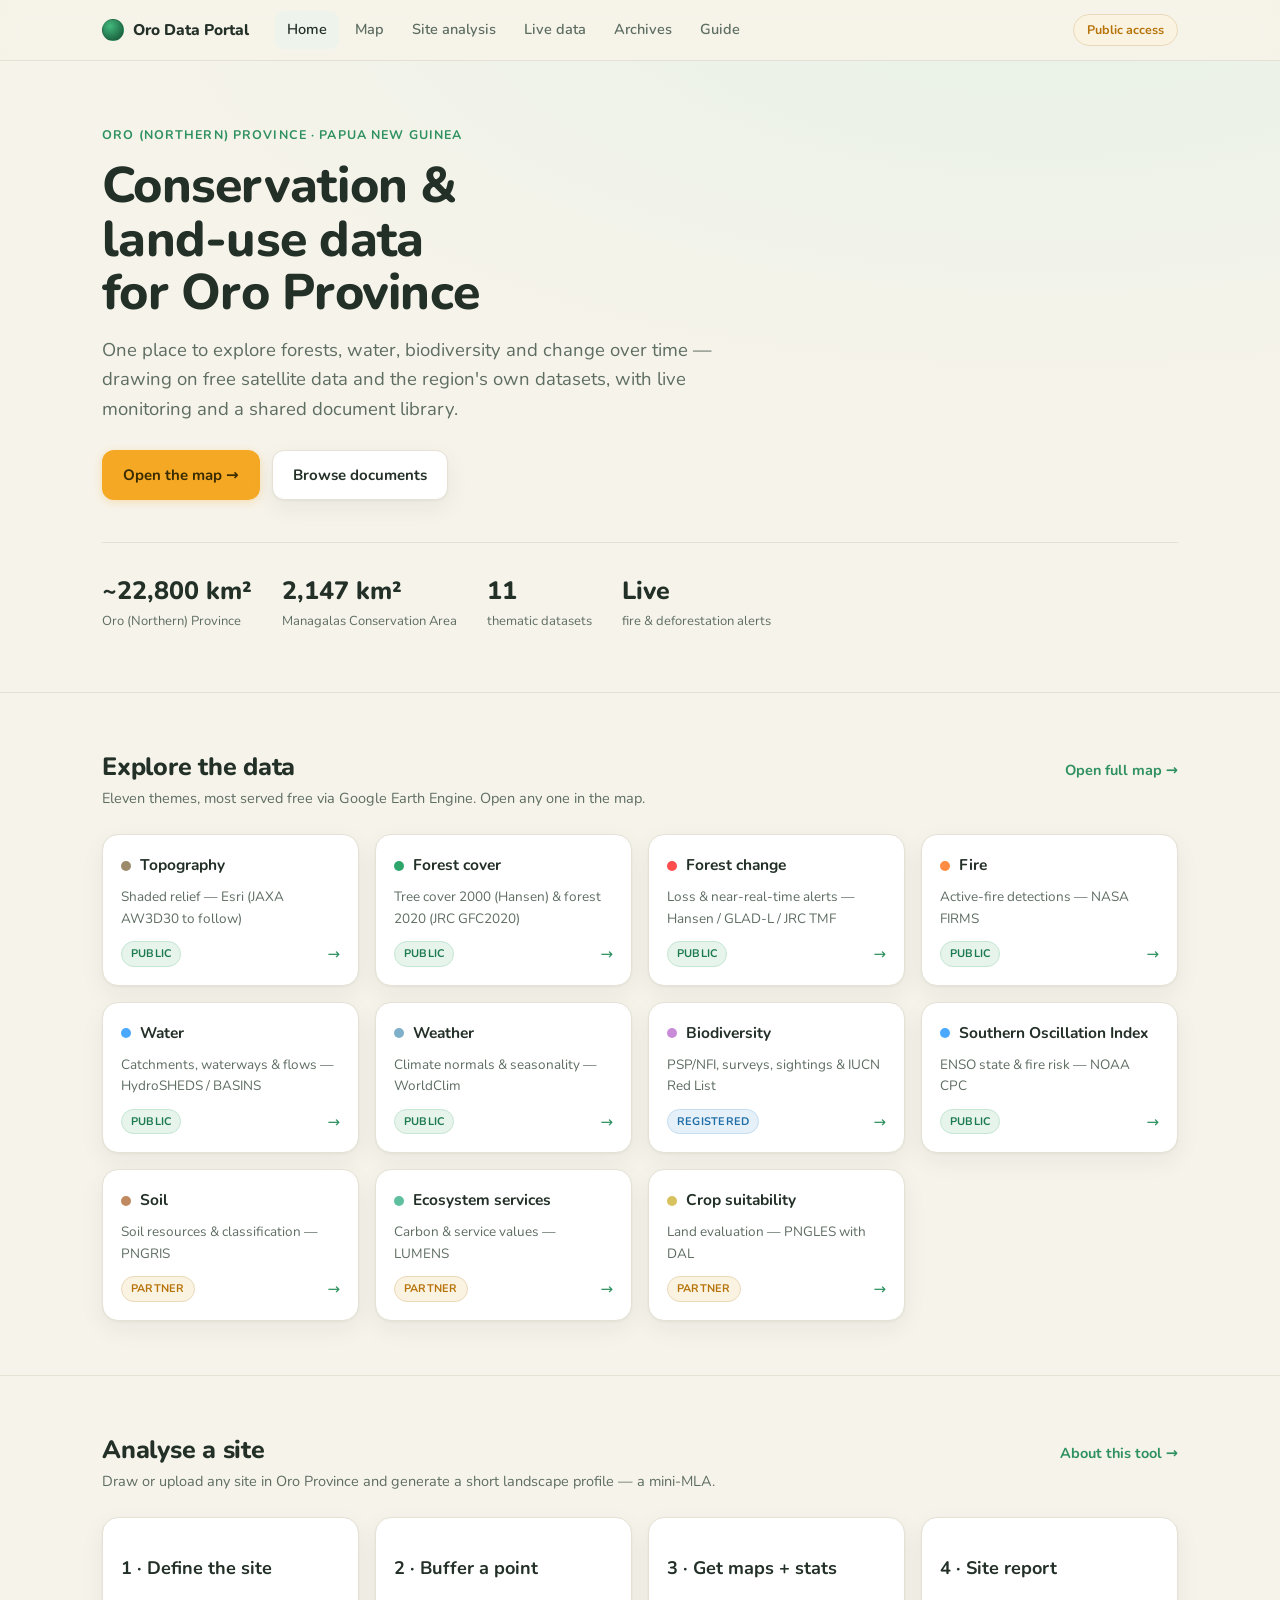
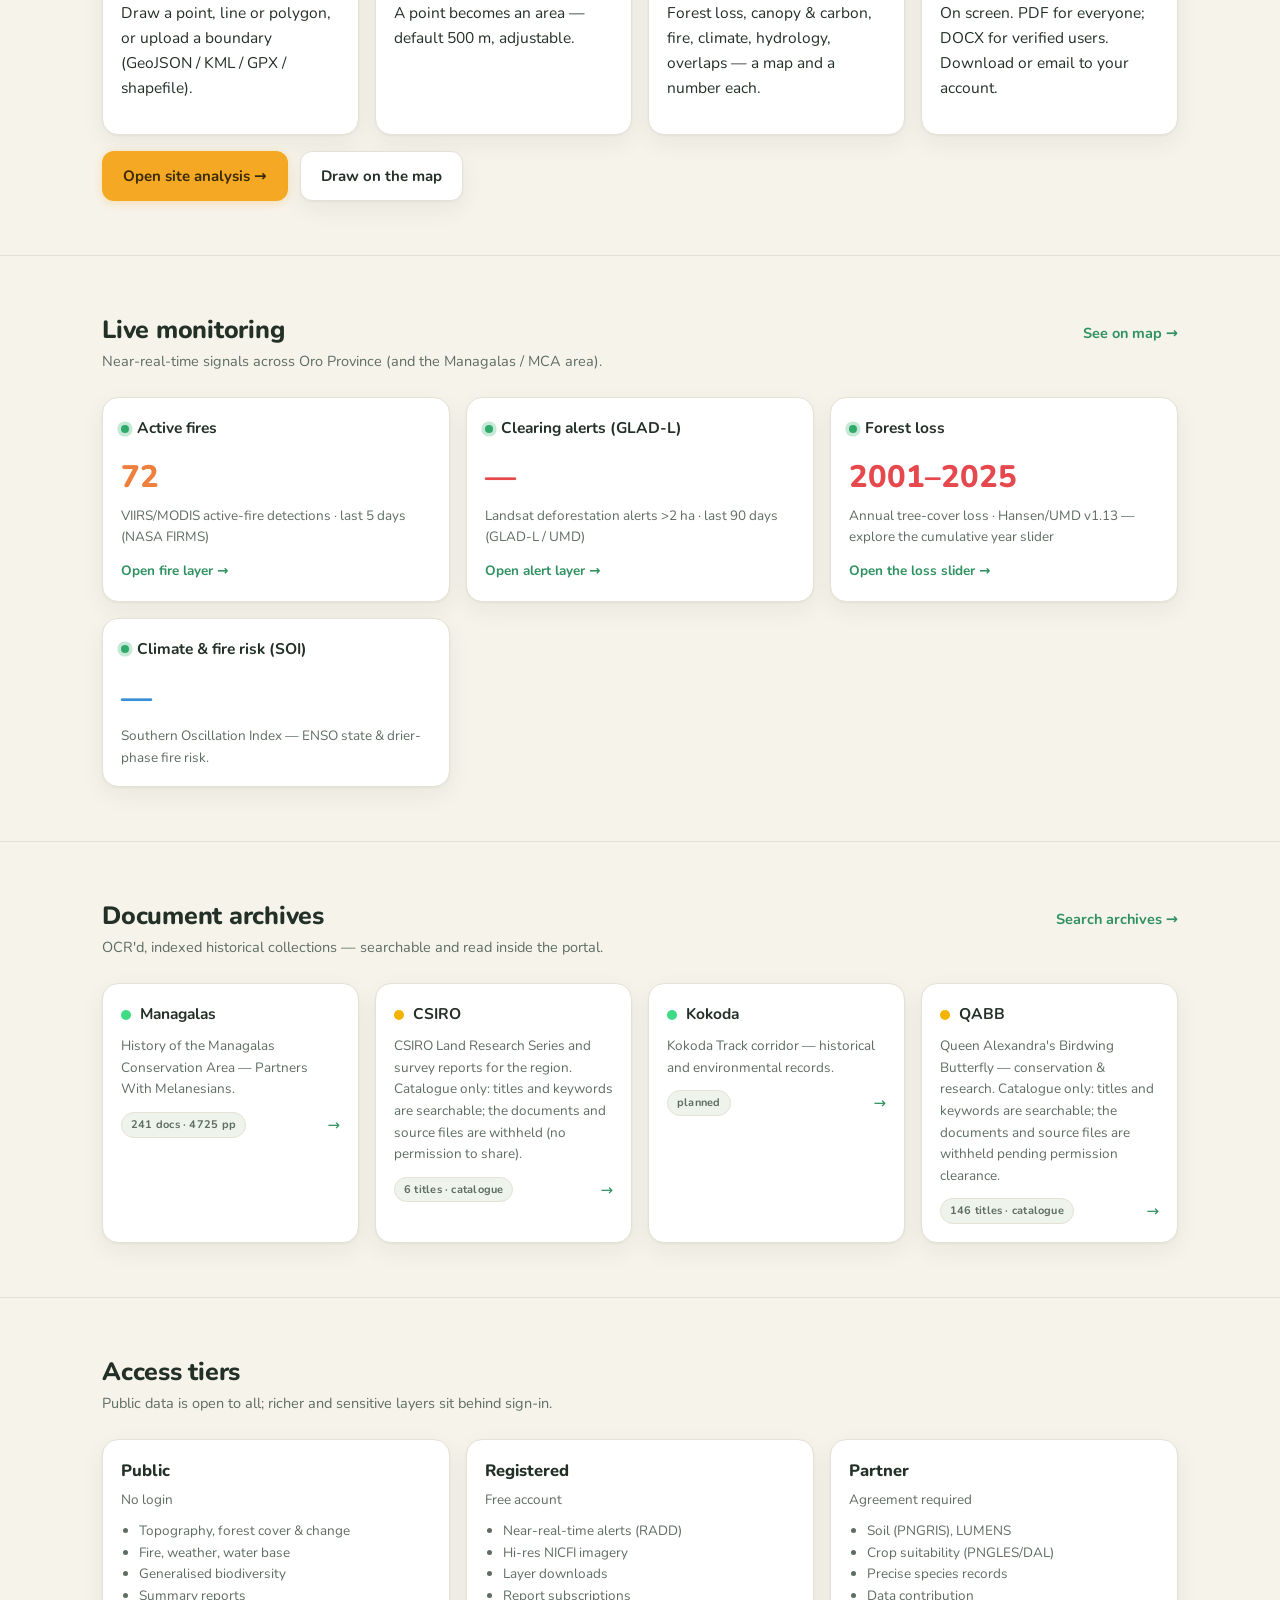
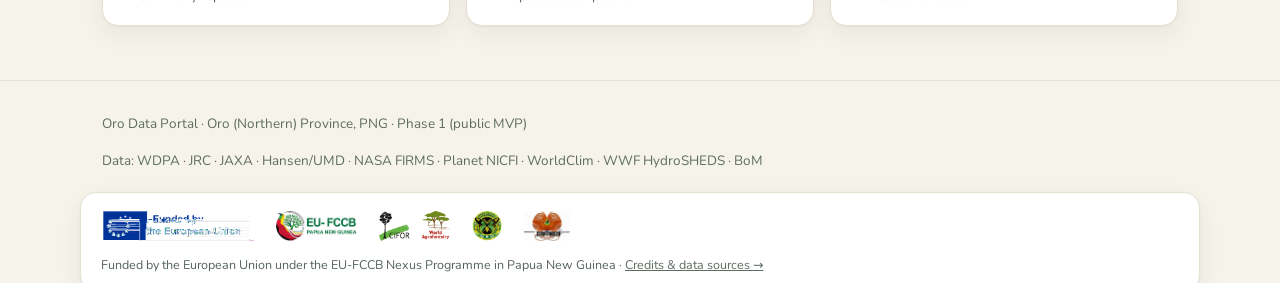
<file: index.html>
<!doctype html>
<html lang="en">
<head>
  <meta charset="utf-8" />
  <meta http-equiv="refresh" content="0; url=app/index.html" />
  <link rel="canonical" href="app/index.html" />
  <title>Oro Data Portal</title>
</head>
<body>
  <p>Redirecting to the <a href="app/index.html">Oro Data Portal</a>…</p>
</body>
</html>
</file>
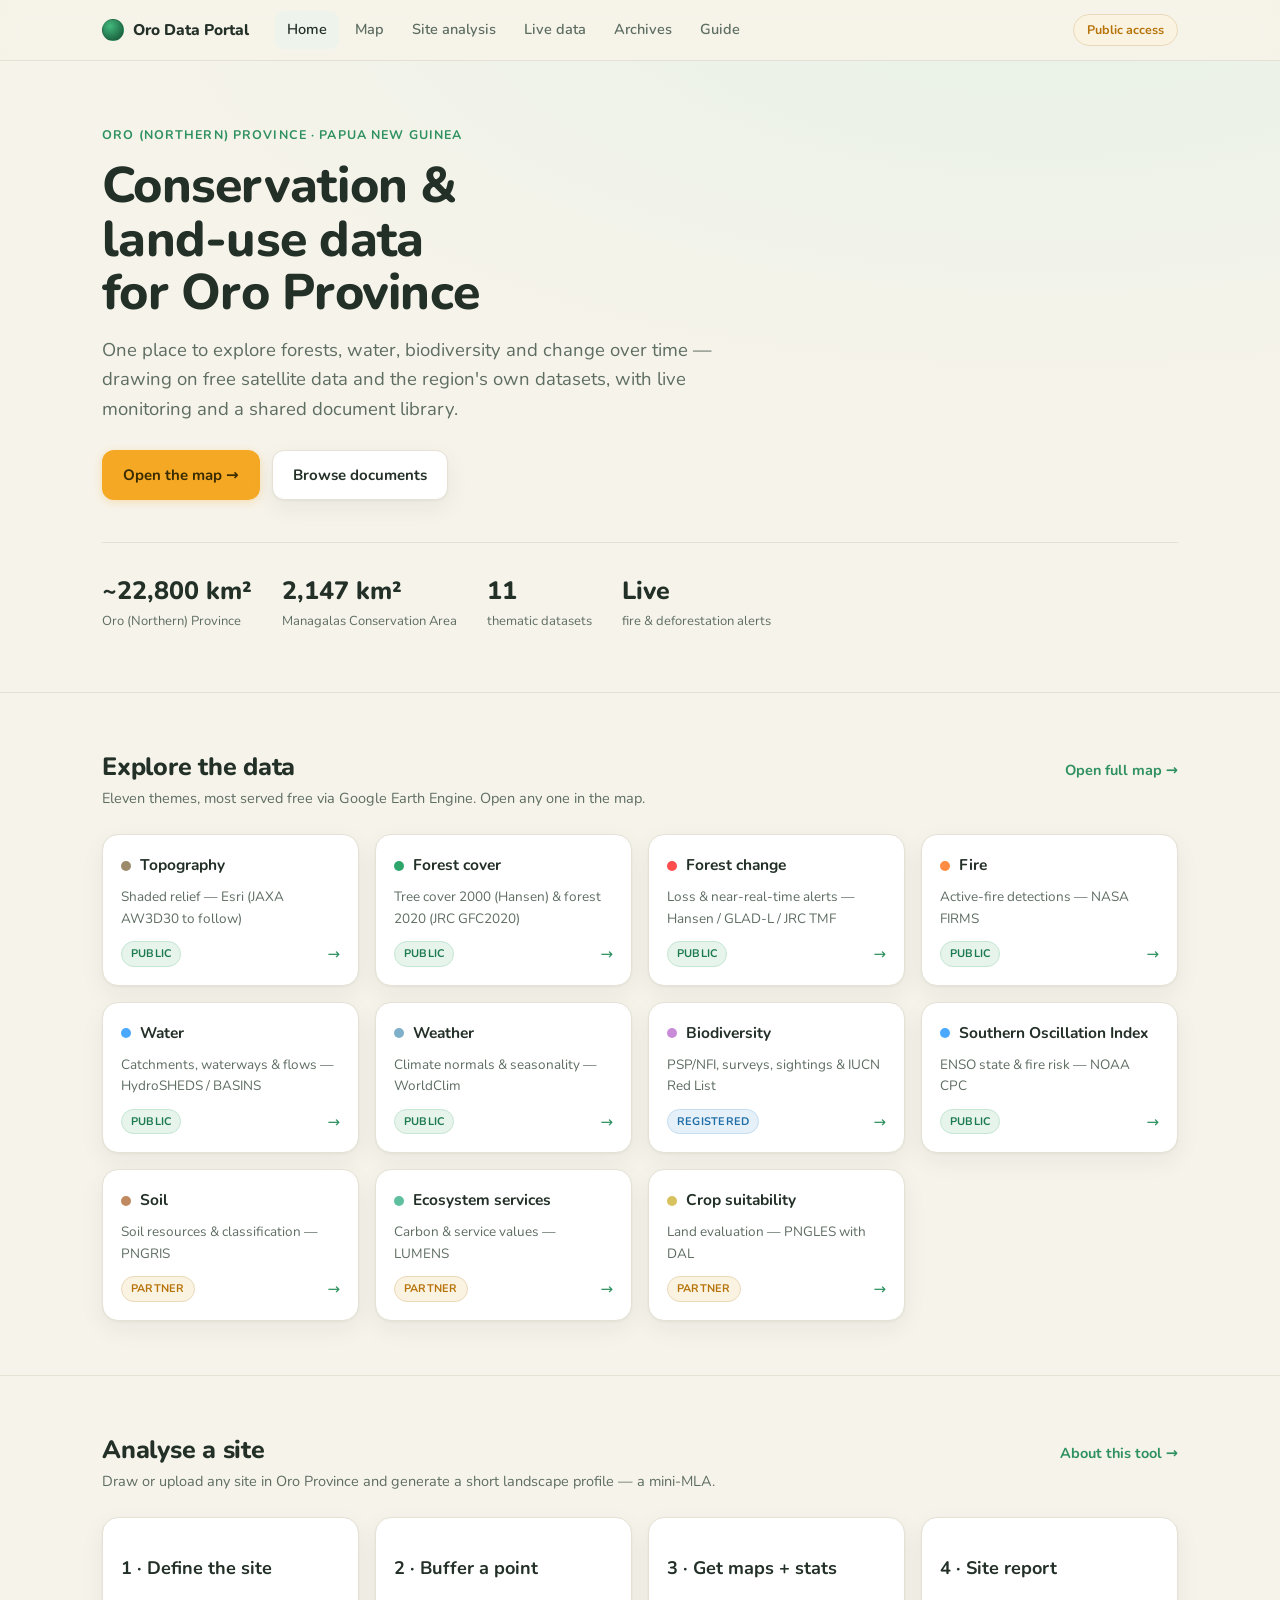
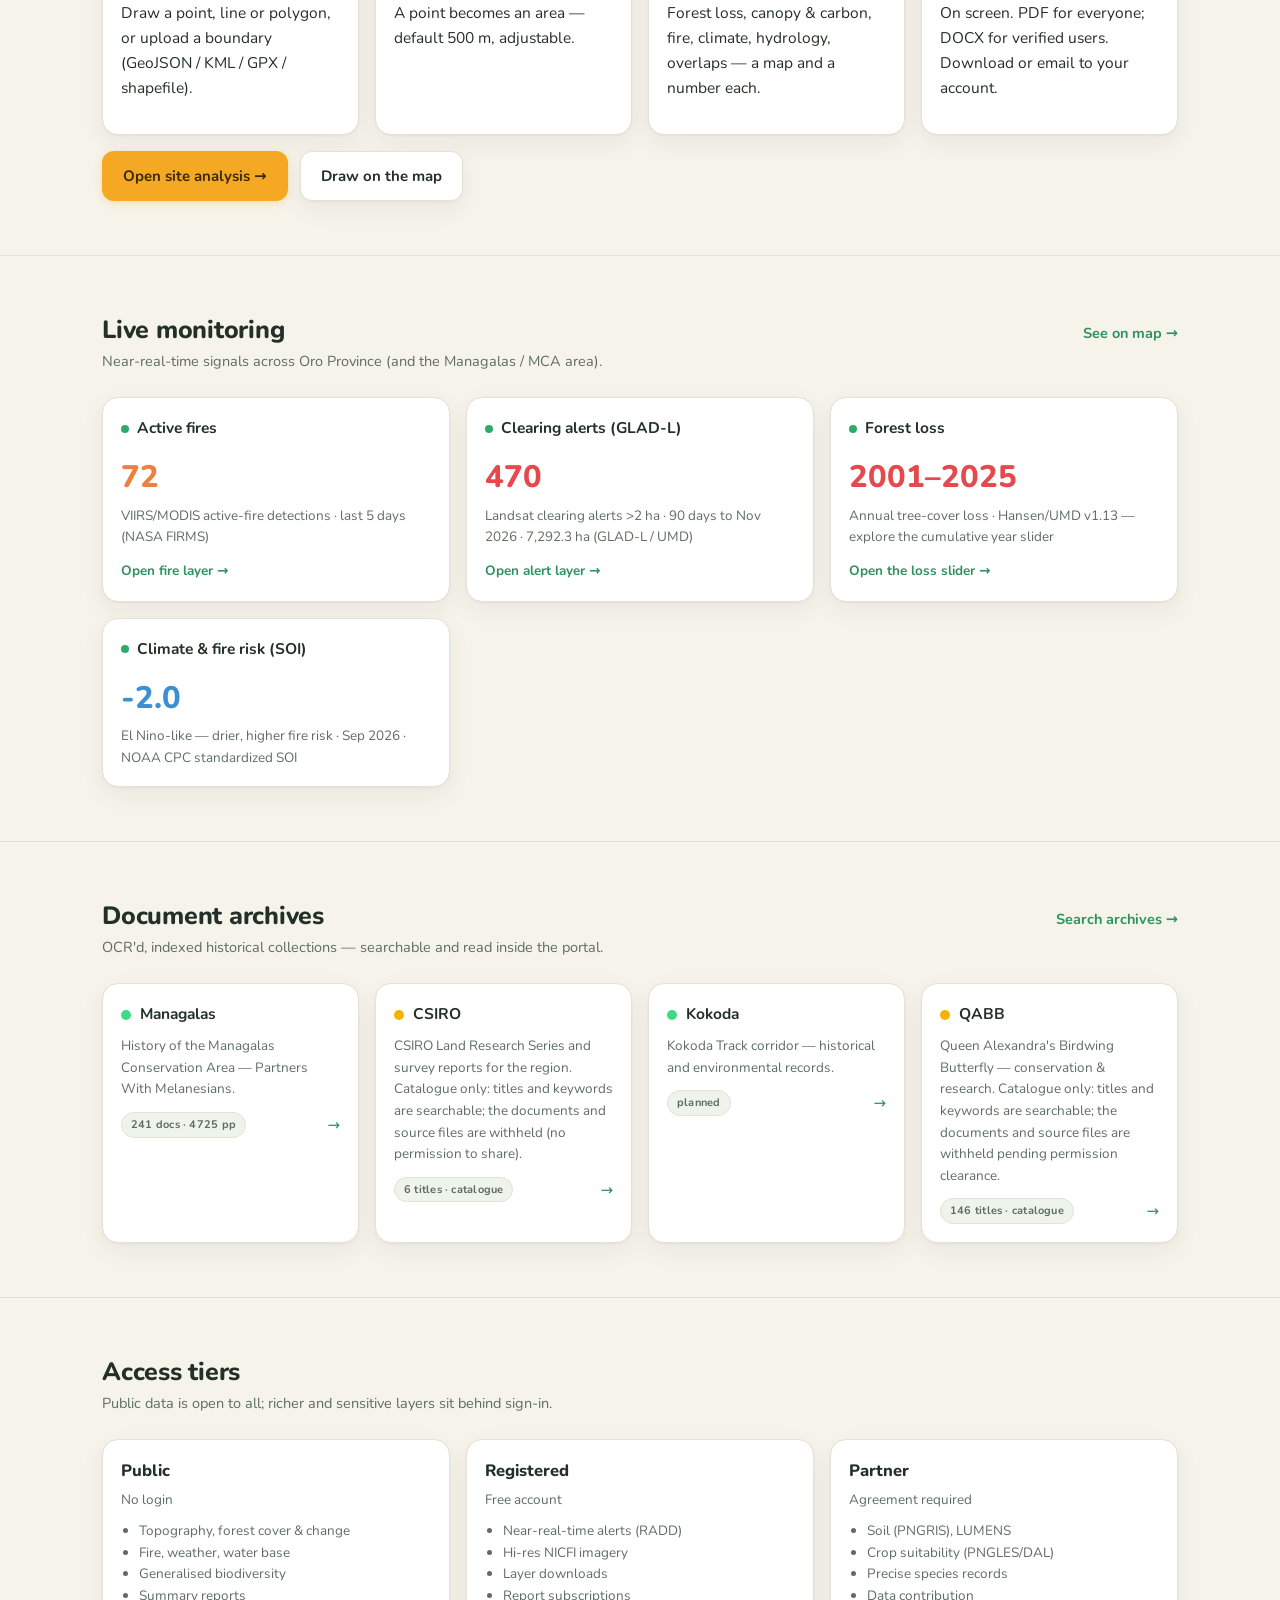
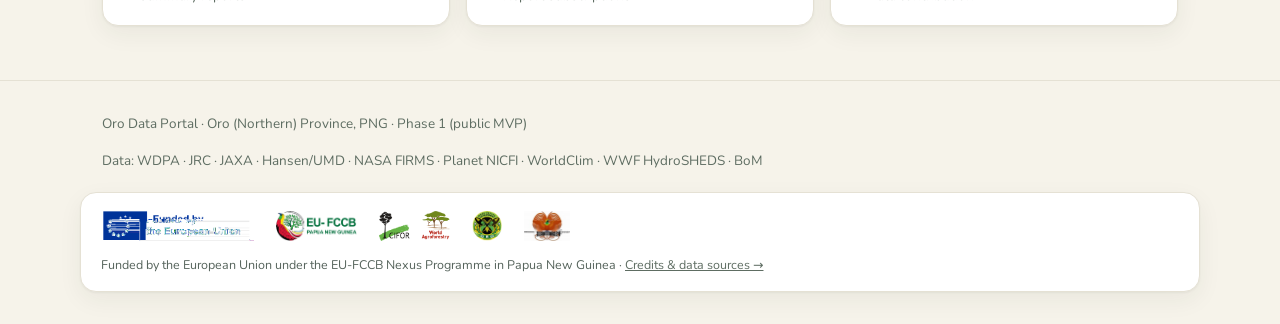
<file: app/index.html>
<!doctype html>
<html lang="en">
<head>
  <meta charset="utf-8" />
  <meta name="viewport" content="width=device-width, initial-scale=1" />
  <link rel="icon" href="img/favicon.svg" type="image/svg+xml" />
  <title>Oro Data Portal — Oro (Northern) Province, PNG</title>
  <meta name="description" content="Land use and conservation data for Oro (Northern) Province, Papua New Guinea: interactive maps, live monitoring, site analysis, and a document library." />
  <link rel="stylesheet" href="css/site.css" />
  <script src="js/cf-analytics.js"></script>
  <script src="js/credits.js"></script>
</head>
<body>
  <!-- NAV -->
  <div class="nav">
    <div class="wrap row">
      <a class="brand" href="index.html"><span class="globe"></span> Oro Data Portal</a>
      <nav class="links">
        <a href="index.html" class="active">Home</a>
        <a href="map.html">Map</a>
        <a href="site.html">Site analysis</a>
        <a href="index.html#live">Live data</a>
        <a href="library.html">Archives</a>
        <a href="guide.html">Guide</a>
      </nav>
      <span class="spacer"></span>
      <a class="tier-chip" href="index.html#access">Public access</a>
    </div>
  </div>

  <!-- HERO -->
  <header class="hero">
    <div class="wrap">
      <div class="eyebrow">Oro (Northern) Province · Papua New Guinea</div>
      <h1>Conservation &amp; land-use data for Oro Province</h1>
      <p class="lede">One place to explore forests, water, biodiversity and change over time —
        drawing on free satellite data and the region's own datasets, with live monitoring
        and a shared document library.</p>
      <div class="cta-row">
        <a class="btn primary" href="map.html">Open the map →</a>
        <a class="btn ghost" href="library.html">Browse documents</a>
      </div>
      <div class="statbar">
        <div class="s"><div class="n">~22,800 km²</div><div class="l">Oro (Northern) Province</div></div>
        <div class="s"><div class="n">2,147 km²</div><div class="l">Managalas Conservation Area</div></div>
        <div class="s"><div class="n">11</div><div class="l">thematic datasets</div></div>
        <div class="s"><div class="n">Live</div><div class="l">fire &amp; deforestation alerts</div></div>
      </div>
    </div>
  </header>

  <!-- DATASETS -->
  <section class="blk" id="data">
    <div class="wrap">
      <div class="sec-h">
        <div><h2>Explore the data</h2><p>Eleven themes, most served free via Google Earth Engine. Open any one in the map.</p></div>
        <a class="more" href="map.html">Open full map →</a>
      </div>
      <div class="cards" id="datasetCards"></div>
    </div>
  </section>

  <!-- SITE ANALYSIS -->
  <section class="blk" id="site">
    <div class="wrap">
      <div class="sec-h">
        <div><h2>Analyse a site</h2>
          <p>Draw or upload any site in Oro Province and generate a short landscape profile — a mini-MLA.</p></div>
        <a class="more" href="site.html">About this tool →</a>
      </div>
      <div class="cards">
        <div class="card"><h3>1 · Define the site</h3><p>Draw a point, line or polygon, or upload a boundary (GeoJSON / KML / GPX / shapefile).</p></div>
        <div class="card"><h3>2 · Buffer a point</h3><p>A point becomes an area — default 500 m, adjustable.</p></div>
        <div class="card"><h3>3 · Get maps + stats</h3><p>Forest loss, canopy &amp; carbon, fire, climate, hydrology, overlaps — a map and a number each.</p></div>
        <div class="card"><h3>4 · Site report</h3><p>On screen. PDF for everyone; DOCX for verified users. Download or email to your account.</p></div>
      </div>
      <div class="cta-row" style="margin-top:16px">
        <a class="btn primary" href="site.html">Open site analysis →</a>
        <a class="btn ghost" href="map.html">Draw on the map</a>
      </div>
    </div>
  </section>

  <!-- LIVE -->
  <section class="blk" id="live">
    <div class="wrap">
      <div class="sec-h">
        <div><h2>Live monitoring</h2><p>Near-real-time signals across Oro Province (and the Managalas / MCA area).</p></div>
        <a class="more" href="map.html">See on map →</a>
      </div>
      <div class="live-cards">
        <div class="live-card">
          <div class="lh"><span class="blip"></span> Active fires</div>
          <div class="big" style="color:var(--fire)" id="fireBig">—</div>
          <div class="sub" id="fireSub">VIIRS/MODIS active-fire detections (NASA FIRMS)</div>
          <a class="lnk" href="map.html">Open fire layer →</a>
        </div>
        <div class="live-card">
          <div class="lh"><span class="blip"></span> Clearing alerts (GLAD-L)</div>
          <div class="big" style="color:var(--loss)" id="gladBig">—</div>
          <div class="sub" id="gladSub">Landsat deforestation alerts &gt;2 ha · last 90 days (GLAD-L / UMD)</div>
          <a class="lnk" href="map.html">Open alert layer →</a>
        </div>
        <div class="live-card">
          <div class="lh"><span class="blip"></span> Forest loss</div>
          <div class="big" style="color:var(--loss)">2001–2025</div>
          <div class="sub">Annual tree-cover loss · Hansen/UMD v1.13 — explore the cumulative year slider</div>
          <a class="lnk" href="map.html">Open the loss slider →</a>
        </div>
        <div class="live-card">
          <div class="lh"><span class="blip"></span> Climate &amp; fire risk (SOI)</div>
          <div class="big" style="color:var(--water)" id="soiBig">—</div>
          <div class="sub" id="soiSub">Southern Oscillation Index — ENSO state &amp; drier-phase fire risk.</div>
        </div>
      </div>
    </div>
  </section>

  <!-- ARCHIVES -->
  <section class="blk" id="docs">
    <div class="wrap">
      <div class="sec-h">
        <div><h2>Document archives</h2><p>OCR'd, indexed historical collections — searchable and read inside the portal.</p></div>
        <a class="more" href="library.html">Search archives →</a>
      </div>
      <div class="cards" id="archiveCards"></div>
    </div>
  </section>

  <!-- ACCESS -->
  <section class="blk" id="access">
    <div class="wrap">
      <div class="sec-h"><div><h2>Access tiers</h2><p>Public data is open to all; richer and sensitive layers sit behind sign-in.</p></div></div>
      <div class="tiers-grid">
        <div class="tier-box"><h3>Public</h3><div class="who">No login</div>
          <ul><li>Topography, forest cover &amp; change</li><li>Fire, weather, water base</li><li>Generalised biodiversity</li><li>Summary reports</li></ul></div>
        <div class="tier-box"><h3>Registered</h3><div class="who">Free account</div>
          <ul><li>Near-real-time alerts (RADD)</li><li>Hi-res NICFI imagery</li><li>Layer downloads</li><li>Report subscriptions</li></ul></div>
        <div class="tier-box"><h3>Partner</h3><div class="who">Agreement required</div>
          <ul><li>Soil (PNGRIS), LUMENS</li><li>Crop suitability (PNGLES/DAL)</li><li>Precise species records</li><li>Data contribution</li></ul></div>
      </div>
    </div>
  </section>

  <footer class="site">
    <div class="wrap row">
      <div>Oro Data Portal · Oro (Northern) Province, PNG · Phase 1 (public MVP)</div>
      <div>Data: WDPA · JRC · JAXA · Hansen/UMD · NASA FIRMS · Planet NICFI · WorldClim · WWF HydroSHEDS · BoM</div>
    </div>
    <div class="wrap site-credits" id="siteCredits" data-set="full"></div>
  </footer>

  <script src="js/archives.js"></script>
  <script src="js/home.js"></script>
</body>
</html>
</file>
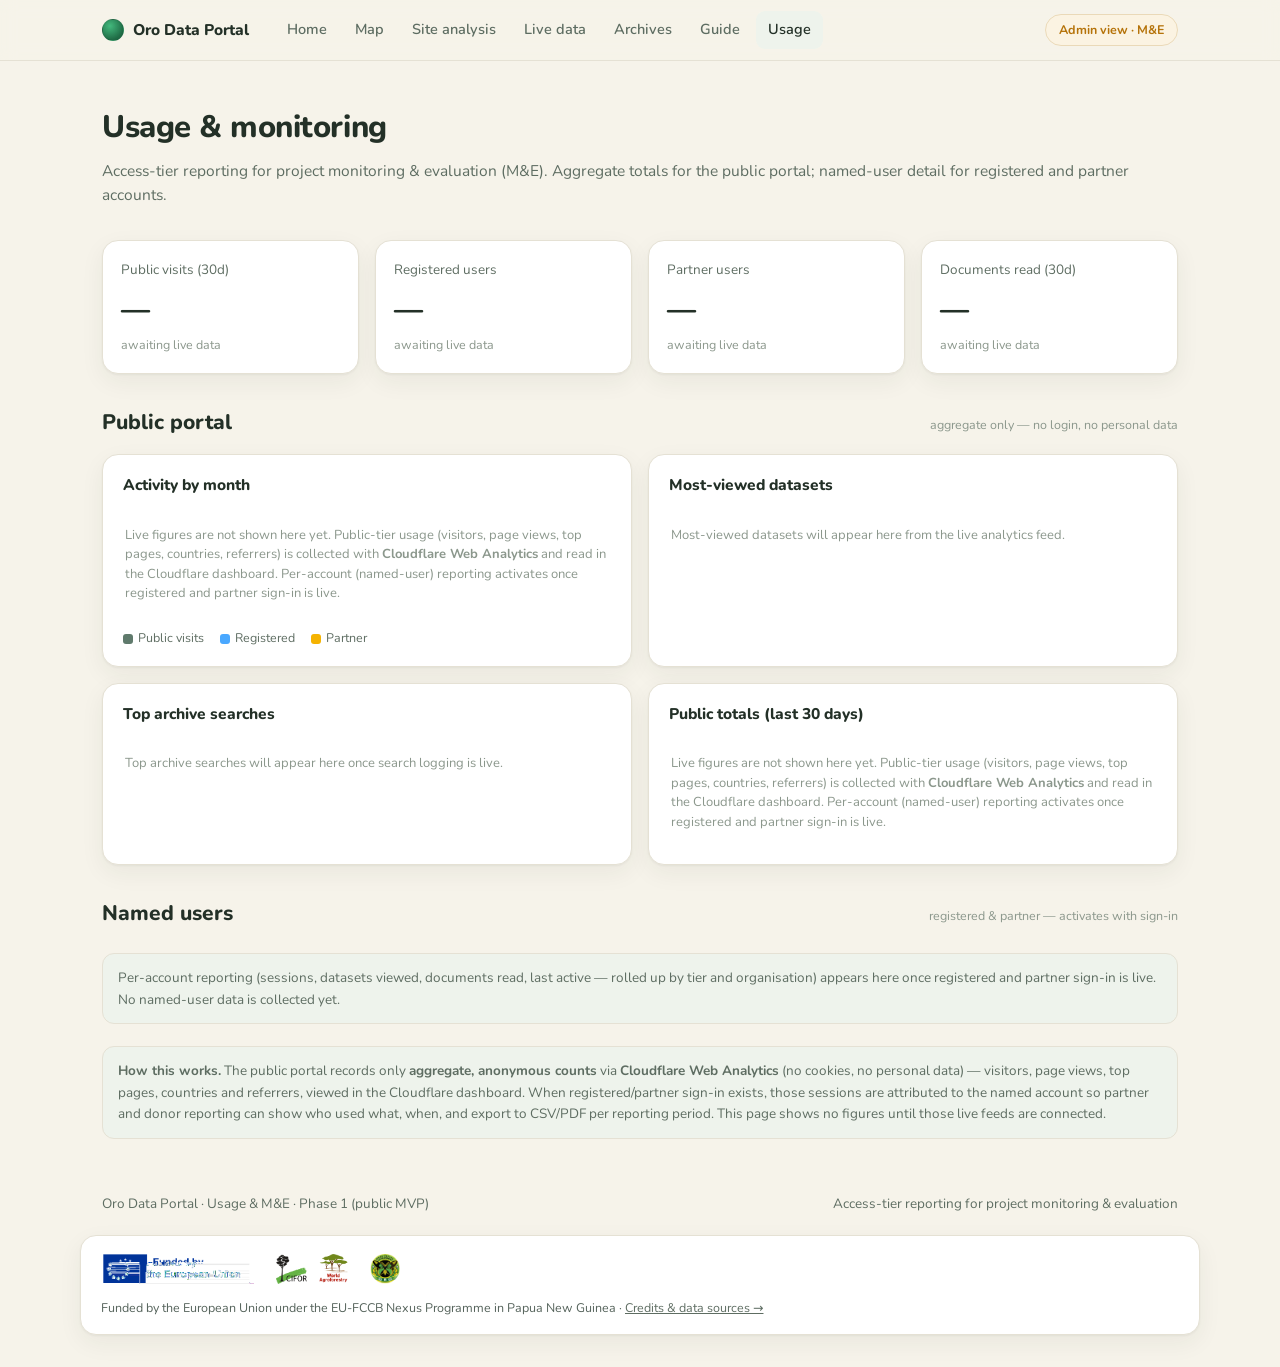
<file: app/analytics.html>
<!doctype html>
<html lang="en">
<head>
  <meta charset="utf-8" />
  <meta name="viewport" content="width=device-width, initial-scale=1" />
  <link rel="icon" href="img/favicon.svg" type="image/svg+xml" />
  <title>Usage &amp; M&amp;E — Oro Data Portal</title>
  <meta name="description" content="Portal usage by access tier for monitoring and evaluation reporting: aggregate public totals and detailed named-user activity." />
  <link rel="stylesheet" href="css/site.css" />
  <script src="js/cf-analytics.js"></script>
  <script src="js/credits.js"></script>
</head>
<body>
  <div class="nav">
    <div class="wrap row">
      <a class="brand" href="index.html"><span class="globe"></span> Oro Data Portal</a>
      <nav class="links">
        <a href="index.html">Home</a>
        <a href="map.html">Map</a>
        <a href="site.html">Site analysis</a>
        <a href="index.html#live">Live data</a>
        <a href="library.html">Archives</a>
        <a href="guide.html">Guide</a>
        <a href="analytics.html" class="active">Usage</a>
      </nav>
      <span class="spacer"></span>
      <a class="tier-chip" href="index.html#access">Admin view · M&amp;E</a>
    </div>
  </div>

  <div class="wrap">
    <div class="an-head">
      <h1>Usage &amp; monitoring</h1>
      <p>Access-tier reporting for project monitoring &amp; evaluation (M&amp;E). Aggregate totals for the
        public portal; named-user detail for registered and partner accounts.</p>
    </div>

    <div class="kpis" id="kpis"></div>

    <div class="panel-h"><h2>Public portal</h2><span class="hint">aggregate only — no login, no personal data</span></div>
    <div class="grid2">
      <div class="card-p"><h3>Activity by month</h3><div id="monthChart"></div>
        <div class="legend">
          <span><span class="sw" style="background:#5f7a6c"></span>Public visits</span>
          <span><span class="sw" style="background:#4aa8ff"></span>Registered</span>
          <span><span class="sw" style="background:#f5b301"></span>Partner</span>
        </div>
      </div>
      <div class="card-p"><h3>Most-viewed datasets</h3><div id="datasetBars"></div></div>
    </div>

    <div class="grid2" style="margin-top:16px">
      <div class="card-p"><h3>Top archive searches</h3><div id="searchBars"></div></div>
      <div class="card-p"><h3>Public totals (last 30 days)</h3><div id="pubTotals"></div></div>
    </div>

    <div class="panel-h"><h2>Named users</h2><span class="hint">registered &amp; partner — activates with sign-in</span></div>
    <div class="mnote">
      Per-account reporting (sessions, datasets viewed, documents read, last active — rolled up by tier and
      organisation) appears here once registered and partner sign-in is live. No named-user data is collected yet.
    </div>

    <div class="mnote">
      <b>How this works.</b> The public portal records only <b>aggregate, anonymous counts</b> via
      <b>Cloudflare Web Analytics</b> (no cookies, no personal data) — visitors, page views, top pages, countries
      and referrers, viewed in the Cloudflare dashboard. When registered/partner sign-in exists, those sessions are
      attributed to the named account so partner and donor reporting can show who used what, when, and export to
      CSV/PDF per reporting period. This page shows no figures until those live feeds are connected.
    </div>
  </div>

  <footer class="site">
    <div class="wrap row">
      <div>Oro Data Portal · Usage &amp; M&amp;E · Phase 1 (public MVP)</div>
      <div>Access-tier reporting for project monitoring &amp; evaluation</div>
    </div>
    <div class="wrap site-credits" id="siteCredits"></div>
  </footer>

  <script src="js/analytics.js"></script>
</body>
</html>
</file>
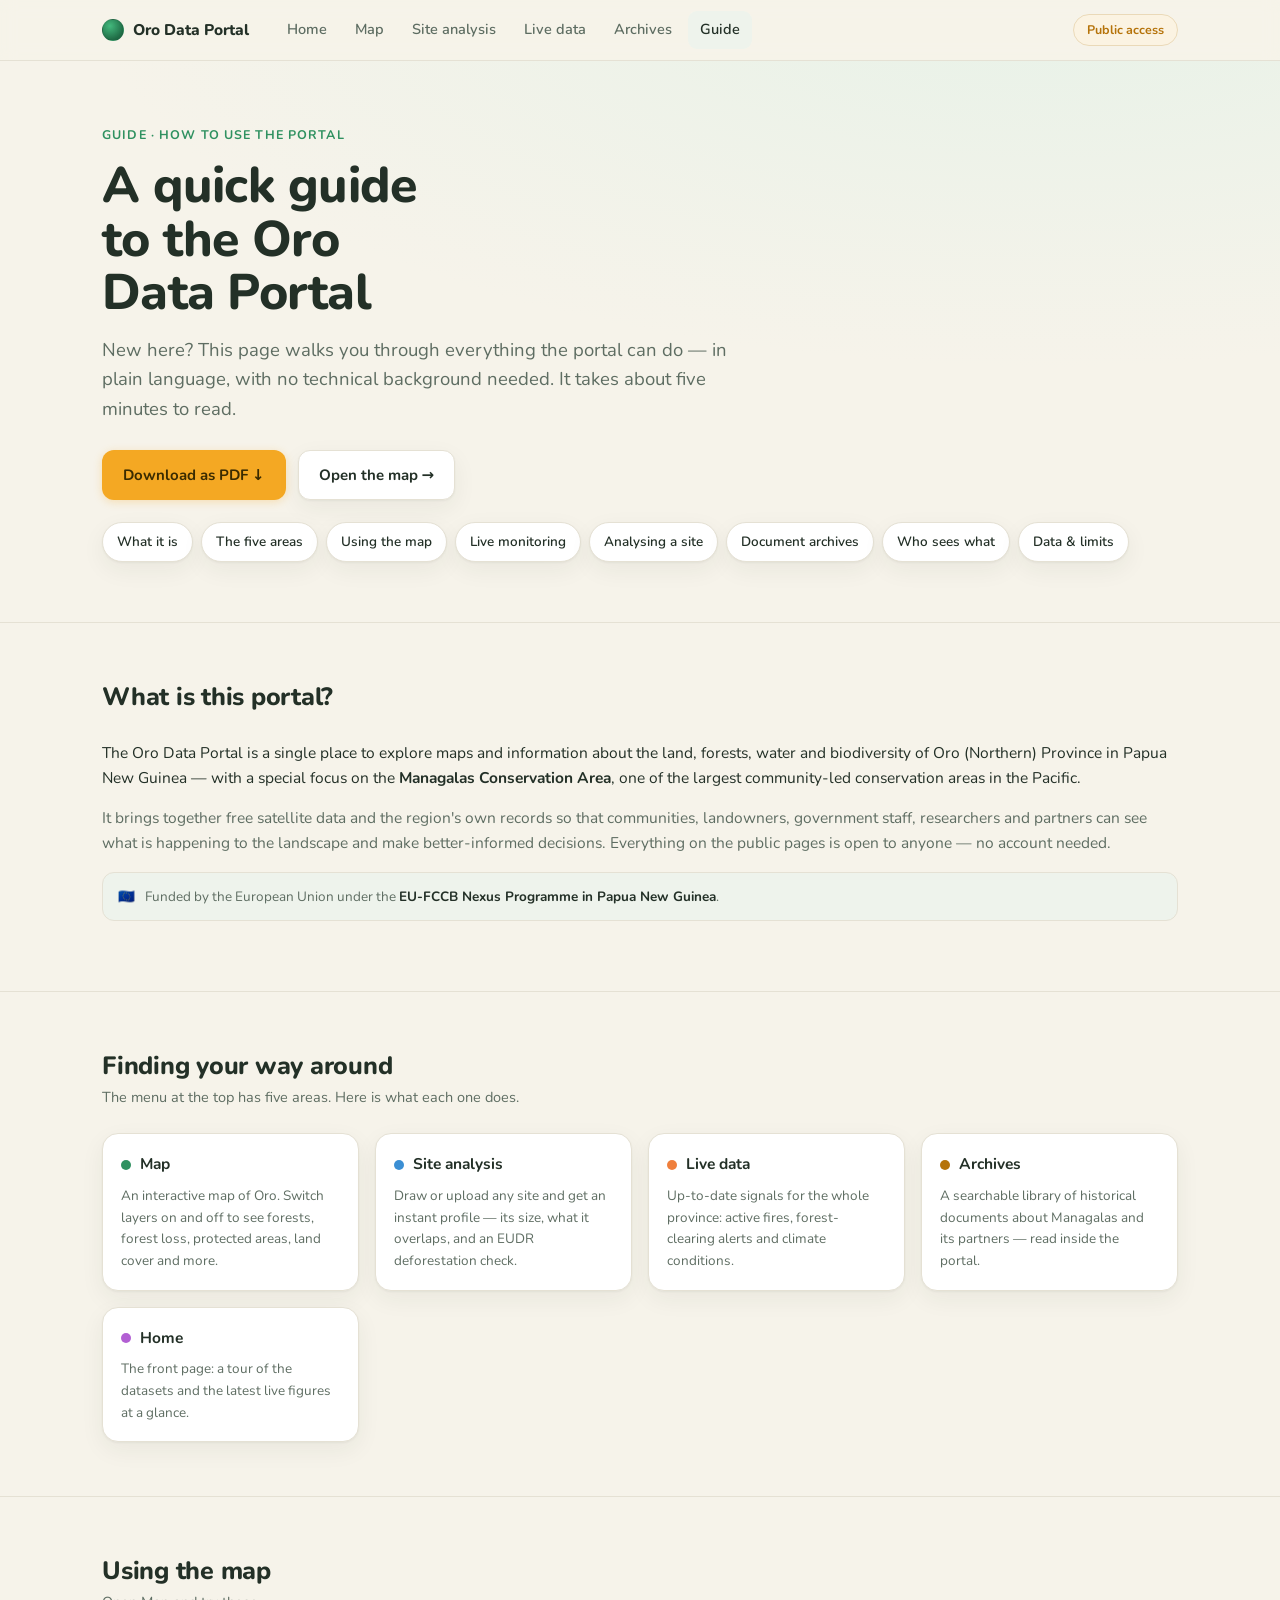
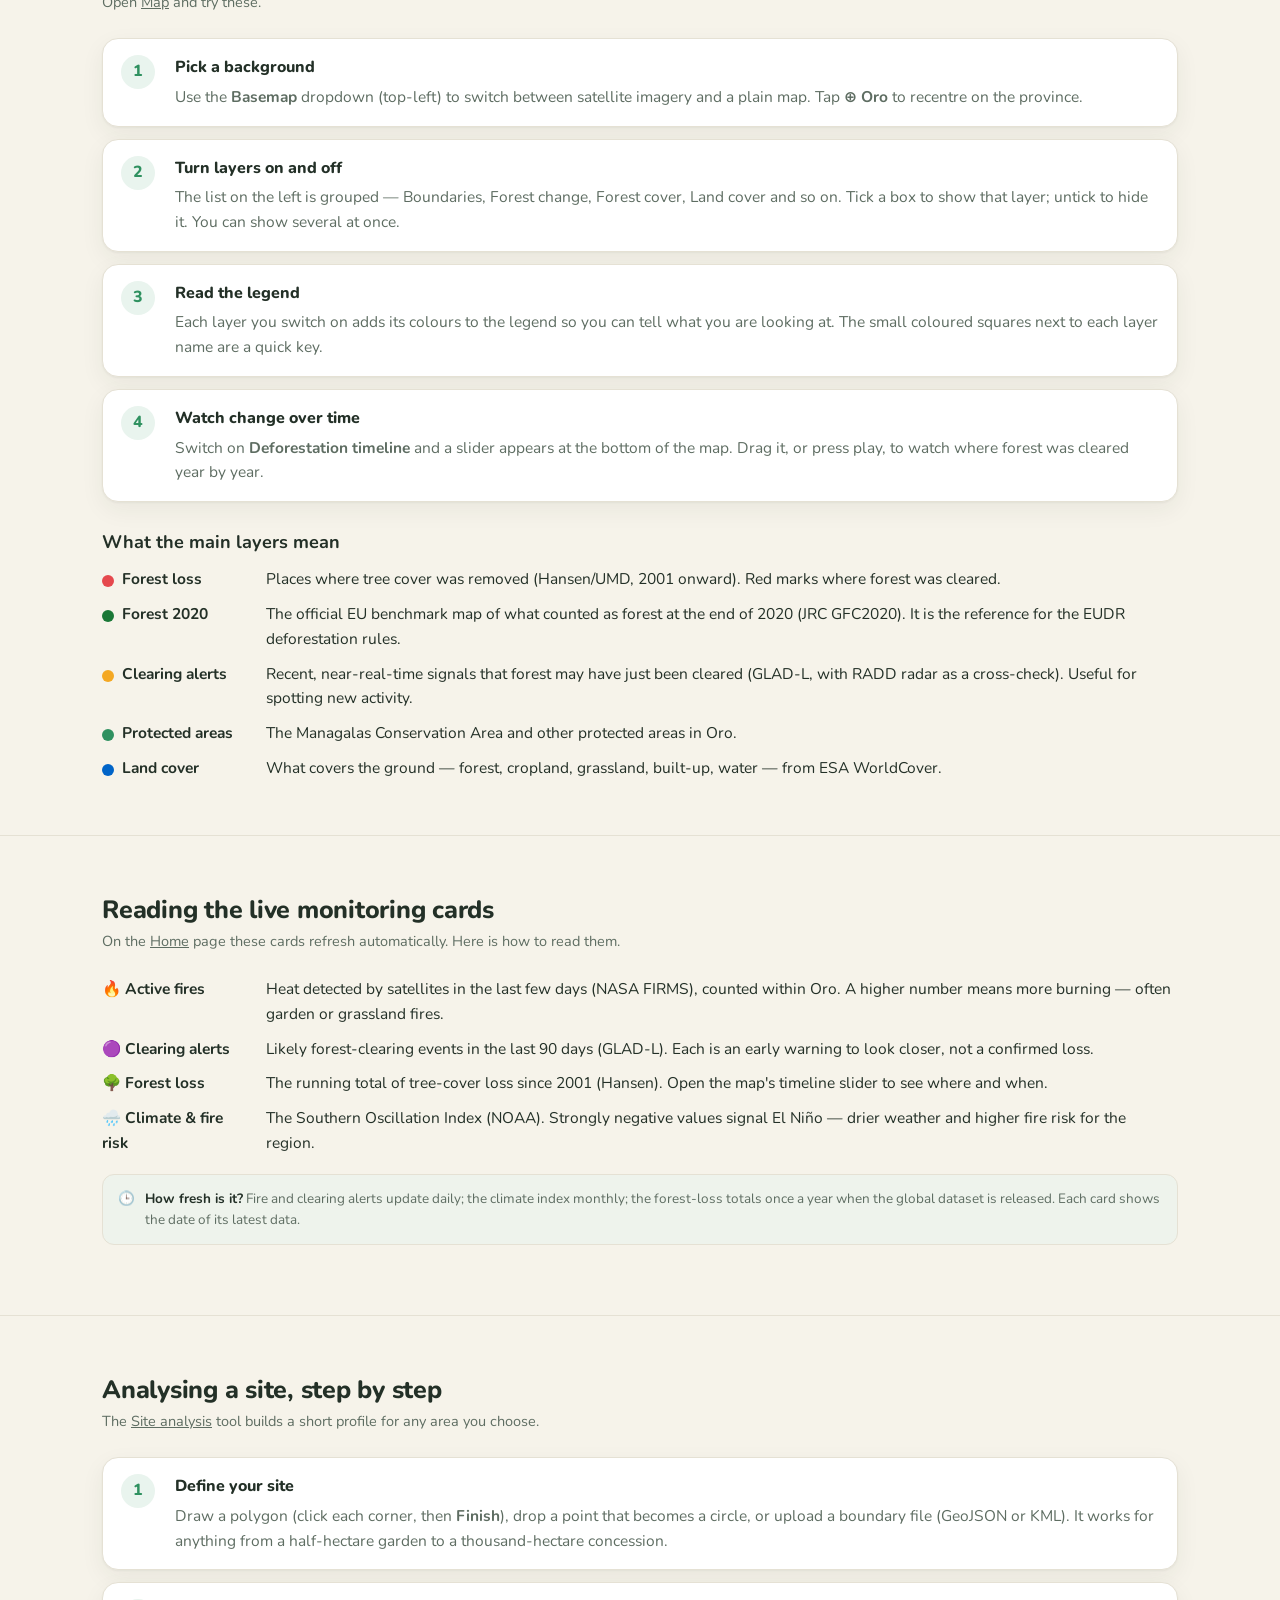
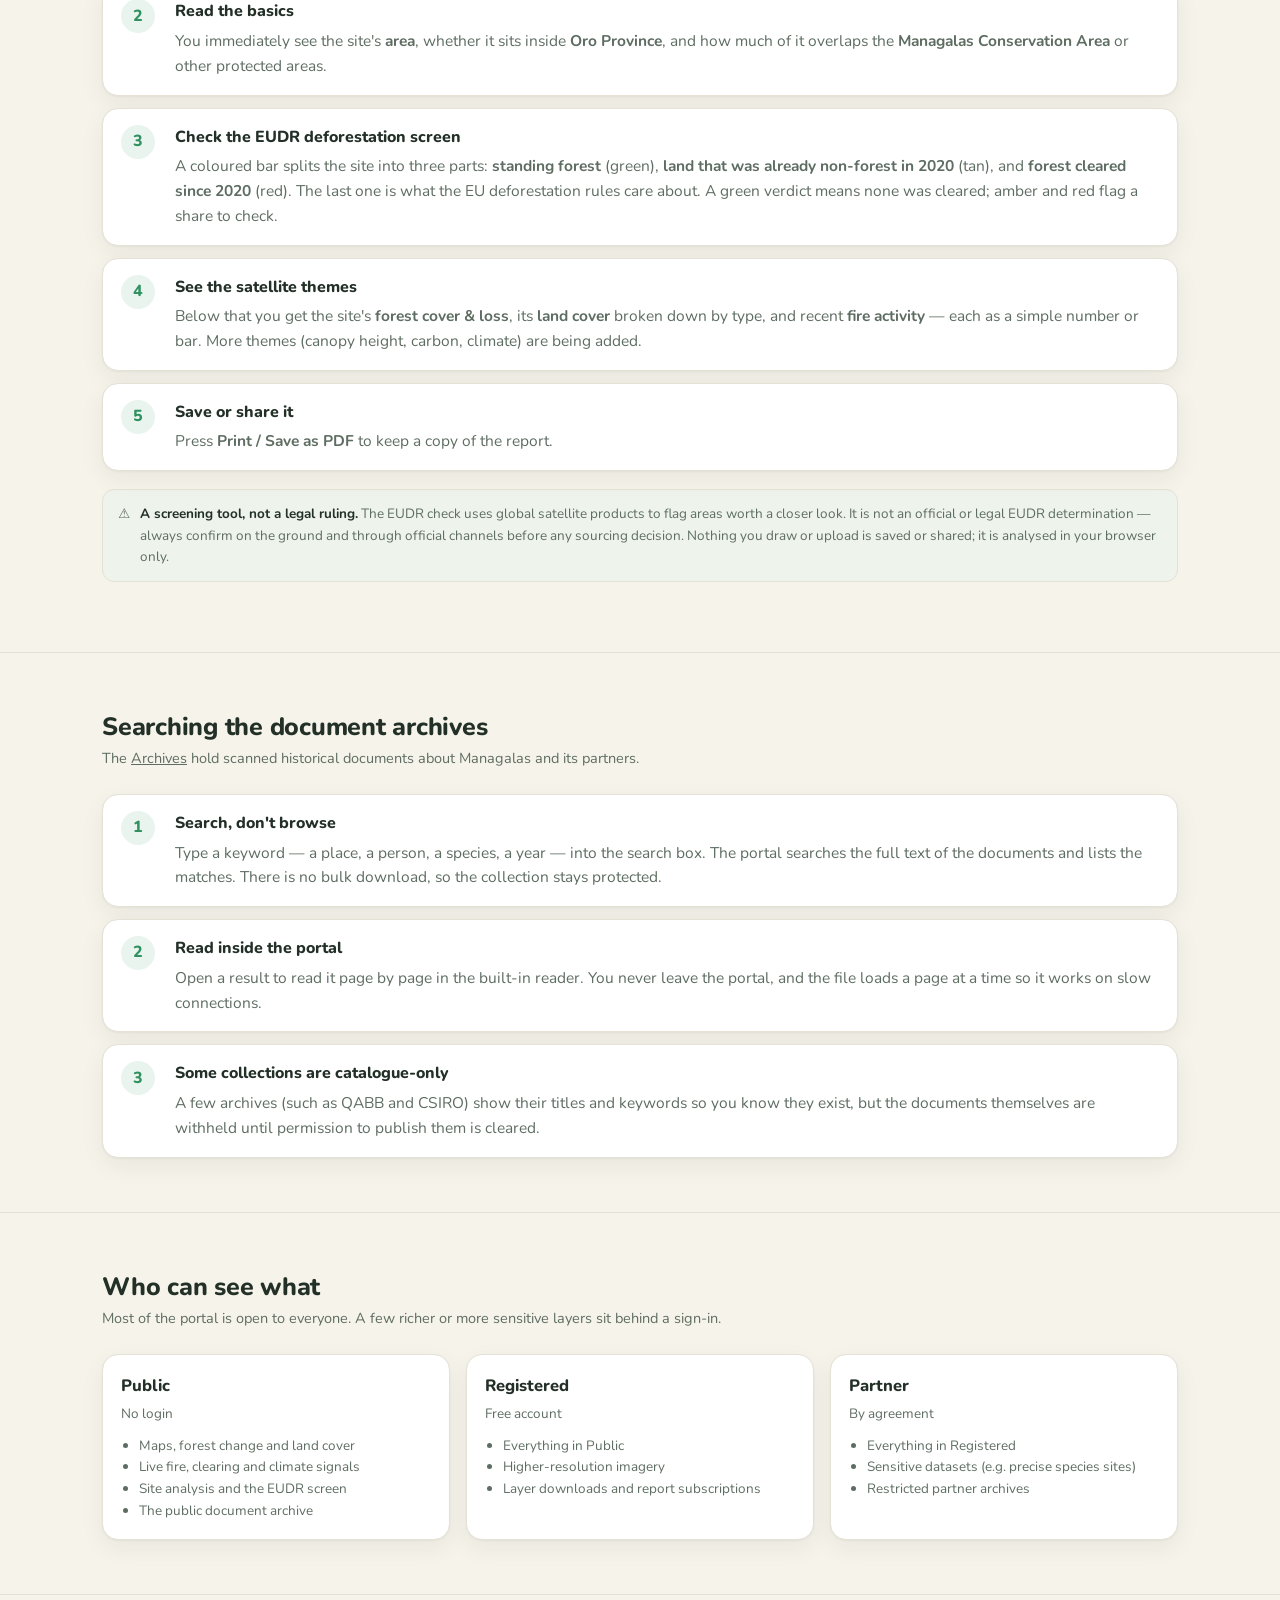
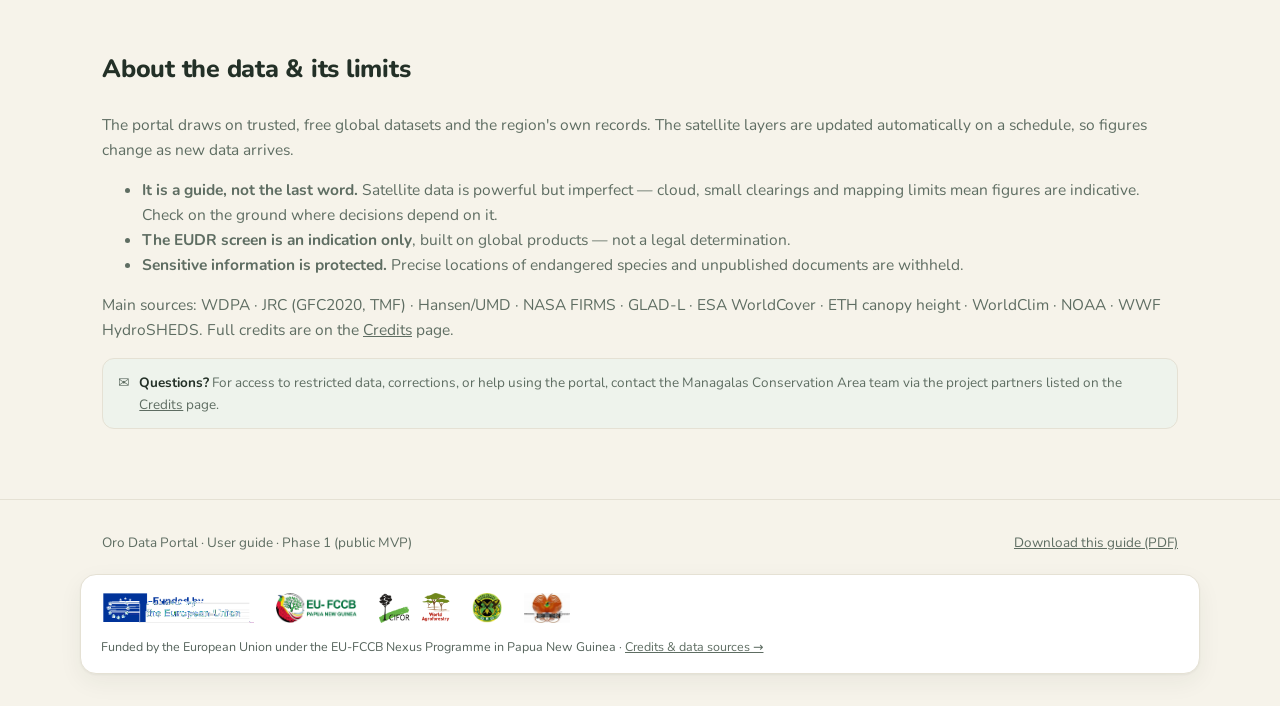
<file: app/guide.html>
<!doctype html>
<html lang="en">
<head>
  <meta charset="utf-8" />
  <meta name="viewport" content="width=device-width, initial-scale=1" />
  <link rel="icon" href="img/favicon.svg" type="image/svg+xml" />
  <title>Guide — Oro Data Portal</title>
  <meta name="description" content="A plain-language guide to the Oro Data Portal: how to use the map, live monitoring, site analysis and the document archives — no technical background needed." />
  <link rel="stylesheet" href="css/site.css" />
  <style>
    .guide-toc { display:flex; flex-wrap:wrap; gap:8px; margin:22px 0 0; }
    .guide-toc a { background:var(--panel); border:1px solid var(--line); color:var(--ink); text-decoration:none;
      font-size:13.5px; font-weight:600; padding:8px 14px; border-radius:999px; box-shadow:var(--shadow); }
    .guide-toc a:hover { border-color:var(--canopy); color:var(--canopy); }
    .gsec h2 { scroll-margin-top:72px; }
    .gsec p, .gsec li { color:var(--muted); }
    .gsec p.lead { color:var(--ink); }
    .steps { display:grid; gap:12px; counter-reset:step; }
    .step { display:grid; grid-template-columns:40px 1fr; gap:14px; align-items:start; background:var(--panel);
      border:1px solid var(--line); border-radius:var(--radius); padding:16px 18px; box-shadow:var(--shadow); }
    .step::before { counter-increment:step; content:counter(step); width:34px; height:34px; border-radius:50%;
      display:grid; place-items:center; background:#e9f4ee; color:var(--canopy); font-weight:800; font-size:16px; }
    .step h4 { margin:0 0 4px; font-size:16px; font-weight:800; }
    .step p { margin:0; }
    .lex { display:grid; gap:10px; }
    .lex .row { display:grid; grid-template-columns:150px 1fr; gap:14px; align-items:start; }
    .lex .row .term { font-weight:700; color:var(--ink); display:flex; align-items:center; gap:8px; }
    .lex .row .dot { width:12px; height:12px; border-radius:50%; flex:none; margin-top:3px; }
    @media (max-width:620px){ .lex .row { grid-template-columns:1fr; gap:2px; } }
    @media print {
      .nav, .guide-hero .cta-row, .no-print { display:none !important; }
      body { font-size:12px; }
      section.blk { padding:16px 0; border-bottom:1px solid #ddd; break-inside:avoid; }
      .step, .card, .tier-box, .protect, .live-card { box-shadow:none; break-inside:avoid; }
      a { color:inherit; text-decoration:none; }
    }
  </style>
  <script src="js/cf-analytics.js"></script>
  <script src="js/credits.js"></script>
</head>
<body>
  <!-- NAV -->
  <div class="nav">
    <div class="wrap row">
      <a class="brand" href="index.html"><span class="globe"></span> Oro Data Portal</a>
      <nav class="links">
        <a href="index.html">Home</a>
        <a href="map.html">Map</a>
        <a href="site.html">Site analysis</a>
        <a href="index.html#live">Live data</a>
        <a href="library.html">Archives</a>
        <a href="guide.html" class="active">Guide</a>
      </nav>
      <span class="spacer"></span>
      <a class="tier-chip" href="index.html#access">Public access</a>
    </div>
  </div>

  <!-- HERO -->
  <header class="hero guide-hero">
    <div class="wrap">
      <div class="eyebrow">Guide · How to use the portal</div>
      <h1>A quick guide to the Oro Data Portal</h1>
      <p class="lede">New here? This page walks you through everything the portal can do — in plain
        language, with no technical background needed. It takes about five minutes to read.</p>
      <div class="cta-row">
        <a class="btn primary" href="Oro-Data-Portal-User-Guide.pdf" download>Download as PDF ↓</a>
        <a class="btn ghost" href="map.html">Open the map →</a>
      </div>
      <nav class="guide-toc" aria-label="On this page">
        <a href="#what">What it is</a>
        <a href="#areas">The five areas</a>
        <a href="#map">Using the map</a>
        <a href="#live">Live monitoring</a>
        <a href="#site">Analysing a site</a>
        <a href="#archives">Document archives</a>
        <a href="#access">Who sees what</a>
        <a href="#data">Data &amp; limits</a>
      </nav>
    </div>
  </header>

  <!-- WHAT IT IS -->
  <section class="blk gsec" id="what">
    <div class="wrap">
      <div class="sec-h"><div><h2>What is this portal?</h2></div></div>
      <p class="lead">The Oro Data Portal is a single place to explore maps and information about the land,
        forests, water and biodiversity of Oro (Northern) Province in Papua New Guinea — with a special focus
        on the <b>Managalas Conservation Area</b>, one of the largest community-led conservation areas in the
        Pacific.</p>
      <p>It brings together free satellite data and the region's own records so that communities, landowners,
        government staff, researchers and partners can see what is happening to the landscape and make
        better-informed decisions. Everything on the public pages is open to anyone — no account needed.</p>
      <div class="protect no-print"><span aria-hidden="true">🇪🇺</span>
        <div>Funded by the European Union under the <b>EU-FCCB Nexus Programme in Papua New Guinea</b>.</div></div>
    </div>
  </section>

  <!-- THE FIVE AREAS -->
  <section class="blk gsec" id="areas">
    <div class="wrap">
      <div class="sec-h"><div><h2>Finding your way around</h2>
        <p>The menu at the top has five areas. Here is what each one does.</p></div></div>
      <div class="cards">
        <a class="card" href="map.html"><div class="top"><span class="dot" style="background:var(--canopy)"></span>
          <span class="nm">Map</span></div><div class="src">An interactive map of Oro. Switch layers on and off to see
          forests, forest loss, protected areas, land cover and more.</div></a>
        <a class="card" href="site.html"><div class="top"><span class="dot" style="background:var(--water)"></span>
          <span class="nm">Site analysis</span></div><div class="src">Draw or upload any site and get an instant profile —
          its size, what it overlaps, and an EUDR deforestation check.</div></a>
        <a class="card" href="index.html#live"><div class="top"><span class="dot" style="background:var(--fire)"></span>
          <span class="nm">Live data</span></div><div class="src">Up-to-date signals for the whole province: active fires,
          forest-clearing alerts and climate conditions.</div></a>
        <a class="card" href="library.html"><div class="top"><span class="dot" style="background:var(--amber)"></span>
          <span class="nm">Archives</span></div><div class="src">A searchable library of historical documents about
          Managalas and its partners — read inside the portal.</div></a>
        <a class="card" href="index.html"><div class="top"><span class="dot" style="background:var(--radd)"></span>
          <span class="nm">Home</span></div><div class="src">The front page: a tour of the datasets and the latest
          live figures at a glance.</div></a>
      </div>
    </div>
  </section>

  <!-- USING THE MAP -->
  <section class="blk gsec" id="map">
    <div class="wrap">
      <div class="sec-h"><div><h2>Using the map</h2>
        <p>Open <a href="map.html">Map</a> and try these.</p></div></div>
      <div class="steps">
        <div class="step"><div><h4>Pick a background</h4><p>Use the <b>Basemap</b> dropdown (top-left) to switch between
          satellite imagery and a plain map. Tap <b>⊕ Oro</b> to recentre on the province.</p></div></div>
        <div class="step"><div><h4>Turn layers on and off</h4><p>The list on the left is grouped — Boundaries, Forest
          change, Forest cover, Land cover and so on. Tick a box to show that layer; untick to hide it. You can show
          several at once.</p></div></div>
        <div class="step"><div><h4>Read the legend</h4><p>Each layer you switch on adds its colours to the legend so you
          can tell what you are looking at. The small coloured squares next to each layer name are a quick key.</p></div></div>
        <div class="step"><div><h4>Watch change over time</h4><p>Switch on <b>Deforestation timeline</b> and a slider appears
          at the bottom of the map. Drag it, or press play, to watch where forest was cleared year by year.</p></div></div>
      </div>
      <h3 style="margin:26px 0 10px">What the main layers mean</h3>
      <div class="lex">
        <div class="row"><div class="term"><span class="dot" style="background:#e5484d"></span>Forest loss</div>
          <div>Places where tree cover was removed (Hansen/UMD, 2001 onward). Red marks where forest was cleared.</div></div>
        <div class="row"><div class="term"><span class="dot" style="background:#1b7837"></span>Forest 2020</div>
          <div>The official EU benchmark map of what counted as forest at the end of 2020 (JRC GFC2020). It is the
            reference for the EUDR deforestation rules.</div></div>
        <div class="row"><div class="term"><span class="dot" style="background:#f4a823"></span>Clearing alerts</div>
          <div>Recent, near-real-time signals that forest may have just been cleared (GLAD-L, with RADD radar as a
            cross-check). Useful for spotting new activity.</div></div>
        <div class="row"><div class="term"><span class="dot" style="background:#2f9160"></span>Protected areas</div>
          <div>The Managalas Conservation Area and other protected areas in Oro.</div></div>
        <div class="row"><div class="term"><span class="dot" style="background:#0064c8"></span>Land cover</div>
          <div>What covers the ground — forest, cropland, grassland, built-up, water — from ESA WorldCover.</div></div>
      </div>
    </div>
  </section>

  <!-- LIVE MONITORING -->
  <section class="blk gsec" id="live">
    <div class="wrap">
      <div class="sec-h"><div><h2>Reading the live monitoring cards</h2>
        <p>On the <a href="index.html#live">Home</a> page these cards refresh automatically. Here is how to read them.</p></div></div>
      <div class="lex">
        <div class="row"><div class="term">🔥 Active fires</div><div>Heat detected by satellites in the last few days
          (NASA FIRMS), counted within Oro. A higher number means more burning — often garden or grassland fires.</div></div>
        <div class="row"><div class="term">🟣 Clearing alerts</div><div>Likely forest-clearing events in the last 90 days
          (GLAD-L). Each is an early warning to look closer, not a confirmed loss.</div></div>
        <div class="row"><div class="term">🌳 Forest loss</div><div>The running total of tree-cover loss since 2001
          (Hansen). Open the map's timeline slider to see where and when.</div></div>
        <div class="row"><div class="term">🌧️ Climate &amp; fire risk</div><div>The Southern Oscillation Index (NOAA).
          Strongly negative values signal El Niño — drier weather and higher fire risk for the region.</div></div>
      </div>
      <div class="protect" style="margin-top:18px"><span aria-hidden="true">🕒</span>
        <div><b>How fresh is it?</b> Fire and clearing alerts update daily; the climate index monthly; the forest-loss
          totals once a year when the global dataset is released. Each card shows the date of its latest data.</div></div>
    </div>
  </section>

  <!-- ANALYSING A SITE -->
  <section class="blk gsec" id="site">
    <div class="wrap">
      <div class="sec-h"><div><h2>Analysing a site, step by step</h2>
        <p>The <a href="site.html">Site analysis</a> tool builds a short profile for any area you choose.</p></div></div>
      <div class="steps">
        <div class="step"><div><h4>Define your site</h4><p>Draw a polygon (click each corner, then <b>Finish</b>),
          drop a point that becomes a circle, or upload a boundary file (GeoJSON or KML). It works for anything from a
          half-hectare garden to a thousand-hectare concession.</p></div></div>
        <div class="step"><div><h4>Read the basics</h4><p>You immediately see the site's <b>area</b>, whether it sits
          inside <b>Oro Province</b>, and how much of it overlaps the <b>Managalas Conservation Area</b> or other
          protected areas.</p></div></div>
        <div class="step"><div><h4>Check the EUDR deforestation screen</h4><p>A coloured bar splits the site into three
          parts: <b>standing forest</b> (green), <b>land that was already non-forest in 2020</b> (tan), and
          <b>forest cleared since 2020</b> (red). The last one is what the EU deforestation rules care about. A green
          verdict means none was cleared; amber and red flag a share to check.</p></div></div>
        <div class="step"><div><h4>See the satellite themes</h4><p>Below that you get the site's <b>forest cover &amp;
          loss</b>, its <b>land cover</b> broken down by type, and recent <b>fire activity</b> — each as a simple number
          or bar. More themes (canopy height, carbon, climate) are being added.</p></div></div>
        <div class="step"><div><h4>Save or share it</h4><p>Press <b>Print / Save as PDF</b> to keep a copy of the report.</p></div></div>
      </div>
      <div class="protect" style="margin-top:18px"><span aria-hidden="true">⚠️</span>
        <div><b>A screening tool, not a legal ruling.</b> The EUDR check uses global satellite products to flag areas
          worth a closer look. It is not an official or legal EUDR determination — always confirm on the ground and
          through official channels before any sourcing decision. Nothing you draw or upload is saved or shared; it is
          analysed in your browser only.</div></div>
    </div>
  </section>

  <!-- ARCHIVES -->
  <section class="blk gsec" id="archives">
    <div class="wrap">
      <div class="sec-h"><div><h2>Searching the document archives</h2>
        <p>The <a href="library.html">Archives</a> hold scanned historical documents about Managalas and its partners.</p></div></div>
      <div class="steps">
        <div class="step"><div><h4>Search, don't browse</h4><p>Type a keyword — a place, a person, a species, a year —
          into the search box. The portal searches the full text of the documents and lists the matches. There is no
          bulk download, so the collection stays protected.</p></div></div>
        <div class="step"><div><h4>Read inside the portal</h4><p>Open a result to read it page by page in the built-in
          reader. You never leave the portal, and the file loads a page at a time so it works on slow connections.</p></div></div>
        <div class="step"><div><h4>Some collections are catalogue-only</h4><p>A few archives (such as QABB and CSIRO) show
          their titles and keywords so you know they exist, but the documents themselves are withheld until permission to
          publish them is cleared.</p></div></div>
      </div>
    </div>
  </section>

  <!-- ACCESS -->
  <section class="blk gsec" id="access">
    <div class="wrap">
      <div class="sec-h"><div><h2>Who can see what</h2>
        <p>Most of the portal is open to everyone. A few richer or more sensitive layers sit behind a sign-in.</p></div></div>
      <div class="tiers-grid">
        <div class="tier-box"><h3>Public</h3><div class="who">No login</div>
          <ul><li>Maps, forest change and land cover</li><li>Live fire, clearing and climate signals</li>
            <li>Site analysis and the EUDR screen</li><li>The public document archive</li></ul></div>
        <div class="tier-box"><h3>Registered</h3><div class="who">Free account</div>
          <ul><li>Everything in Public</li><li>Higher-resolution imagery</li><li>Layer downloads and report subscriptions</li></ul></div>
        <div class="tier-box"><h3>Partner</h3><div class="who">By agreement</div>
          <ul><li>Everything in Registered</li><li>Sensitive datasets (e.g. precise species sites)</li>
            <li>Restricted partner archives</li></ul></div>
      </div>
    </div>
  </section>

  <!-- DATA & LIMITS -->
  <section class="blk gsec" id="data">
    <div class="wrap">
      <div class="sec-h"><div><h2>About the data &amp; its limits</h2></div></div>
      <p>The portal draws on trusted, free global datasets and the region's own records. The satellite layers are
        updated automatically on a schedule, so figures change as new data arrives.</p>
      <ul>
        <li><b>It is a guide, not the last word.</b> Satellite data is powerful but imperfect — cloud, small clearings
          and mapping limits mean figures are indicative. Check on the ground where decisions depend on it.</li>
        <li><b>The EUDR screen is an indication only</b>, built on global products — not a legal determination.</li>
        <li><b>Sensitive information is protected.</b> Precise locations of endangered species and unpublished
          documents are withheld.</li>
      </ul>
      <p style="margin-top:14px">Main sources: WDPA · JRC (GFC2020, TMF) · Hansen/UMD · NASA FIRMS · GLAD-L · ESA
        WorldCover · ETH canopy height · WorldClim · NOAA · WWF HydroSHEDS. Full credits are on the
        <a href="credits.html">Credits</a> page.</p>
      <div class="protect no-print" style="margin-top:12px"><span aria-hidden="true">✉️</span>
        <div><b>Questions?</b> For access to restricted data, corrections, or help using the portal, contact the
          Managalas Conservation Area team via the project partners listed on the <a href="credits.html">Credits</a> page.</div></div>
    </div>
  </section>

  <footer class="site">
    <div class="wrap row">
      <div>Oro Data Portal · User guide · Phase 1 (public MVP)</div>
      <div><a href="Oro-Data-Portal-User-Guide.pdf" download>Download this guide (PDF)</a></div>
    </div>
    <div class="wrap site-credits" id="siteCredits" data-set="full"></div>
  </footer>
</body>
</html>
</file>
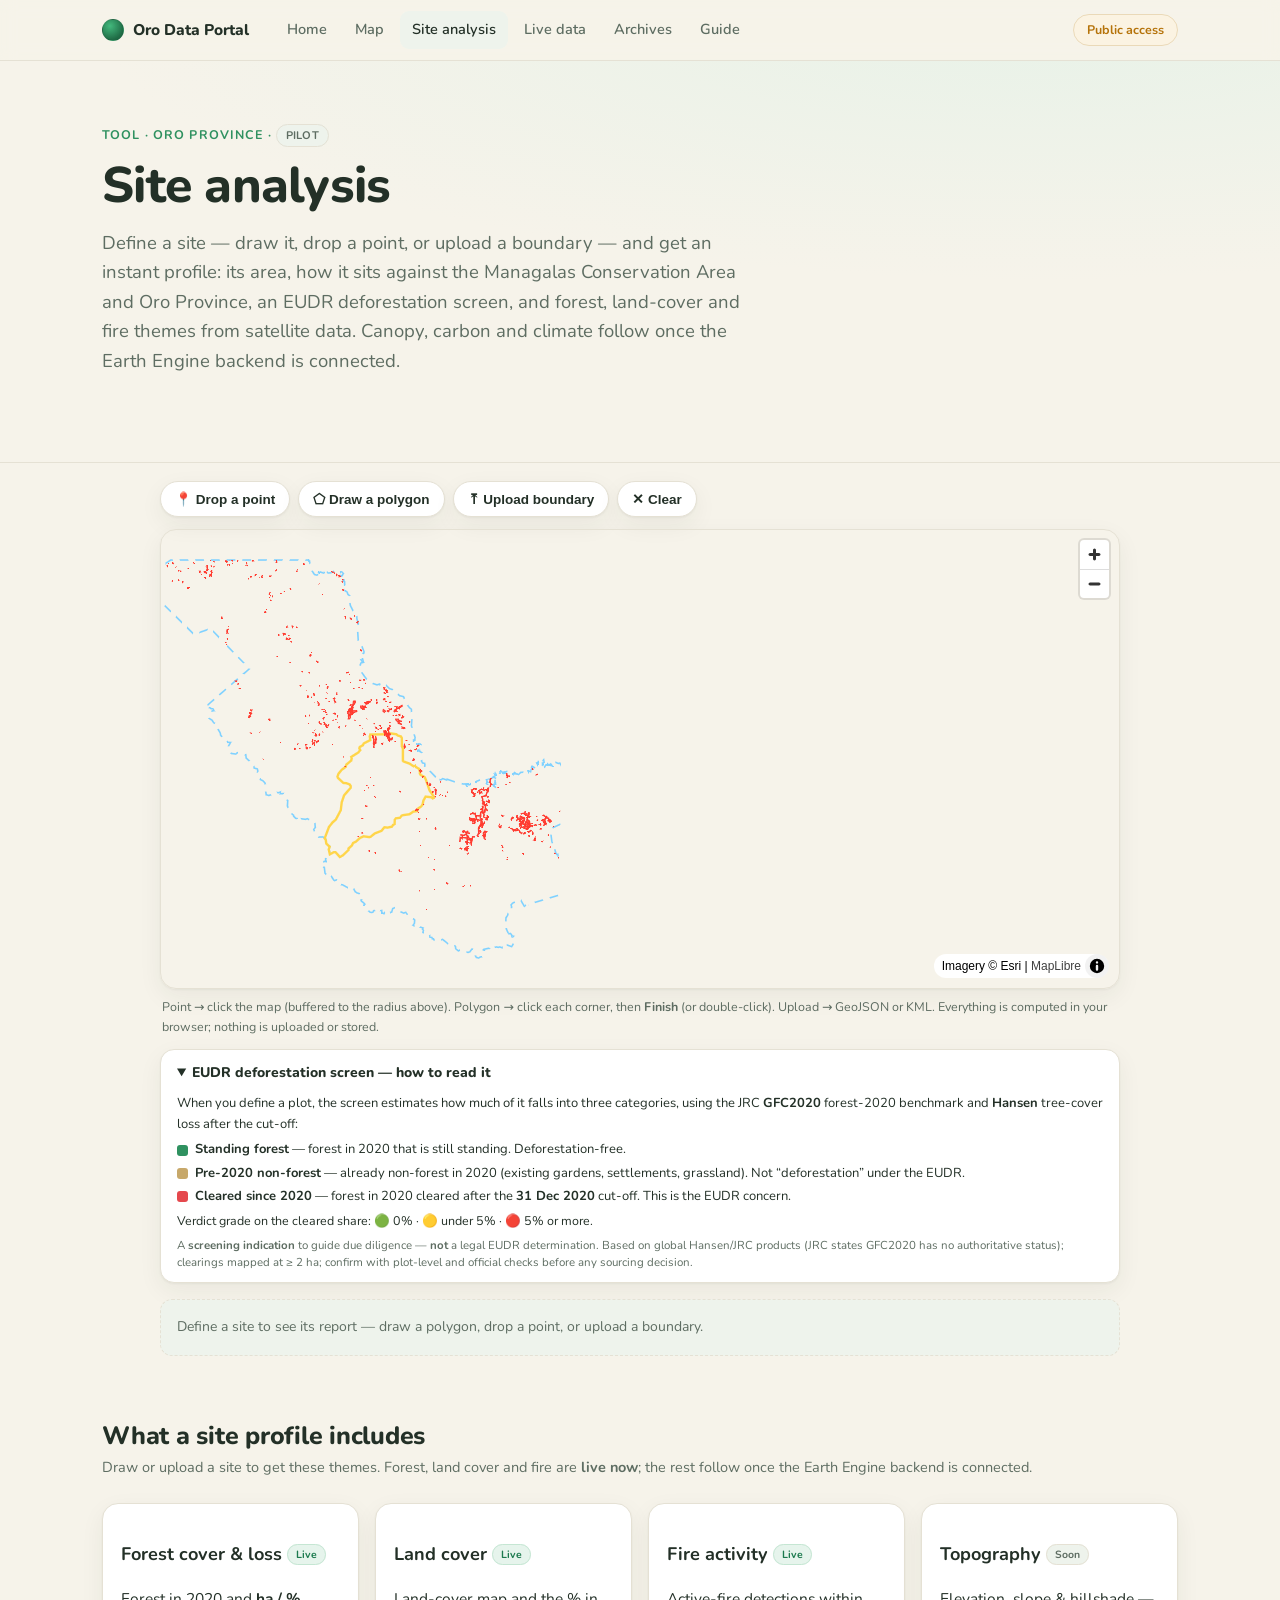
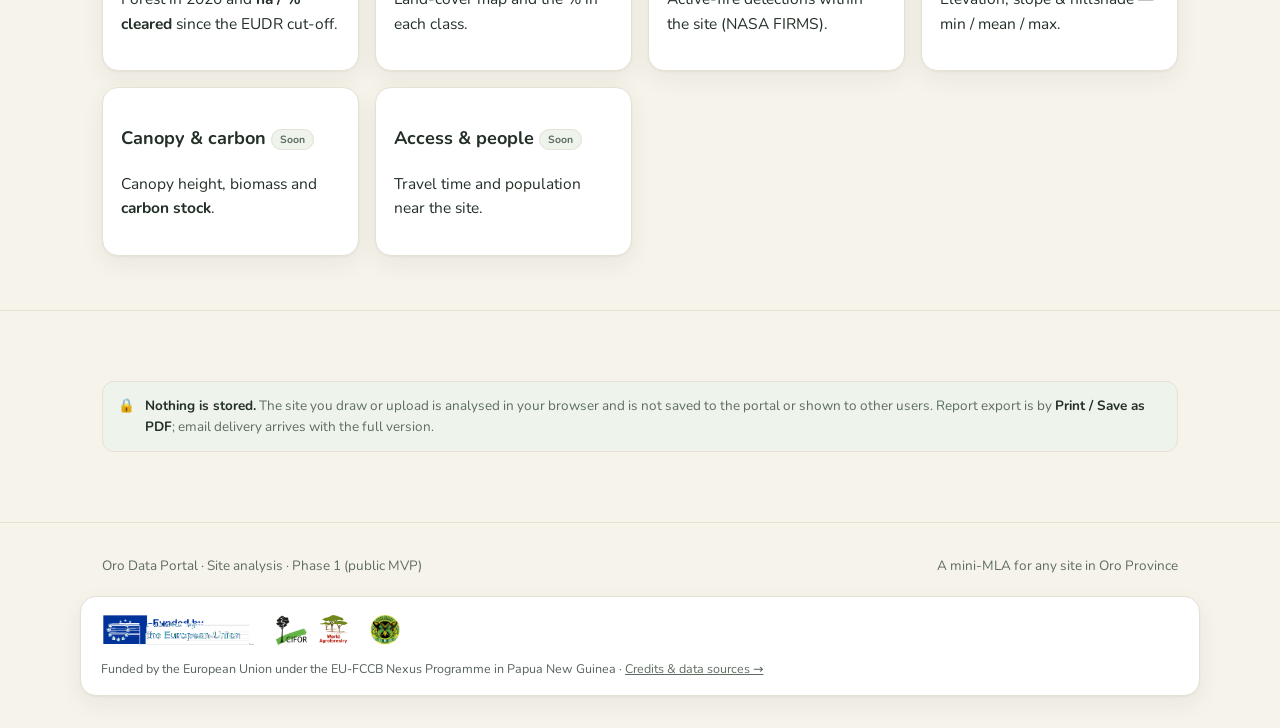
<file: app/site.html>
<!doctype html>
<html lang="en">
<head>
  <meta charset="utf-8" />
  <meta name="viewport" content="width=device-width, initial-scale=1" />
  <link rel="icon" href="img/favicon.svg" type="image/svg+xml" />
  <title>Site analysis — Oro Data Portal</title>
  <meta name="description" content="Draw or upload a site in Oro Province and generate a short landscape profile — a series of maps and statistics (a 'mini-MLA')." />
  <link rel="stylesheet" href="vendor/maplibre-gl.css" />
  <link rel="stylesheet" href="css/site.css" />
  <style>
    .sa-wrap { max-width: 1000px; margin: 0 auto; padding: 18px 20px 0; }
    .sa-toolbar { display:flex; flex-wrap:wrap; gap:8px; align-items:center; margin-bottom:12px; }
    .sa-toolbar .btn { padding:8px 12px; }
    .tool { background:var(--panel); color:var(--ink); border:1px solid var(--line);
            border-radius:999px; padding:9px 14px; font-size:13.5px; font-weight:600; cursor:pointer; box-shadow:var(--shadow); }
    .tool:hover { border-color:var(--canopy); }
    .tool.on { background:var(--canopy); border-color:var(--canopy); color:#fff; }
    #sa-buffer-wrap { display:none; align-items:center; gap:6px; font-size:13px; color:var(--muted); }
    #sa-buffer { width:78px; padding:8px 10px; border:1px solid var(--line); border-radius:10px;
                 background:var(--panel); color:var(--ink); font:inherit; }
    #sa-map { height:460px; border-radius:var(--radius); overflow:hidden; border:1px solid var(--line); box-shadow:var(--shadow); }
    .sa-hint { font-size:12.5px; color:var(--muted); margin:8px 2px 0; }
    #sa-report { margin:16px 0 6px; }
    .sa-empty { color:var(--muted); font-size:14px; padding:16px; border:1px dashed var(--line); border-radius:12px; background:var(--panel2); }
    .sa-tiles { display:grid; grid-template-columns:repeat(auto-fit,minmax(150px,1fr)); gap:12px; }
    .sa-tile { background:var(--panel); border:1px solid var(--line); border-radius:14px; padding:14px 16px; box-shadow:var(--shadow); }
    .sa-tile .v { font-size:20px; font-weight:800; }
    .sa-tile .l { font-size:12px; color:var(--muted); margin-top:2px; }
    .sa-note { margin:12px 0; font-size:14.5px; }
    .sa-pending { margin-top:12px; background:var(--panel2); border:1px solid var(--line); border-radius:14px; padding:14px 16px; }
    .sa-pending-h { font-size:12.5px; color:var(--muted); margin-bottom:6px; font-weight:700; }
    .sa-pending ul { margin:0; padding-left:18px; columns:2; font-size:13.5px; }
    .sa-actions { margin-top:12px; }
    .sa-eudr { margin:12px 0; border-radius:14px; padding:14px 16px; border:1px solid var(--line); box-shadow:var(--shadow); }
    .sa-eudr.ok { background:#eaf6f0; border-color:#bfe3cf; }
    .sa-eudr.warn { background:#fdf4e3; border-color:#f0dcae; }
    .sa-eudr.flag { background:#fdeceb; border-color:#f4c6c3; }
    .sa-eudr-h { font-weight:800; font-size:14.5px; margin-bottom:4px; }
    .sa-eudr p { margin:4px 0; font-size:14px; }
    .sa-eudr-bar { display:flex; height:13px; border-radius:7px; overflow:hidden; margin:8px 0 6px;
      background:var(--panel2); border:1px solid var(--line); }
    .sa-eudr-bar .free, .sa-eudr-bar .standing { background:var(--canopy); }
    .sa-eudr-bar .nonforest { background:#c7a86a; } .sa-eudr-bar .cleared { background:var(--loss); }
    .sa-eudr-rows { font-size:13px; display:grid; gap:3px; }
    .sa-eudr-rows .sw { display:inline-block; width:10px; height:10px; border-radius:3px; margin-right:6px; vertical-align:middle; }
    .sa-eudr-rows .sw.free, .sa-eudr-rows .sw.standing { background:var(--canopy); }
    .sa-eudr-rows .sw.nonforest { background:#c7a86a; } .sa-eudr-rows .sw.cleared { background:var(--loss); }
    .sa-eudr-caveat { font-size:11.5px; color:var(--muted); margin-top:6px; line-height:1.45; }
    .sa-explainer { margin:12px 0; background:var(--panel); border:1px solid var(--line); border-radius:14px; padding:12px 16px; box-shadow:var(--shadow); }
    .sa-explainer summary { cursor:pointer; font-weight:800; font-size:14px; }
    .sa-explainer p { font-size:13px; margin:8px 0 4px; }
    .sa-explainer ul { margin:6px 0 4px; padding-left:0; list-style:none; display:grid; gap:5px; font-size:13px; }
    .sa-explainer li { line-height:1.4; }
    .sa-explainer .sw { display:inline-block; width:11px; height:11px; border-radius:3px; margin-right:7px; vertical-align:middle; }
    .sa-explainer .sw.standing { background:var(--canopy); } .sa-explainer .sw.nonforest { background:#c7a86a; } .sa-explainer .sw.cleared { background:var(--loss); }
    .sa-explainer .grade { font-size:12.5px; margin-top:6px; }
    .sa-explainer .cav { font-size:11.5px; color:var(--muted); margin-top:6px; line-height:1.45; }
    .tg { font-size:10.5px; font-weight:700; padding:2px 8px; border-radius:999px; vertical-align:middle;
          background:var(--panel2); color:var(--muted); border:1px solid var(--line); }
    .tg.live { background:#e6f4ec; color:#1c7a4e; border-color:#c5e6d3; }
    .sa-themes { margin:12px 0; }
    .sa-themes-h { font-size:12.5px; color:var(--muted); font-weight:700; margin-bottom:8px; }
    .sa-theme { background:var(--panel); border:1px solid var(--line); border-radius:14px; padding:12px 16px; margin-bottom:10px; box-shadow:var(--shadow); }
    .sa-theme h4 { margin:0 0 8px; font-size:14.5px; font-weight:800; }
    .sa-kv { display:flex; justify-content:space-between; gap:12px; font-size:13.5px; padding:3px 0; }
    .sa-kv span { color:var(--muted); }
    .sa-src { font-size:11.5px; color:var(--faint); margin-top:8px; }
    @media (max-width:560px){ .sa-pending ul { columns:1; } }
  </style>
  <script src="js/cf-analytics.js"></script>
  <script src="js/credits.js"></script>
</head>
<body>
  <!-- NAV -->
  <div class="nav">
    <div class="wrap row">
      <a class="brand" href="index.html"><span class="globe"></span> Oro Data Portal</a>
      <nav class="links">
        <a href="index.html">Home</a>
        <a href="map.html">Map</a>
        <a href="site.html" class="active">Site analysis</a>
        <a href="index.html#live">Live data</a>
        <a href="library.html">Archives</a>
        <a href="guide.html">Guide</a>
      </nav>
      <span class="spacer"></span>
      <a class="tier-chip" href="index.html#access">Public access</a>
    </div>
  </div>

  <!-- HERO -->
  <header class="hero">
    <div class="wrap">
      <div class="eyebrow">Tool · Oro Province · <span class="badge">Pilot</span></div>
      <h1>Site analysis</h1>
      <p class="lede">Define a site — draw it, drop a point, or upload a boundary — and get an instant
        profile: its area, how it sits against the Managalas Conservation Area and Oro Province, an
        EUDR deforestation screen, and forest, land-cover and fire themes from satellite data.
        Canopy, carbon and climate follow once the Earth Engine backend is connected.</p>
    </div>
  </header>

  <!-- TOOL + MAP + REPORT -->
  <section class="sa-wrap">
    <div class="sa-toolbar">
      <button id="mode-point" class="tool" data-m="point">📍 Drop a point</button>
      <button id="mode-polygon" class="tool" data-m="polygon">⬠ Draw a polygon</button>
      <button id="mode-upload" class="tool">⤒ Upload boundary</button>
      <button id="sa-finish" class="tool" style="display:none">✓ Finish polygon</button>
      <button id="mode-clear" class="tool">✕ Clear</button>
      <span id="sa-buffer-wrap"><label for="sa-buffer">Buffer</label>
        <input id="sa-buffer" type="number" min="50" step="50" value="500" /> m</span>
      <input id="sa-file" type="file" accept=".geojson,.json,.kml" style="display:none" />
    </div>
    <div id="sa-map"></div>
    <div class="sa-hint">Point → click the map (buffered to the radius above). Polygon → click each corner, then
      <b>Finish</b> (or double-click). Upload → GeoJSON or KML. Everything is computed in your browser; nothing is uploaded or stored.</div>
    <details class="sa-explainer" open>
      <summary>EUDR deforestation screen — how to read it</summary>
      <p>When you define a plot, the screen estimates how much of it falls into three categories, using the
        JRC <b>GFC2020</b> forest-2020 benchmark and <b>Hansen</b> tree-cover loss after the cut-off:</p>
      <ul>
        <li><span class="sw standing"></span><b>Standing forest</b> — forest in 2020 that is still standing. Deforestation-free.</li>
        <li><span class="sw nonforest"></span><b>Pre-2020 non-forest</b> — already non-forest in 2020 (existing gardens, settlements, grassland). Not “deforestation” under the EUDR.</li>
        <li><span class="sw cleared"></span><b>Cleared since 2020</b> — forest in 2020 cleared after the <b>31 Dec 2020</b> cut-off. This is the EUDR concern.</li>
      </ul>
      <div class="grade">Verdict grade on the cleared share: 🟢 0% · 🟡 under 5% · 🔴 5% or more.</div>
      <div class="cav">A <b>screening indication</b> to guide due diligence — <b>not</b> a legal EUDR determination.
        Based on global Hansen/JRC products (JRC states GFC2020 has no authoritative status); clearings mapped
        at ≥ 2 ha; confirm with plot-level and official checks before any sourcing decision.</div>
    </details>
    <div id="sa-report"></div>
  </section>

  <!-- THEMES (context) -->
  <section class="blk" id="themes">
    <div class="wrap">
      <div class="sec-h">
        <div><h2>What a site profile includes</h2><p>Draw or upload a site to get these themes. Forest, land cover and fire are <b>live now</b>; the rest follow once the Earth Engine backend is connected.</p></div>
      </div>
      <div class="cards">
        <div class="card"><h3>Forest cover &amp; loss <span class="tg live">Live</span></h3><p>Forest in 2020 and <b>ha / % cleared</b> since the EUDR cut-off.</p></div>
        <div class="card"><h3>Land cover <span class="tg live">Live</span></h3><p>Land-cover map and the % in each class.</p></div>
        <div class="card"><h3>Fire activity <span class="tg live">Live</span></h3><p>Active-fire detections within the site (NASA FIRMS).</p></div>
        <div class="card"><h3>Topography <span class="tg">Soon</span></h3><p>Elevation, slope &amp; hillshade — min / mean / max.</p></div>
        <div class="card"><h3>Canopy &amp; carbon <span class="tg">Soon</span></h3><p>Canopy height, biomass and <b>carbon stock</b>.</p></div>
        <div class="card"><h3>Access &amp; people <span class="tg">Soon</span></h3><p>Travel time and population near the site.</p></div>
      </div>
    </div>
  </section>

  <!-- NOTE -->
  <section class="blk" id="note">
    <div class="wrap">
      <div class="protect">
        <span aria-hidden="true">🔒</span>
        <div><b>Nothing is stored.</b> The site you draw or upload is analysed in your browser and is not saved to the
          portal or shown to other users. Report export is by <b>Print / Save as PDF</b>; email delivery arrives with the full version.</div>
      </div>
    </div>
  </section>

  <footer class="site">
    <div class="wrap row">
      <div>Oro Data Portal · Site analysis · Phase 1 (public MVP)</div>
      <div>A mini-MLA for any site in Oro Province</div>
    </div>
    <div class="wrap site-credits" id="siteCredits"></div>
  </footer>

  <script src="vendor/maplibre-gl.js"></script>
  <script src="js/config.js"></script>
  <script src="js/site-analysis.js"></script>
</body>
</html>
</file>
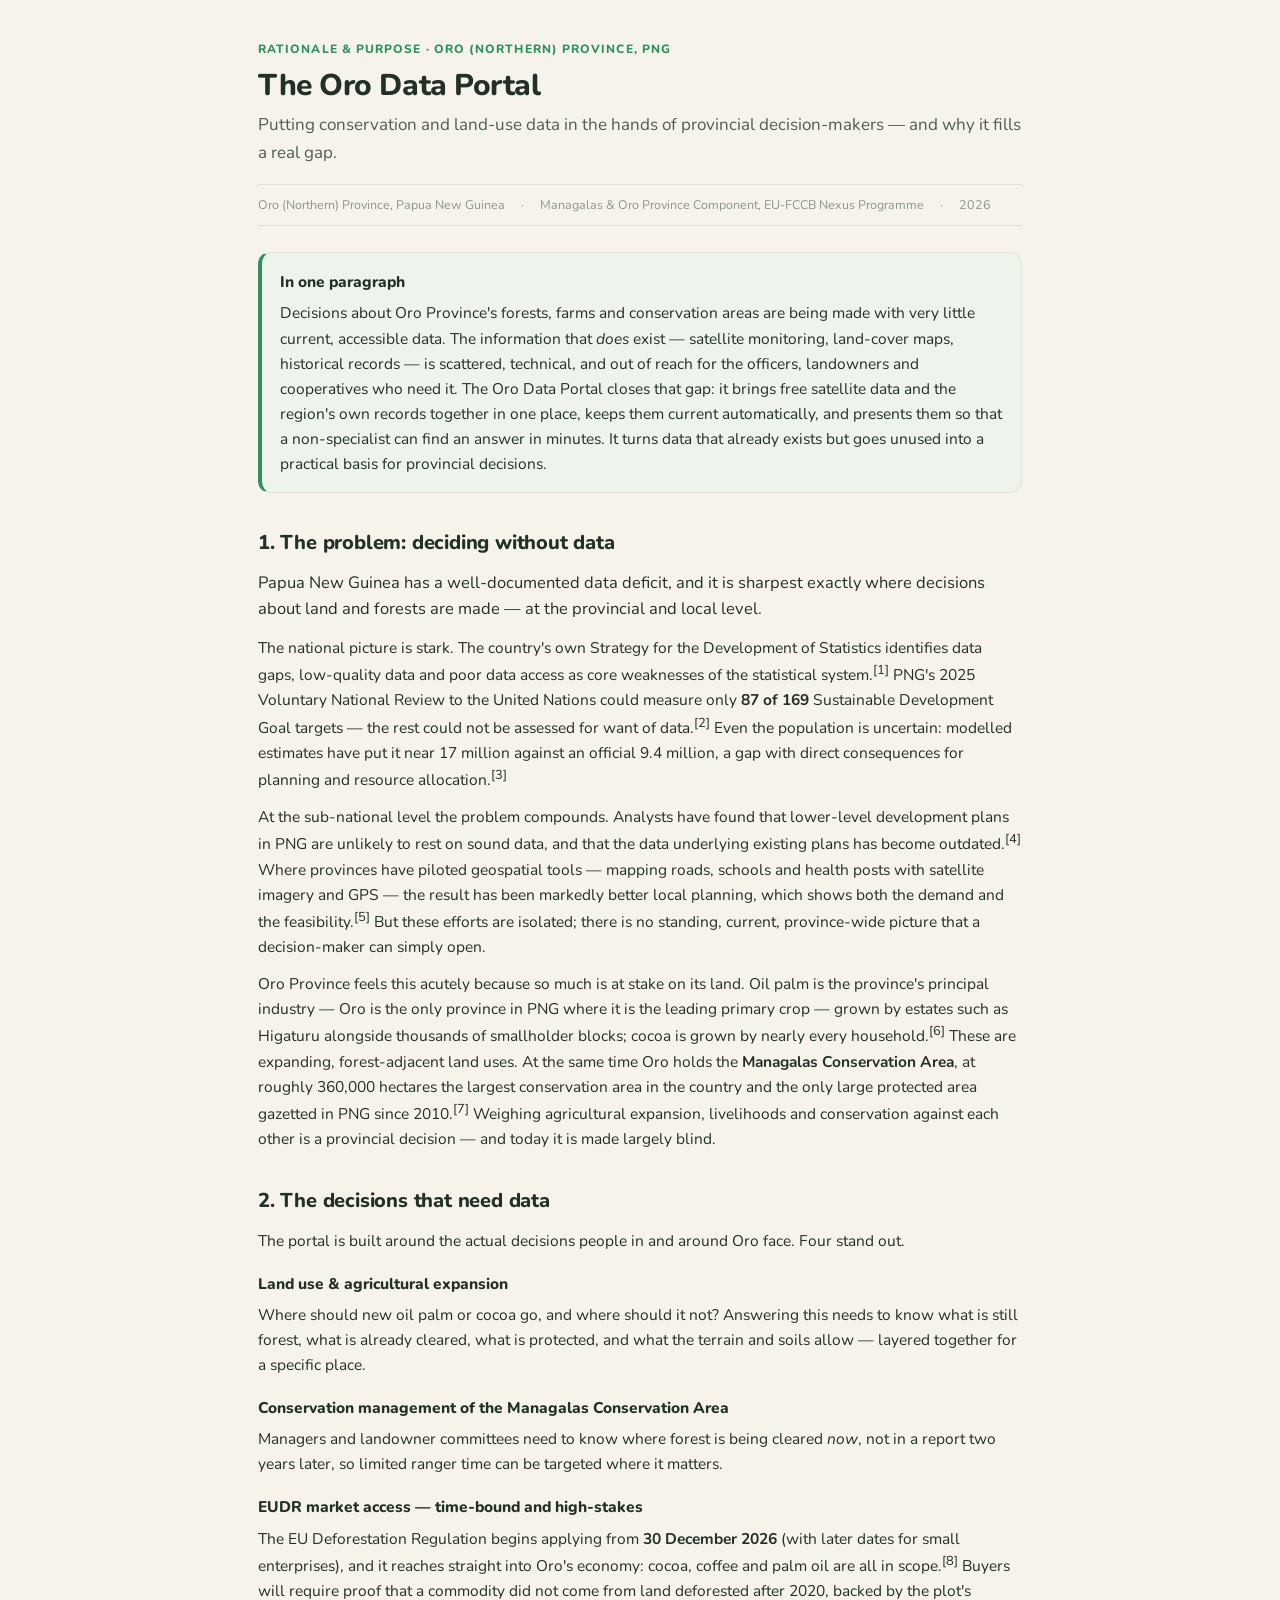
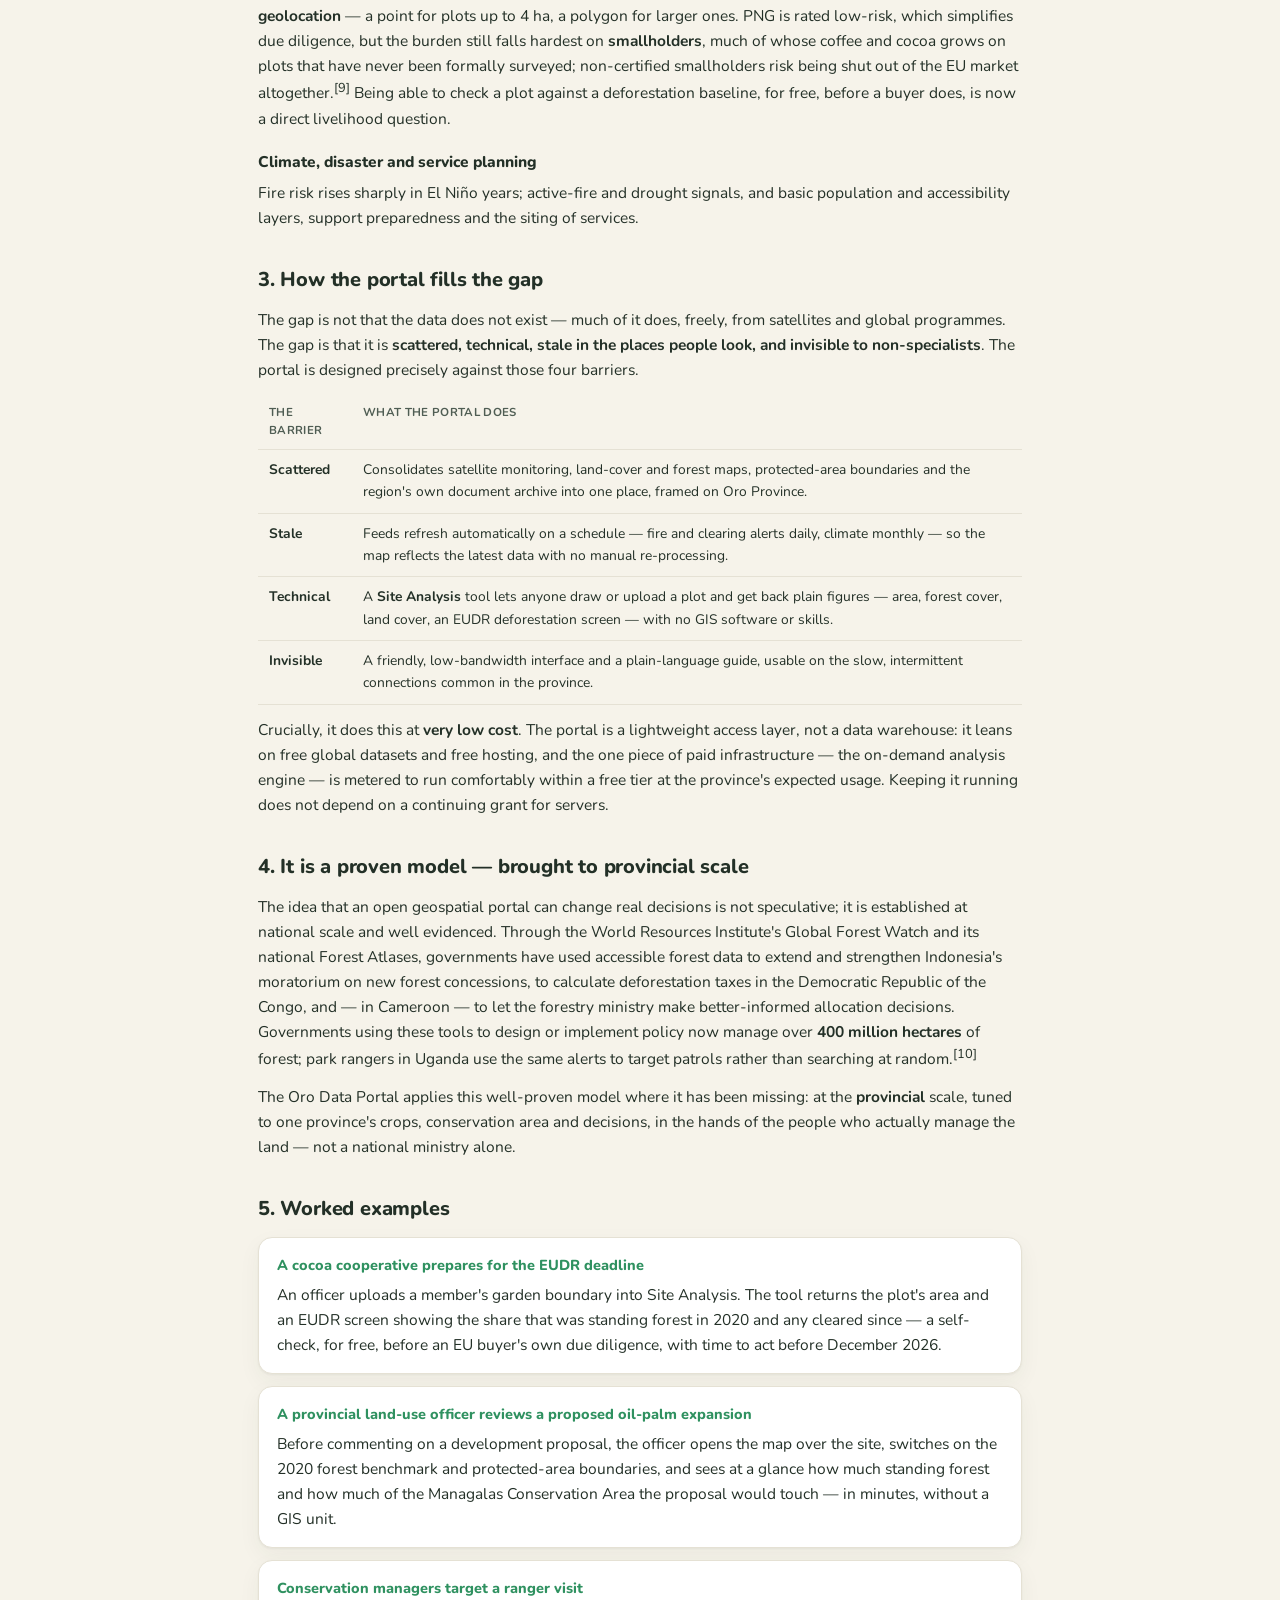
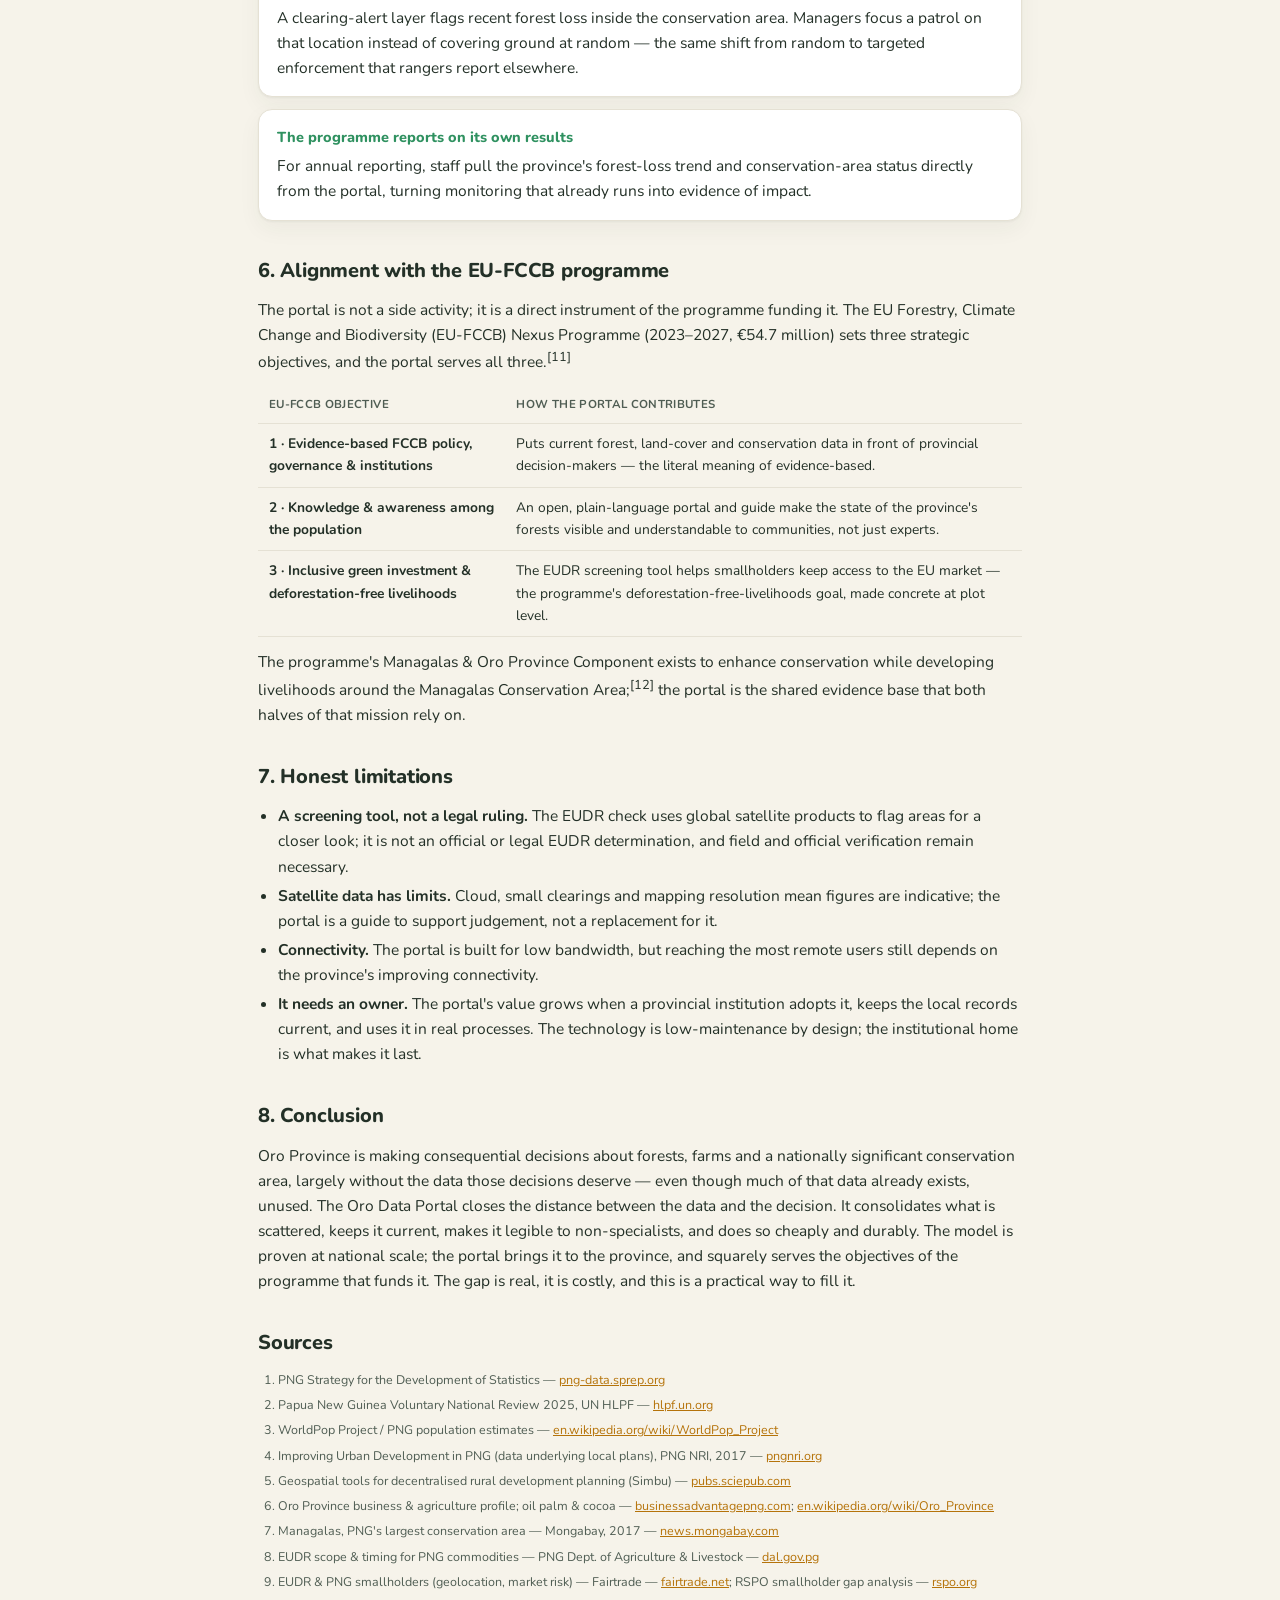
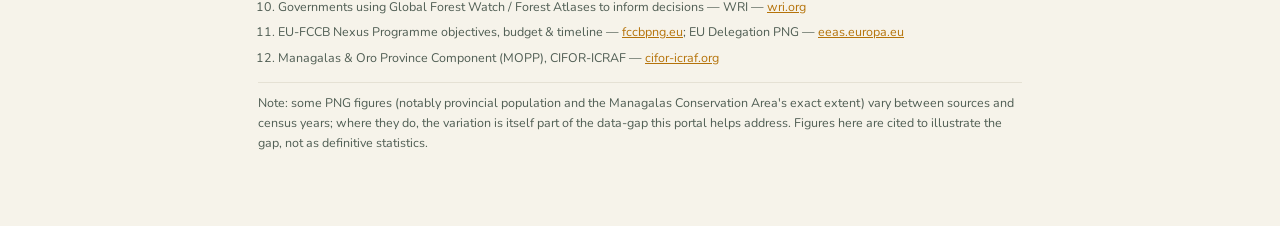
<file: docs/portal-rationale.html>
<!doctype html>
<html lang="en">
<head>
<meta charset="utf-8" />
<meta name="viewport" content="width=device-width, initial-scale=1" />
<title>Oro Data Portal — Purpose, Function & Rationale</title>
<style>
  @import url('https://fonts.googleapis.com/css2?family=Nunito:wght@400;600;700;800&display=swap');
  :root{ --ground:#f6f3ea; --panel:#fff; --panel2:#eef3ec; --line:#e5e1d4; --ink:#233027;
    --muted:#4f5d53; --faint:#8b978c; --canopy:#2f9160; --amber:#b5730a; --loss:#e5484d;
    --sans:"Nunito","Segoe UI",system-ui,-apple-system,Roboto,sans-serif; }
  *{ box-sizing:border-box; }
  body{ font-family:var(--sans); color:var(--ink); background:var(--ground);
    line-height:1.62; font-size:15.5px; margin:0; }
  .wrap{ max-width:820px; margin:0 auto; padding:40px 28px 60px; }
  h1{ font-size:30px; font-weight:800; letter-spacing:-.015em; line-height:1.12; margin:0 0 8px; }
  .sub{ font-size:17px; color:var(--muted); margin:0 0 18px; }
  .meta{ font-size:12.5px; color:var(--faint); border-top:1px solid var(--line);
    border-bottom:1px solid var(--line); padding:10px 0; margin:0 0 26px; display:flex; gap:16px; flex-wrap:wrap; }
  h2{ font-size:20px; font-weight:800; margin:34px 0 10px; letter-spacing:-.01em; }
  h3{ font-size:15.5px; font-weight:800; margin:18px 0 6px; }
  p{ margin:0 0 12px; } ul,ol{ margin:0 0 12px; padding-left:20px; } li{ margin:4px 0; }
  a{ color:var(--amber); }
  .eyebrow{ font-size:12px; font-weight:800; letter-spacing:.09em; text-transform:uppercase; color:var(--canopy); margin-bottom:10px; }
  .callout{ background:var(--panel2); border:1px solid var(--line); border-left:4px solid var(--canopy);
    border-radius:12px; padding:16px 18px; margin:16px 0; }
  .callout h3{ margin:0 0 6px; }
  .case{ background:var(--panel); border:1px solid var(--line); border-radius:14px; padding:16px 18px; margin:12px 0;
    box-shadow:0 1px 2px rgba(30,50,40,.05),0 8px 22px rgba(30,50,40,.05); }
  .case .t{ font-weight:800; color:var(--canopy); font-size:14.5px; margin-bottom:4px; }
  table{ width:100%; border-collapse:collapse; font-size:13.8px; margin:12px 0; }
  th,td{ text-align:left; padding:9px 11px; border-bottom:1px solid var(--line); vertical-align:top; }
  th{ color:var(--muted); font-size:11.5px; text-transform:uppercase; letter-spacing:.03em; }
  td:first-child{ font-weight:700; }
  .refs{ font-size:12.5px; color:var(--muted); } .refs li{ margin:5px 0; word-break:break-word; }
  .lead{ font-size:16.5px; color:var(--ink); }
  @media print{ body{ background:#fff; font-size:11.5px; } .wrap{ padding:0; max-width:none; }
    h2{ margin-top:20px; } .case,.callout{ box-shadow:none; break-inside:avoid; } a{ color:var(--ink); } }
</style>
</head>
<body>
<div class="wrap">
  <div class="eyebrow">Rationale &amp; purpose · Oro (Northern) Province, PNG</div>
  <h1>The Oro Data Portal</h1>
  <p class="sub">Putting conservation and land-use data in the hands of provincial decision-makers — and why it fills a real gap.</p>
  <div class="meta">
    <span>Oro (Northern) Province, Papua New Guinea</span>
    <span>·</span>
    <span>Managalas &amp; Oro Province Component, EU-FCCB Nexus Programme</span>
    <span>·</span>
    <span>2026</span>
  </div>

  <div class="callout">
    <h3>In one paragraph</h3>
    <p style="margin:0">Decisions about Oro Province's forests, farms and conservation areas are being made with very
      little current, accessible data. The information that <em>does</em> exist — satellite monitoring, land-cover
      maps, historical records — is scattered, technical, and out of reach for the officers, landowners and
      cooperatives who need it. The Oro Data Portal closes that gap: it brings free satellite data and the region's
      own records together in one place, keeps them current automatically, and presents them so that a
      non-specialist can find an answer in minutes. It turns data that already exists but goes unused into a
      practical basis for provincial decisions.</p>
  </div>

  <h2>1. The problem: deciding without data</h2>
  <p class="lead">Papua New Guinea has a well-documented data deficit, and it is sharpest exactly where decisions
    about land and forests are made — at the provincial and local level.</p>
  <p>The national picture is stark. The country's own Strategy for the Development of Statistics identifies data
    gaps, low-quality data and poor data access as core weaknesses of the statistical system.<sup>[1]</sup> PNG's
    2025 Voluntary National Review to the United Nations could measure only <b>87 of 169</b> Sustainable Development
    Goal targets — the rest could not be assessed for want of data.<sup>[2]</sup> Even the population is uncertain:
    modelled estimates have put it near 17 million against an official 9.4 million, a gap with direct consequences
    for planning and resource allocation.<sup>[3]</sup></p>
  <p>At the sub-national level the problem compounds. Analysts have found that lower-level development plans in PNG
    are unlikely to rest on sound data, and that the data underlying existing plans has become outdated.<sup>[4]</sup>
    Where provinces have piloted geospatial tools — mapping roads, schools and health posts with satellite imagery
    and GPS — the result has been markedly better local planning, which shows both the demand and the
    feasibility.<sup>[5]</sup> But these efforts are isolated; there is no standing, current, province-wide picture
    that a decision-maker can simply open.</p>
  <p>Oro Province feels this acutely because so much is at stake on its land. Oil palm is the province's principal
    industry — Oro is the only province in PNG where it is the leading primary crop — grown by estates such as
    Higaturu alongside thousands of smallholder blocks; cocoa is grown by nearly every household.<sup>[6]</sup>
    These are expanding, forest-adjacent land uses. At the same time Oro holds the <b>Managalas Conservation
    Area</b>, at roughly 360,000&nbsp;hectares the largest conservation area in the country and the only large
    protected area gazetted in PNG since 2010.<sup>[7]</sup> Weighing agricultural expansion, livelihoods and
    conservation against each other is a provincial decision — and today it is made largely blind.</p>

  <h2>2. The decisions that need data</h2>
  <p>The portal is built around the actual decisions people in and around Oro face. Four stand out.</p>
  <h3>Land use &amp; agricultural expansion</h3>
  <p>Where should new oil palm or cocoa go, and where should it not? Answering this needs to know what is still
    forest, what is already cleared, what is protected, and what the terrain and soils allow — layered together for
    a specific place.</p>
  <h3>Conservation management of the Managalas Conservation Area</h3>
  <p>Managers and landowner committees need to know where forest is being cleared <em>now</em>, not in a report two
    years later, so limited ranger time can be targeted where it matters.</p>
  <h3>EUDR market access — time-bound and high-stakes</h3>
  <p>The EU Deforestation Regulation begins applying from <b>30 December 2026</b> (with later dates for small
    enterprises), and it reaches straight into Oro's economy: cocoa, coffee and palm oil are all in scope.<sup>[8]</sup>
    Buyers will require proof that a commodity did not come from land deforested after 2020, backed by the plot's
    <b>geolocation</b> — a point for plots up to 4&nbsp;ha, a polygon for larger ones. PNG is rated low-risk, which
    simplifies due diligence, but the burden still falls hardest on <b>smallholders</b>, much of whose coffee and
    cocoa grows on plots that have never been formally surveyed; non-certified smallholders risk being shut out of
    the EU market altogether.<sup>[9]</sup> Being able to check a plot against a deforestation baseline, for free,
    before a buyer does, is now a direct livelihood question.</p>
  <h3>Climate, disaster and service planning</h3>
  <p>Fire risk rises sharply in El Niño years; active-fire and drought signals, and basic population and
    accessibility layers, support preparedness and the siting of services.</p>

  <h2>3. How the portal fills the gap</h2>
  <p>The gap is not that the data does not exist — much of it does, freely, from satellites and global programmes.
    The gap is that it is <b>scattered, technical, stale in the places people look, and invisible to non-specialists</b>.
    The portal is designed precisely against those four barriers.</p>
  <table>
    <tr><th>The barrier</th><th>What the portal does</th></tr>
    <tr><td>Scattered</td><td>Consolidates satellite monitoring, land-cover and forest maps, protected-area
      boundaries and the region's own document archive into one place, framed on Oro Province.</td></tr>
    <tr><td>Stale</td><td>Feeds refresh automatically on a schedule — fire and clearing alerts daily, climate
      monthly — so the map reflects the latest data with no manual re-processing.</td></tr>
    <tr><td>Technical</td><td>A <b>Site Analysis</b> tool lets anyone draw or upload a plot and get back plain
      figures — area, forest cover, land cover, an EUDR deforestation screen — with no GIS software or skills.</td></tr>
    <tr><td>Invisible</td><td>A friendly, low-bandwidth interface and a plain-language guide, usable on the slow,
      intermittent connections common in the province.</td></tr>
  </table>
  <p>Crucially, it does this at <b>very low cost</b>. The portal is a lightweight access layer, not a data
    warehouse: it leans on free global datasets and free hosting, and the one piece of paid infrastructure — the
    on-demand analysis engine — is metered to run comfortably within a free tier at the province's expected usage.
    Keeping it running does not depend on a continuing grant for servers.</p>

  <h2>4. It is a proven model — brought to provincial scale</h2>
  <p>The idea that an open geospatial portal can change real decisions is not speculative; it is established at
    national scale and well evidenced. Through the World Resources Institute's Global Forest Watch and its national
    Forest Atlases, governments have used accessible forest data to extend and strengthen Indonesia's moratorium on
    new forest concessions, to calculate deforestation taxes in the Democratic Republic of the Congo, and — in
    Cameroon — to let the forestry ministry make better-informed allocation decisions. Governments using these tools
    to design or implement policy now manage over <b>400 million hectares</b> of forest; park rangers in Uganda use
    the same alerts to target patrols rather than searching at random.<sup>[10]</sup></p>
  <p>The Oro Data Portal applies this well-proven model where it has been missing: at the <b>provincial</b> scale,
    tuned to one province's crops, conservation area and decisions, in the hands of the people who actually manage
    the land — not a national ministry alone.</p>

  <h2>5. Worked examples</h2>

  <div class="case"><div class="t">A cocoa cooperative prepares for the EUDR deadline</div>
    An officer uploads a member's garden boundary into Site Analysis. The tool returns the plot's area and an EUDR
    screen showing the share that was standing forest in 2020 and any cleared since — a self-check, for free, before
    an EU buyer's own due diligence, with time to act before December 2026.</div>

  <div class="case"><div class="t">A provincial land-use officer reviews a proposed oil-palm expansion</div>
    Before commenting on a development proposal, the officer opens the map over the site, switches on the 2020
    forest benchmark and protected-area boundaries, and sees at a glance how much standing forest and how much of
    the Managalas Conservation Area the proposal would touch — in minutes, without a GIS unit.</div>

  <div class="case"><div class="t">Conservation managers target a ranger visit</div>
    A clearing-alert layer flags recent forest loss inside the conservation area. Managers focus a patrol on that
    location instead of covering ground at random — the same shift from random to targeted enforcement that rangers
    report elsewhere.</div>

  <div class="case"><div class="t">The programme reports on its own results</div>
    For annual reporting, staff pull the province's forest-loss trend and conservation-area status directly from the
    portal, turning monitoring that already runs into evidence of impact.</div>

  <h2>6. Alignment with the EU-FCCB programme</h2>
  <p>The portal is not a side activity; it is a direct instrument of the programme funding it. The EU Forestry,
    Climate Change and Biodiversity (EU-FCCB) Nexus Programme (2023–2027, €54.7&nbsp;million) sets three strategic
    objectives, and the portal serves all three.<sup>[11]</sup></p>
  <table>
    <tr><th>EU-FCCB objective</th><th>How the portal contributes</th></tr>
    <tr><td>1 · Evidence-based FCCB policy, governance &amp; institutions</td><td>Puts current forest, land-cover
      and conservation data in front of provincial decision-makers — the literal meaning of evidence-based.</td></tr>
    <tr><td>2 · Knowledge &amp; awareness among the population</td><td>An open, plain-language portal and guide make
      the state of the province's forests visible and understandable to communities, not just experts.</td></tr>
    <tr><td>3 · Inclusive green investment &amp; deforestation-free livelihoods</td><td>The EUDR screening tool
      helps smallholders keep access to the EU market — the programme's deforestation-free-livelihoods goal, made
      concrete at plot level.</td></tr>
  </table>
  <p>The programme's Managalas &amp; Oro Province Component exists to enhance conservation while developing
    livelihoods around the Managalas Conservation Area;<sup>[12]</sup> the portal is the shared evidence base that
    both halves of that mission rely on.</p>

  <h2>7. Honest limitations</h2>
  <ul>
    <li><b>A screening tool, not a legal ruling.</b> The EUDR check uses global satellite products to flag areas for
      a closer look; it is not an official or legal EUDR determination, and field and official verification remain
      necessary.</li>
    <li><b>Satellite data has limits.</b> Cloud, small clearings and mapping resolution mean figures are indicative;
      the portal is a guide to support judgement, not a replacement for it.</li>
    <li><b>Connectivity.</b> The portal is built for low bandwidth, but reaching the most remote users still depends
      on the province's improving connectivity.</li>
    <li><b>It needs an owner.</b> The portal's value grows when a provincial institution adopts it, keeps the local
      records current, and uses it in real processes. The technology is low-maintenance by design; the institutional
      home is what makes it last.</li>
  </ul>

  <h2>8. Conclusion</h2>
  <p>Oro Province is making consequential decisions about forests, farms and a nationally significant conservation
    area, largely without the data those decisions deserve — even though much of that data already exists, unused.
    The Oro Data Portal closes the distance between the data and the decision. It consolidates what is scattered,
    keeps it current, makes it legible to non-specialists, and does so cheaply and durably. The model is proven at
    national scale; the portal brings it to the province, and squarely serves the objectives of the programme that
    funds it. The gap is real, it is costly, and this is a practical way to fill it.</p>

  <h2>Sources</h2>
  <ol class="refs">
    <li>PNG Strategy for the Development of Statistics — <a href="https://png-data.sprep.org/system/files/PNGSDS%20Policy%20Vol%201.pdf">png-data.sprep.org</a></li>
    <li>Papua New Guinea Voluntary National Review 2025, UN HLPF — <a href="https://hlpf.un.org/sites/default/files/vnrs/2025/VNR%202025%20Papua%20New%20Guinea%20Report.pdf">hlpf.un.org</a></li>
    <li>WorldPop Project / PNG population estimates — <a href="https://en.wikipedia.org/wiki/WorldPop_Project">en.wikipedia.org/wiki/WorldPop_Project</a></li>
    <li>Improving Urban Development in PNG (data underlying local plans), PNG NRI, 2017 — <a href="https://pngnri.org/images/Publications/DP151-201701-Leger-Improving-Urban-Development-in-Papua-New-Guinea_EnvironmentalAspects1.pdf">pngnri.org</a></li>
    <li>Geospatial tools for decentralised rural development planning (Simbu) — <a href="https://pubs.sciepub.com/ajrd/6/3/1/index.html">pubs.sciepub.com</a></li>
    <li>Oro Province business &amp; agriculture profile; oil palm &amp; cocoa — <a href="https://www.businessadvantagepng.com/oro-province-papua-new-guinea-business-guide/">businessadvantagepng.com</a>; <a href="https://en.wikipedia.org/wiki/Oro_Province">en.wikipedia.org/wiki/Oro_Province</a></li>
    <li>Managalas, PNG's largest conservation area — Mongabay, 2017 — <a href="https://news.mongabay.com/2017/12/papua-new-guinea-gets-its-largest-ever-conservation-area/">news.mongabay.com</a></li>
    <li>EUDR scope &amp; timing for PNG commodities — PNG Dept. of Agriculture &amp; Livestock — <a href="https://dal.gov.pg/news/png-agriculture-sectors-urged-to-prepare-for-eu-deforestation-regulation">dal.gov.pg</a></li>
    <li>EUDR &amp; PNG smallholders (geolocation, market risk) — Fairtrade — <a href="https://www.fairtrade.net/en/get-involved/news/geolocation-data-project-advances-eudr-readiness-in-papua-new-guinea.html">fairtrade.net</a>; RSPO smallholder gap analysis — <a href="https://rspo.org/wp-content/uploads/Annex-4b-RSPO-RISS-EUDR-GapImpactAnalysis_Final-Report-for-Reference.pdf">rspo.org</a></li>
    <li>Governments using Global Forest Watch / Forest Atlases to inform decisions — WRI — <a href="https://www.wri.org/outcomes/more-actors-use-global-forest-watch-improve-forest-management">wri.org</a></li>
    <li>EU-FCCB Nexus Programme objectives, budget &amp; timeline — <a href="https://fccbpng.eu/">fccbpng.eu</a>; EU Delegation PNG — <a href="https://www.eeas.europa.eu/delegations/papua-new-guinea/european-union-forestry-climate-change-and-biodiversity-eu-fccb_en">eeas.europa.eu</a></li>
    <li>Managalas &amp; Oro Province Component (MOPP), CIFOR-ICRAF — <a href="https://cifor-icraf.org/managalas-oro-province-project">cifor-icraf.org</a></li>
  </ol>
  <p class="refs" style="margin-top:14px;border-top:1px solid var(--line);padding-top:10px">Note: some PNG figures
    (notably provincial population and the Managalas Conservation Area's exact extent) vary between sources and
    census years; where they do, the variation is itself part of the data-gap this portal helps address. Figures
    here are cited to illustrate the gap, not as definitive statistics.</p>
</div>
</body>
</html>
</file>
<file: app/css/site.css>
@import url('https://fonts.googleapis.com/css2?family=Nunito:wght@400;500;600;700;800&display=swap');
/* Oro Data Portal — shared chrome for public pages (landing + library).
   Warm, light, approachable identity: soft cream ground, forest-green accents,
   rounded Nunito type, gentle shadows. Everything themes from the :root tokens. */
:root {
  --ground: #f6f3ea; --panel: #ffffff; --panel2: #eef3ec; --line: #e5e1d4;
  --ink: #233027; --muted: #5e6d62; --faint: #8b978c;
  --amber: #b5730a;            /* accessible honey — text links, accents */
  --cta: #f4a823; --cta-ink: #3a2b00;   /* vibrant button fill + dark text */
  --canopy: #2f9160; --loss: #e5484d; --radd: #b25fd3;
  --fire: #ef7f3c; --water: #3b8fd4;
  --good: #2faa6a; --warn: #d98a0b;
  --sans: "Nunito", "Segoe UI", system-ui, -apple-system, Roboto, sans-serif;
  --mono: var(--sans);         /* de-techified: former monospace accents now read as friendly labels */
  --shadow: 0 1px 2px rgba(30,50,40,.05), 0 8px 24px rgba(30,50,40,.06);
  --shadow-lg: 0 4px 10px rgba(30,50,40,.08), 0 16px 40px rgba(30,50,40,.10);
  --radius: 16px;
  --wrap: 1120px;
}
* { box-sizing: border-box; }
html, body { margin: 0; }
body { font-family: var(--sans); background: var(--ground); color: var(--ink);
  font-size: 15.5px; line-height: 1.6; -webkit-font-smoothing: antialiased; }
a { color: inherit; }
.wrap { max-width: var(--wrap); margin: 0 auto; padding: 0 22px; }

/* nav */
.nav { position: sticky; top: 0; z-index: 20; background: rgba(246,243,234,.82);
  backdrop-filter: blur(8px); border-bottom: 1px solid var(--line); }
.nav .row { display: flex; align-items: center; gap: 20px; height: 60px; }
.nav .brand { display: flex; align-items: center; gap: 9px; font-weight: 800; text-decoration: none; }
.nav .brand .globe { width: 22px; height: 22px; border-radius: 50%;
  background: radial-gradient(circle at 35% 30%, #43b97d, #1f6b45 72%); border: 1px solid rgba(0,0,0,.06); }
.nav .links { display: flex; gap: 4px; margin-left: 6px; }
.nav .links a { text-decoration: none; color: var(--muted); font-size: 14.5px; font-weight: 600; padding: 7px 12px; border-radius: 9px; }
.nav .links a:hover, .nav .links a.active { color: var(--ink); background: var(--panel2); }
.nav .spacer { flex: 1; }
.nav .tier-chip { font-size: 12.5px; font-weight: 700; color: var(--amber); border: 1px solid #ead9b8;
  background: #fbf3e2; border-radius: 999px; padding: 5px 13px; text-decoration: none; }
.nav .tier-chip:hover { border-color: var(--amber); }
.nav .burger { display: none; }

/* hero */
.hero { position: relative; overflow: hidden; border-bottom: 1px solid var(--line);
  background: radial-gradient(130% 120% at 82% -15%, #e7f2e8 0%, #f6f3ea 58%); }
.hero .wrap { padding-top: 64px; padding-bottom: 60px; }
.eyebrow { font-size: 12.5px; font-weight: 700; letter-spacing: .09em; text-transform: uppercase;
  color: var(--canopy); margin-bottom: 14px; }
.hero h1 { font-size: clamp(31px, 4.6vw, 50px); line-height: 1.07; margin: 0 0 16px;
  letter-spacing: -.015em; text-wrap: balance; max-width: 15ch; font-weight: 800; }
.hero p.lede { font-size: 18.5px; color: var(--muted); max-width: 60ch; margin: 0 0 26px; }
.cta-row { display: flex; gap: 12px; flex-wrap: wrap; }
.btn { display: inline-flex; align-items: center; gap: 8px; text-decoration: none;
  border-radius: 12px; padding: 12px 20px; font-weight: 700; font-size: 15px; border: 1px solid transparent; cursor: pointer; }
.btn.primary { background: var(--cta); color: var(--cta-ink); box-shadow: 0 2px 8px rgba(244,168,35,.28); }
.btn.primary:hover { filter: brightness(1.04); }
.btn.ghost { background: var(--panel); color: var(--ink); border-color: var(--line); box-shadow: var(--shadow); }
.btn.ghost:hover { border-color: var(--canopy); color: var(--canopy); }

.statbar { display: flex; flex-wrap: wrap; gap: 30px; margin-top: 42px; padding-top: 28px; border-top: 1px solid var(--line); }
.statbar .s .n { font-size: 25px; font-weight: 800; font-variant-numeric: tabular-nums; color: var(--ink); }
.statbar .s .l { font-size: 13px; color: var(--muted); }

/* sections */
section.blk { padding: 54px 0; border-bottom: 1px solid var(--line); }
.sec-h { display: flex; align-items: baseline; justify-content: space-between; gap: 16px; margin-bottom: 24px; flex-wrap: wrap; }
.sec-h h2 { font-size: 25px; margin: 0; letter-spacing: -.01em; font-weight: 800; }
.sec-h p { margin: 0; color: var(--muted); font-size: 14.5px; }
.sec-h a.more { color: var(--canopy); text-decoration: none; font-size: 14.5px; font-weight: 700; white-space: nowrap; }
.sec-h a.more:hover { text-decoration: underline; }

/* dataset cards */
.cards { display: grid; grid-template-columns: repeat(auto-fill, minmax(250px, 1fr)); gap: 16px; }
.card { display: block; text-decoration: none; background: var(--panel); border: 1px solid var(--line);
  border-radius: var(--radius); padding: 18px; box-shadow: var(--shadow); transition: box-shadow .18s, transform .18s; }
.card:hover { transform: translateY(-3px); box-shadow: var(--shadow-lg); }
.card .top { display: flex; align-items: center; gap: 9px; margin-bottom: 8px; }
.card .dot { width: 10px; height: 10px; border-radius: 50%; flex: none; }
.card .nm { font-weight: 700; font-size: 15.5px; }
.card .src { color: var(--muted); font-size: 13.5px; min-height: 34px; }
.card .foot { display: flex; align-items: center; justify-content: space-between; margin-top: 12px; }
.badge { font-size: 11px; font-weight: 700; letter-spacing: .02em; padding: 3px 9px; border-radius: 999px;
  border: 1px solid var(--line); background: var(--panel2); color: var(--muted); }
.badge.public { color: #1c7a4e; background: #e6f4ec; border-color: #c5e6d3; }
.badge.reg { color: #1f6ea8; background: #e6f0f8; border-color: #c4ddf0; }
.badge.partner { color: var(--amber); background: #fbf3e2; border-color: #ead9b8; }
.card .arrow { color: var(--canopy); font-size: 15px; }

/* live cards */
.live-cards { display: grid; grid-template-columns: repeat(auto-fill, minmax(280px, 1fr)); gap: 16px; }
.live-card { background: var(--panel); border: 1px solid var(--line); border-radius: var(--radius); padding: 18px; box-shadow: var(--shadow); }
.live-card .lh { display: flex; align-items: center; gap: 8px; font-weight: 700; }
.live-card .blip { width: 8px; height: 8px; border-radius: 50%; background: var(--good);
  box-shadow: 0 0 0 0 rgba(47,170,106,.5); animation: pulse 2.2s infinite; }
@keyframes pulse { 0%{box-shadow:0 0 0 0 rgba(47,170,106,.5)} 70%{box-shadow:0 0 0 8px rgba(47,170,106,0)} 100%{box-shadow:0 0 0 0 rgba(47,170,106,0)} }
.live-card .big { font-size: 31px; font-weight: 800; font-variant-numeric: tabular-nums; margin: 12px 0 2px; color: var(--ink); }
.live-card .sub { color: var(--muted); font-size: 13.5px; }
.live-card .lnk { display: inline-block; margin-top: 12px; color: var(--canopy); font-weight: 700; text-decoration: none; font-size: 13.5px; }
.live-card .lnk:hover { text-decoration: underline; }
.spark { width: 100%; height: 36px; margin-top: 8px; }

/* tiers strip */
.tiers-grid { display: grid; grid-template-columns: repeat(auto-fit, minmax(220px,1fr)); gap: 16px; }
.tier-box { background: var(--panel); border: 1px solid var(--line); border-radius: var(--radius); padding: 18px; box-shadow: var(--shadow); }
.tier-box h3 { margin: 0 0 4px; font-size: 16.5px; font-weight: 800; }
.tier-box .who { color: var(--muted); font-size: 13.5px; margin-bottom: 10px; }
.tier-box ul { margin: 0; padding-left: 18px; color: var(--muted); font-size: 13.5px; }

/* document library */
.lib-head { padding: 42px 0 20px; border-bottom: 1px solid var(--line); }
.lib-head h1 { margin: 0 0 6px; font-size: 31px; letter-spacing: -.015em; font-weight: 800; }
.lib-head p { margin: 0; color: var(--muted); }
.lib-controls { display: flex; gap: 12px; flex-wrap: wrap; align-items: center; margin: 22px 0 6px; }
.search { flex: 1; min-width: 220px; display: flex; align-items: center; gap: 8px;
  background: var(--panel); border: 1px solid var(--line); border-radius: 12px; padding: 11px 14px; box-shadow: var(--shadow); }
.search input { flex: 1; background: transparent; border: 0; color: var(--ink); font: inherit; outline: none; }
.search input::placeholder { color: var(--faint); }
.chips { display: flex; gap: 6px; flex-wrap: wrap; }
.chip { background: var(--panel); border: 1px solid var(--line); color: var(--muted); font: inherit;
  font-size: 13px; font-weight: 600; padding: 8px 14px; border-radius: 999px; cursor: pointer; }
.chip:hover { color: var(--ink); border-color: var(--canopy); }
.chip.active { background: var(--cta); color: var(--cta-ink); border-color: var(--cta); font-weight: 700; }
.result-meta { color: var(--faint); font-size: 12.5px; margin: 14px 2px; }

.doc-list { display: flex; flex-direction: column; gap: 10px; padding-bottom: 20px; }
.doc { display: grid; grid-template-columns: 46px 1fr auto; gap: 14px; align-items: center;
  background: var(--panel); border: 1px solid var(--line); border-radius: 12px; padding: 14px 16px;
  text-decoration: none; box-shadow: var(--shadow); transition: box-shadow .15s, transform .15s; }
.doc:hover { transform: translateY(-2px); box-shadow: var(--shadow-lg); }
.doc .ic { width: 46px; height: 46px; border-radius: 11px; display: grid; place-items: center;
  font-size: 10px; font-weight: 800; letter-spacing: .02em;
  background: var(--panel2); border: 1px solid var(--line); color: var(--canopy); }
.doc .t { font-weight: 700; font-size: 15.5px; }
.doc .d { color: var(--muted); font-size: 13px; margin-top: 2px; }
.doc .meta { display: flex; gap: 8px; align-items: center; margin-top: 7px; flex-wrap: wrap; }
.doc .meta span { font-size: 12px; color: var(--faint); }
.doc .right { text-align: right; display: flex; flex-direction: column; align-items: flex-end; gap: 8px; }
.doc .dl { color: var(--amber); font-weight: 700; font-size: 13px; white-space: nowrap; }
.empty { color: var(--muted); text-align: center; padding: 40px; }

/* archive tabs */
.arch-tabs { display: flex; gap: 8px; flex-wrap: wrap; margin: 20px 0 4px; }
.arch-tab { display: flex; align-items: center; gap: 8px; background: var(--panel); border: 1px solid var(--line);
  color: var(--muted); font: inherit; font-size: 13.5px; font-weight: 600; padding: 10px 15px; border-radius: 999px; cursor: pointer; box-shadow: var(--shadow); }
.arch-tab:hover { color: var(--ink); border-color: var(--canopy); }
.arch-tab.active { border-color: var(--canopy); background: #e9f4ee; color: var(--ink); }
.arch-tab .n { font-size: 11px; color: var(--faint); }
.arch-tab.planned { opacity: .6; }
.arch-tab.planned .n { color: var(--warn); }

/* protection banner */
.protect { display: flex; gap: 10px; align-items: flex-start; background: var(--panel2); border: 1px solid var(--line);
  border-radius: 12px; padding: 13px 15px; margin: 16px 0; font-size: 13.5px; color: var(--muted); }
.protect b { color: var(--ink); font-weight: 700; }

/* search-first empty state */
.empty-search { text-align: center; color: var(--muted); padding: 56px 20px; }
.empty-search .ic { font-size: 36px; opacity: .55; }
.empty-search h3 { color: var(--ink); margin: 12px 0 6px; font-weight: 800; }

/* result cards (archives) */
.res { background: var(--panel); border: 1px solid var(--line); border-radius: var(--radius); padding: 18px 20px; margin-bottom: 14px; box-shadow: var(--shadow); }
.res h3 { margin: 0 0 6px; font-size: 17px; font-weight: 800; }
.res .rmeta { display: flex; gap: 10px; flex-wrap: wrap; font-size: 12px; color: var(--faint); margin-bottom: 8px; }
.res .snip { font-size: 14.5px; color: var(--muted); margin-bottom: 10px; }
.res .snip mark { background: rgba(244,168,35,.30); color: var(--ink); padding: 0 2px; border-radius: 3px; }
.res .kw { display: flex; gap: 6px; flex-wrap: wrap; margin-bottom: 12px; }
.res .kw button { background: var(--panel2); border: 1px solid var(--line); color: var(--muted); font: inherit;
  font-size: 12px; font-weight: 600; padding: 4px 11px; border-radius: 999px; cursor: pointer; }
.res .kw button:hover { color: var(--ink); border-color: var(--canopy); }
.res .read { display: inline-flex; align-items: center; gap: 6px; background: var(--cta); color: var(--cta-ink);
  border: 0; font: inherit; font-weight: 700; font-size: 13.5px; padding: 9px 16px; border-radius: 10px; cursor: pointer; }
.res.locked .read { background: transparent; color: var(--muted); border: 1px solid var(--line); }
.res .read[disabled] { cursor: not-allowed; opacity: .8; }
.res .snip.restricted { font-style: italic; color: var(--faint); }

/* in-portal reader modal */
.reader { position: fixed; inset: 0; z-index: 60; display: none; }
.reader.open { display: block; }
.reader .scrim { position: absolute; inset: 0; background: rgba(20,32,25,.46); backdrop-filter: blur(2px); }
.reader .panel { position: absolute; inset: 3% 4%; background: var(--panel); border: 1px solid var(--line);
  border-radius: 18px; display: flex; flex-direction: column; overflow: hidden; box-shadow: 0 24px 60px rgba(20,40,30,.22); }
.reader .rhead { display: flex; align-items: center; gap: 12px; padding: 14px 18px; border-bottom: 1px solid var(--line); }
.reader .rhead .rt { font-weight: 800; font-size: 15.5px; }
.reader .rhead .rsub { color: var(--faint); font-size: 12.5px; }
.reader .rhead .x { margin-left: auto; background: var(--panel2); border: 1px solid var(--line); color: var(--ink);
  width: 36px; height: 36px; border-radius: 10px; cursor: pointer; font-size: 16px; }
.reader .stage { flex: 1; background: var(--panel2); display: grid; place-items: center; padding: 20px; overflow: auto; }
.reader .doc-frame { width: 100%; height: 100%; border: 0; background: #fff; border-radius: 8px; }
.reader .placeholder { text-align: center; color: var(--muted); max-width: 460px; }
.reader .placeholder .pg { width: 180px; height: 232px; margin: 0 auto 16px; border-radius: 8px;
  background: #fff; border: 1px solid var(--line);
  display: grid; place-items: center; color: var(--faint); font-size: 11px; }
.reader .rfoot { display: flex; align-items: center; gap: 12px; padding: 11px 18px; border-top: 1px solid var(--line);
  font-size: 12.5px; color: var(--faint); }
.reader .rfoot .lock { color: var(--good); }

/* analytics / M&E dashboard */
.an-head { padding: 42px 0 8px; }
.an-head h1 { margin: 0 0 6px; font-size: 31px; letter-spacing: -.015em; font-weight: 800; }
.an-head p { margin: 0; color: var(--muted); }
.kpis { display: grid; grid-template-columns: repeat(auto-fit, minmax(190px, 1fr)); gap: 16px; margin: 24px 0; }
.kpi { background: var(--panel); border: 1px solid var(--line); border-radius: var(--radius); padding: 18px; box-shadow: var(--shadow); }
.kpi .k { color: var(--muted); font-size: 13.5px; }
.kpi .v { font-size: 29px; font-weight: 800; font-variant-numeric: tabular-nums; margin: 6px 0 2px; }
.kpi .d { font-size: 12.5px; } .kpi .d.up { color: var(--good); } .kpi .d.flat { color: var(--faint); }
.panel-h { display: flex; align-items: baseline; justify-content: space-between; gap: 12px; margin: 32px 0 14px; }
.panel-h h2 { font-size: 21px; margin: 0; font-weight: 800; }
.panel-h .hint { color: var(--faint); font-size: 12.5px; }
.grid2 { display: grid; grid-template-columns: 1fr 1fr; gap: 16px; }
.card-p { background: var(--panel); border: 1px solid var(--line); border-radius: var(--radius); padding: 18px 20px; box-shadow: var(--shadow); }
.card-p h3 { margin: 0 0 14px; font-size: 15.5px; font-weight: 800; }
.legend { display: flex; gap: 16px; flex-wrap: wrap; font-size: 12.5px; color: var(--muted); margin-top: 10px; }
.legend .sw { display: inline-block; width: 10px; height: 10px; border-radius: 3px; margin-right: 5px; vertical-align: middle; }
.hbar { display: grid; grid-template-columns: 150px 1fr 52px; align-items: center; gap: 10px; margin-bottom: 9px; font-size: 13px; }
.hbar .track { background: var(--panel2); border-radius: 6px; height: 12px; overflow: hidden; }
.hbar .fill { height: 100%; border-radius: 6px; background: var(--canopy); }
.hbar .val { font-size: 12px; color: var(--muted); text-align: right; font-variant-numeric: tabular-nums; }
.hbar .lbl { color: var(--ink); overflow: hidden; text-overflow: ellipsis; white-space: nowrap; }

table.users { width: 100%; border-collapse: collapse; font-size: 13.5px; }
table.users th, table.users td { text-align: left; padding: 11px 12px; border-bottom: 1px solid var(--line); }
table.users th { color: var(--muted); font-weight: 700; font-size: 12px; text-transform: uppercase; letter-spacing: .03em; }
table.users td.num { text-align: right; font-variant-numeric: tabular-nums; }
.table-wrap { overflow-x: auto; background: var(--panel); border: 1px solid var(--line); border-radius: var(--radius); box-shadow: var(--shadow); }
.tier-pill { font-size: 10.5px; font-weight: 700; padding: 3px 9px; border-radius: 999px; border: 1px solid var(--line); background: var(--panel2); }
.tier-pill.reg { color: #1f6ea8; border-color: #c4ddf0; background: #e6f0f8; }
.tier-pill.partner { color: var(--amber); border-color: #ead9b8; background: #fbf3e2; }
.tier-pill.admin { color: #9a3fb8; border-color: #e4cef0; background: #f6ecfb; }
.mnote { background: var(--panel2); border: 1px solid var(--line); border-radius: 12px; padding: 13px 15px;
  color: var(--muted); font-size: 13.5px; margin: 22px 0; }
@media (max-width: 780px) { .grid2 { grid-template-columns: 1fr; } }

/* footer */
footer.site { padding: 32px 0; color: var(--muted); font-size: 13.5px; }
footer.site .row { display: flex; justify-content: space-between; gap: 16px; flex-wrap: wrap; }
footer.site a { color: var(--muted); }
footer.site a:hover { color: var(--canopy); }

/* funders / partners — logos sit on a WHITE band so the EU "Funded by" lockup
   (dark-blue text) and the colour crests stay crisp. */
.site-credits, .credits-logos { background: #fff; border: 1px solid var(--line); border-radius: var(--radius);
  padding: 16px 20px; margin-top: 20px; box-shadow: var(--shadow); }
.funders { display: flex; align-items: center; gap: 22px; flex-wrap: wrap; }
.funder, .eu-lockup-wrap { display: inline-flex; align-items: center; }
.funder-img { height: 30px; width: auto; display: block; }
.eu-lockup { height: 34px; width: auto; display: block; }
.funders.big .funder-img { height: 46px; }
.funders.big .eu-lockup { height: 50px; }
.funder-chip { display: inline-flex; align-items: center; height: 30px; padding: 0 12px;
  border: 1px solid #ddd; border-radius: 8px; background: #f4f4f4;
  color: #1c2330; font-weight: 700; font-size: 13px; white-space: nowrap; }
.funding-line { flex-wrap: wrap; gap: 6px; margin-top: 12px; color: #55635b; font-size: 12.5px; }
.funding-line a { color: #2f6b4f; text-decoration: underline; }

/* credits page */
.cr-fund { display: flex; align-items: center; gap: 20px; flex-wrap: wrap;
  background: #fff; border: 1px solid var(--line); border-radius: var(--radius); padding: 20px 22px; margin: 8px 0 26px; box-shadow: var(--shadow); }
.cr-lockup { height: 60px; width: auto; }
.cr-fund-prog { color: #1c2330; font-weight: 700; }
.cr-disc { color: #55635b; font-size: 12.5px; max-width: 70ch; margin: 10px 0 0; }
.funders.big.band { background: #fff; border: 1px solid var(--line); border-radius: var(--radius); padding: 18px 20px; box-shadow: var(--shadow); }
.cr-lead { color: var(--muted); max-width: 80ch; }
.cr-grp { margin: 22px 0 8px; font-size: 15.5px; font-weight: 800; }
.cr-table { width: 100%; border-collapse: collapse; font-size: 13.5px; }
.cr-table th, .cr-table td { text-align: left; padding: 9px 10px; border-bottom: 1px solid var(--line); vertical-align: top; }
.cr-table th { color: var(--faint); font-weight: 700; font-size: 11.5px; text-transform: uppercase; letter-spacing: .03em; }
.cr-table td:first-child { color: var(--ink); }

@media (max-width: 720px) {
  .nav .links { display: none; }
  .statbar { gap: 20px; }
}
@media (prefers-reduced-motion: reduce) { * { animation: none !important; transition: none !important; } }
</file>
<file: app/vendor/maplibre-gl.css>
.maplibregl-map{font:12px/20px Helvetica Neue,Arial,Helvetica,sans-serif;overflow:hidden;position:relative;-webkit-tap-highlight-color:rgb(0 0 0/0)}.maplibregl-canvas{left:0;position:absolute;top:0}.maplibregl-map:fullscreen{height:100%;width:100%}.maplibregl-ctrl-group button.maplibregl-ctrl-compass{touch-action:none}.maplibregl-canvas-container.maplibregl-interactive,.maplibregl-ctrl-group button.maplibregl-ctrl-compass{cursor:grab;-webkit-user-select:none;-moz-user-select:none;user-select:none}.maplibregl-canvas-container.maplibregl-interactive.maplibregl-track-pointer{cursor:pointer}.maplibregl-canvas-container.maplibregl-interactive:active,.maplibregl-ctrl-group button.maplibregl-ctrl-compass:active{cursor:grabbing}.maplibregl-canvas-container.maplibregl-touch-zoom-rotate,.maplibregl-canvas-container.maplibregl-touch-zoom-rotate .maplibregl-canvas{touch-action:pan-x pan-y}.maplibregl-canvas-container.maplibregl-touch-drag-pan,.maplibregl-canvas-container.maplibregl-touch-drag-pan .maplibregl-canvas{touch-action:pinch-zoom}.maplibregl-canvas-container.maplibregl-touch-zoom-rotate.maplibregl-touch-drag-pan,.maplibregl-canvas-container.maplibregl-touch-zoom-rotate.maplibregl-touch-drag-pan .maplibregl-canvas{touch-action:none}.maplibregl-canvas-container.maplibregl-touch-drag-pan.maplibregl-cooperative-gestures,.maplibregl-canvas-container.maplibregl-touch-drag-pan.maplibregl-cooperative-gestures .maplibregl-canvas{touch-action:pan-x pan-y}.maplibregl-ctrl-bottom-left,.maplibregl-ctrl-bottom-right,.maplibregl-ctrl-top-left,.maplibregl-ctrl-top-right{pointer-events:none;position:absolute;z-index:2}.maplibregl-ctrl-top-left{left:0;top:0}.maplibregl-ctrl-top-right{right:0;top:0}.maplibregl-ctrl-bottom-left{bottom:0;left:0}.maplibregl-ctrl-bottom-right{bottom:0;right:0}.maplibregl-ctrl{clear:both;pointer-events:auto;transform:translate(0)}.maplibregl-ctrl-top-left .maplibregl-ctrl{float:left;margin:10px 0 0 10px}.maplibregl-ctrl-top-right .maplibregl-ctrl{float:right;margin:10px 10px 0 0}.maplibregl-ctrl-bottom-left .maplibregl-ctrl{float:left;margin:0 0 10px 10px}.maplibregl-ctrl-bottom-right .maplibregl-ctrl{float:right;margin:0 10px 10px 0}.maplibregl-ctrl-group{background:#fff;border-radius:4px}.maplibregl-ctrl-group:not(:empty){box-shadow:0 0 0 2px rgba(0,0,0,.1)}@media (forced-colors:active){.maplibregl-ctrl-group:not(:empty){box-shadow:0 0 0 2px ButtonText}}.maplibregl-ctrl-group button{background-color:transparent;border:0;box-sizing:border-box;cursor:pointer;display:block;height:29px;outline:none;padding:0;width:29px}.maplibregl-ctrl-group button+button{border-top:1px solid #ddd}.maplibregl-ctrl button .maplibregl-ctrl-icon{background-position:50%;background-repeat:no-repeat;display:block;height:100%;width:100%}@media (forced-colors:active){.maplibregl-ctrl-icon{background-color:transparent}.maplibregl-ctrl-group button+button{border-top:1px solid ButtonText}}.maplibregl-ctrl button::-moz-focus-inner{border:0;padding:0}.maplibregl-ctrl-attrib-button:focus,.maplibregl-ctrl-group button:focus{box-shadow:0 0 2px 2px #0096ff}.maplibregl-ctrl button:disabled{cursor:not-allowed}.maplibregl-ctrl button:disabled .maplibregl-ctrl-icon{opacity:.25}.maplibregl-ctrl button:not(:disabled):hover{background-color:rgb(0 0 0/5%)}.maplibregl-ctrl-group button:focus:focus-visible{box-shadow:0 0 2px 2px #0096ff}.maplibregl-ctrl-group button:focus:not(:focus-visible){box-shadow:none}.maplibregl-ctrl-group button:focus:first-child{border-radius:4px 4px 0 0}.maplibregl-ctrl-group button:focus:last-child{border-radius:0 0 4px 4px}.maplibregl-ctrl-group button:focus:only-child{border-radius:inherit}.maplibregl-ctrl button.maplibregl-ctrl-zoom-out .maplibregl-ctrl-icon{background-image:url("data:image/svg+xml;charset=utf-8,%3Csvg xmlns='http://www.w3.org/2000/svg' width='29' height='29' fill='%23333' viewBox='0 0 29 29'%3E%3Cpath d='M10 13c-.75 0-1.5.75-1.5 1.5S9.25 16 10 16h9c.75 0 1.5-.75 1.5-1.5S19.75 13 19 13z'/%3E%3C/svg%3E")}.maplibregl-ctrl button.maplibregl-ctrl-zoom-in .maplibregl-ctrl-icon{background-image:url("data:image/svg+xml;charset=utf-8,%3Csvg xmlns='http://www.w3.org/2000/svg' width='29' height='29' fill='%23333' viewBox='0 0 29 29'%3E%3Cpath d='M14.5 8.5c-.75 0-1.5.75-1.5 1.5v3h-3c-.75 0-1.5.75-1.5 1.5S9.25 16 10 16h3v3c0 .75.75 1.5 1.5 1.5S16 19.75 16 19v-3h3c.75 0 1.5-.75 1.5-1.5S19.75 13 19 13h-3v-3c0-.75-.75-1.5-1.5-1.5'/%3E%3C/svg%3E")}@media (forced-colors:active){.maplibregl-ctrl button.maplibregl-ctrl-zoom-out .maplibregl-ctrl-icon{background-image:url("data:image/svg+xml;charset=utf-8,%3Csvg xmlns='http://www.w3.org/2000/svg' width='29' height='29' fill='%23fff' viewBox='0 0 29 29'%3E%3Cpath d='M10 13c-.75 0-1.5.75-1.5 1.5S9.25 16 10 16h9c.75 0 1.5-.75 1.5-1.5S19.75 13 19 13z'/%3E%3C/svg%3E")}.maplibregl-ctrl button.maplibregl-ctrl-zoom-in .maplibregl-ctrl-icon{background-image:url("data:image/svg+xml;charset=utf-8,%3Csvg xmlns='http://www.w3.org/2000/svg' width='29' height='29' fill='%23fff' viewBox='0 0 29 29'%3E%3Cpath d='M14.5 8.5c-.75 0-1.5.75-1.5 1.5v3h-3c-.75 0-1.5.75-1.5 1.5S9.25 16 10 16h3v3c0 .75.75 1.5 1.5 1.5S16 19.75 16 19v-3h3c.75 0 1.5-.75 1.5-1.5S19.75 13 19 13h-3v-3c0-.75-.75-1.5-1.5-1.5'/%3E%3C/svg%3E")}}@media (forced-colors:active) and (prefers-color-scheme:light){.maplibregl-ctrl button.maplibregl-ctrl-zoom-out .maplibregl-ctrl-icon{background-image:url("data:image/svg+xml;charset=utf-8,%3Csvg xmlns='http://www.w3.org/2000/svg' width='29' height='29' viewBox='0 0 29 29'%3E%3Cpath d='M10 13c-.75 0-1.5.75-1.5 1.5S9.25 16 10 16h9c.75 0 1.5-.75 1.5-1.5S19.75 13 19 13z'/%3E%3C/svg%3E")}.maplibregl-ctrl button.maplibregl-ctrl-zoom-in .maplibregl-ctrl-icon{background-image:url("data:image/svg+xml;charset=utf-8,%3Csvg xmlns='http://www.w3.org/2000/svg' width='29' height='29' viewBox='0 0 29 29'%3E%3Cpath d='M14.5 8.5c-.75 0-1.5.75-1.5 1.5v3h-3c-.75 0-1.5.75-1.5 1.5S9.25 16 10 16h3v3c0 .75.75 1.5 1.5 1.5S16 19.75 16 19v-3h3c.75 0 1.5-.75 1.5-1.5S19.75 13 19 13h-3v-3c0-.75-.75-1.5-1.5-1.5'/%3E%3C/svg%3E")}}.maplibregl-ctrl button.maplibregl-ctrl-fullscreen .maplibregl-ctrl-icon{background-image:url("data:image/svg+xml;charset=utf-8,%3Csvg xmlns='http://www.w3.org/2000/svg' width='29' height='29' fill='%23333' viewBox='0 0 29 29'%3E%3Cpath d='M24 16v5.5c0 1.75-.75 2.5-2.5 2.5H16v-1l3-1.5-4-5.5 1-1 5.5 4 1.5-3zM6 16l1.5 3 5.5-4 1 1-4 5.5 3 1.5v1H7.5C5.75 24 5 23.25 5 21.5V16zm7-11v1l-3 1.5 4 5.5-1 1-5.5-4L6 13H5V7.5C5 5.75 5.75 5 7.5 5zm11 2.5c0-1.75-.75-2.5-2.5-2.5H16v1l3 1.5-4 5.5 1 1 5.5-4 1.5 3h1z'/%3E%3C/svg%3E")}.maplibregl-ctrl button.maplibregl-ctrl-shrink .maplibregl-ctrl-icon{background-image:url("data:image/svg+xml;charset=utf-8,%3Csvg xmlns='http://www.w3.org/2000/svg' width='29' height='29' viewBox='0 0 29 29'%3E%3Cpath d='M18.5 16c-1.75 0-2.5.75-2.5 2.5V24h1l1.5-3 5.5 4 1-1-4-5.5 3-1.5v-1zM13 18.5c0-1.75-.75-2.5-2.5-2.5H5v1l3 1.5L4 24l1 1 5.5-4 1.5 3h1zm3-8c0 1.75.75 2.5 2.5 2.5H24v-1l-3-1.5L25 5l-1-1-5.5 4L17 5h-1zM10.5 13c1.75 0 2.5-.75 2.5-2.5V5h-1l-1.5 3L5 4 4 5l4 5.5L5 12v1z'/%3E%3C/svg%3E")}@media (forced-colors:active){.maplibregl-ctrl button.maplibregl-ctrl-fullscreen .maplibregl-ctrl-icon{background-image:url("data:image/svg+xml;charset=utf-8,%3Csvg xmlns='http://www.w3.org/2000/svg' width='29' height='29' fill='%23fff' viewBox='0 0 29 29'%3E%3Cpath d='M24 16v5.5c0 1.75-.75 2.5-2.5 2.5H16v-1l3-1.5-4-5.5 1-1 5.5 4 1.5-3zM6 16l1.5 3 5.5-4 1 1-4 5.5 3 1.5v1H7.5C5.75 24 5 23.25 5 21.5V16zm7-11v1l-3 1.5 4 5.5-1 1-5.5-4L6 13H5V7.5C5 5.75 5.75 5 7.5 5zm11 2.5c0-1.75-.75-2.5-2.5-2.5H16v1l3 1.5-4 5.5 1 1 5.5-4 1.5 3h1z'/%3E%3C/svg%3E")}.maplibregl-ctrl button.maplibregl-ctrl-shrink .maplibregl-ctrl-icon{background-image:url("data:image/svg+xml;charset=utf-8,%3Csvg xmlns='http://www.w3.org/2000/svg' width='29' height='29' fill='%23fff' viewBox='0 0 29 29'%3E%3Cpath d='M18.5 16c-1.75 0-2.5.75-2.5 2.5V24h1l1.5-3 5.5 4 1-1-4-5.5 3-1.5v-1zM13 18.5c0-1.75-.75-2.5-2.5-2.5H5v1l3 1.5L4 24l1 1 5.5-4 1.5 3h1zm3-8c0 1.75.75 2.5 2.5 2.5H24v-1l-3-1.5L25 5l-1-1-5.5 4L17 5h-1zM10.5 13c1.75 0 2.5-.75 2.5-2.5V5h-1l-1.5 3L5 4 4 5l4 5.5L5 12v1z'/%3E%3C/svg%3E")}}@media (forced-colors:active) and (prefers-color-scheme:light){.maplibregl-ctrl button.maplibregl-ctrl-fullscreen .maplibregl-ctrl-icon{background-image:url("data:image/svg+xml;charset=utf-8,%3Csvg xmlns='http://www.w3.org/2000/svg' width='29' height='29' viewBox='0 0 29 29'%3E%3Cpath d='M24 16v5.5c0 1.75-.75 2.5-2.5 2.5H16v-1l3-1.5-4-5.5 1-1 5.5 4 1.5-3zM6 16l1.5 3 5.5-4 1 1-4 5.5 3 1.5v1H7.5C5.75 24 5 23.25 5 21.5V16zm7-11v1l-3 1.5 4 5.5-1 1-5.5-4L6 13H5V7.5C5 5.75 5.75 5 7.5 5zm11 2.5c0-1.75-.75-2.5-2.5-2.5H16v1l3 1.5-4 5.5 1 1 5.5-4 1.5 3h1z'/%3E%3C/svg%3E")}.maplibregl-ctrl button.maplibregl-ctrl-shrink .maplibregl-ctrl-icon{background-image:url("data:image/svg+xml;charset=utf-8,%3Csvg xmlns='http://www.w3.org/2000/svg' width='29' height='29' viewBox='0 0 29 29'%3E%3Cpath d='M18.5 16c-1.75 0-2.5.75-2.5 2.5V24h1l1.5-3 5.5 4 1-1-4-5.5 3-1.5v-1zM13 18.5c0-1.75-.75-2.5-2.5-2.5H5v1l3 1.5L4 24l1 1 5.5-4 1.5 3h1zm3-8c0 1.75.75 2.5 2.5 2.5H24v-1l-3-1.5L25 5l-1-1-5.5 4L17 5h-1zM10.5 13c1.75 0 2.5-.75 2.5-2.5V5h-1l-1.5 3L5 4 4 5l4 5.5L5 12v1z'/%3E%3C/svg%3E")}}.maplibregl-ctrl button.maplibregl-ctrl-compass .maplibregl-ctrl-icon{background-image:url("data:image/svg+xml;charset=utf-8,%3Csvg xmlns='http://www.w3.org/2000/svg' width='29' height='29' fill='%23333' viewBox='0 0 29 29'%3E%3Cpath d='m10.5 14 4-8 4 8z'/%3E%3Cpath fill='%23ccc' d='m10.5 16 4 8 4-8z'/%3E%3C/svg%3E")}@media (forced-colors:active){.maplibregl-ctrl button.maplibregl-ctrl-compass .maplibregl-ctrl-icon{background-image:url("data:image/svg+xml;charset=utf-8,%3Csvg xmlns='http://www.w3.org/2000/svg' width='29' height='29' fill='%23fff' viewBox='0 0 29 29'%3E%3Cpath d='m10.5 14 4-8 4 8z'/%3E%3Cpath fill='%23ccc' d='m10.5 16 4 8 4-8z'/%3E%3C/svg%3E")}}@media (forced-colors:active) and (prefers-color-scheme:light){.maplibregl-ctrl button.maplibregl-ctrl-compass .maplibregl-ctrl-icon{background-image:url("data:image/svg+xml;charset=utf-8,%3Csvg xmlns='http://www.w3.org/2000/svg' width='29' height='29' viewBox='0 0 29 29'%3E%3Cpath d='m10.5 14 4-8 4 8z'/%3E%3Cpath fill='%23ccc' d='m10.5 16 4 8 4-8z'/%3E%3C/svg%3E")}}.maplibregl-ctrl button.maplibregl-ctrl-terrain .maplibregl-ctrl-icon{background-image:url("data:image/svg+xml;charset=utf-8,%3Csvg xmlns='http://www.w3.org/2000/svg' width='22' height='22' fill='%23333' viewBox='0 0 22 22'%3E%3Cpath d='m1.754 13.406 4.453-4.851 3.09 3.09 3.281 3.277.969-.969-3.309-3.312 3.844-4.121 6.148 6.886h1.082v-.855l-7.207-8.07-4.84 5.187L6.169 6.57l-5.48 5.965v.871ZM.688 16.844h20.625v1.375H.688Zm0 0'/%3E%3C/svg%3E")}.maplibregl-ctrl button.maplibregl-ctrl-terrain-enabled .maplibregl-ctrl-icon{background-image:url("data:image/svg+xml;charset=utf-8,%3Csvg xmlns='http://www.w3.org/2000/svg' width='22' height='22' fill='%2333b5e5' viewBox='0 0 22 22'%3E%3Cpath d='m1.754 13.406 4.453-4.851 3.09 3.09 3.281 3.277.969-.969-3.309-3.312 3.844-4.121 6.148 6.886h1.082v-.855l-7.207-8.07-4.84 5.187L6.169 6.57l-5.48 5.965v.871ZM.688 16.844h20.625v1.375H.688Zm0 0'/%3E%3C/svg%3E")}.maplibregl-ctrl button.maplibregl-ctrl-geolocate .maplibregl-ctrl-icon{background-image:url("data:image/svg+xml;charset=utf-8,%3Csvg xmlns='http://www.w3.org/2000/svg' width='29' height='29' fill='%23333' viewBox='0 0 20 20'%3E%3Cpath d='M10 4C9 4 9 5 9 5v.1A5 5 0 0 0 5.1 9H5s-1 0-1 1 1 1 1 1h.1A5 5 0 0 0 9 14.9v.1s0 1 1 1 1-1 1-1v-.1a5 5 0 0 0 3.9-3.9h.1s1 0 1-1-1-1-1-1h-.1A5 5 0 0 0 11 5.1V5s0-1-1-1m0 2.5a3.5 3.5 0 1 1 0 7 3.5 3.5 0 1 1 0-7'/%3E%3Ccircle cx='10' cy='10' r='2'/%3E%3C/svg%3E")}.maplibregl-ctrl button.maplibregl-ctrl-geolocate:disabled .maplibregl-ctrl-icon{background-image:url("data:image/svg+xml;charset=utf-8,%3Csvg xmlns='http://www.w3.org/2000/svg' width='29' height='29' fill='%23aaa' viewBox='0 0 20 20'%3E%3Cpath d='M10 4C9 4 9 5 9 5v.1A5 5 0 0 0 5.1 9H5s-1 0-1 1 1 1 1 1h.1A5 5 0 0 0 9 14.9v.1s0 1 1 1 1-1 1-1v-.1a5 5 0 0 0 3.9-3.9h.1s1 0 1-1-1-1-1-1h-.1A5 5 0 0 0 11 5.1V5s0-1-1-1m0 2.5a3.5 3.5 0 1 1 0 7 3.5 3.5 0 1 1 0-7'/%3E%3Ccircle cx='10' cy='10' r='2'/%3E%3Cpath fill='red' d='m14 5 1 1-9 9-1-1z'/%3E%3C/svg%3E")}.maplibregl-ctrl button.maplibregl-ctrl-geolocate.maplibregl-ctrl-geolocate-active .maplibregl-ctrl-icon{background-image:url("data:image/svg+xml;charset=utf-8,%3Csvg xmlns='http://www.w3.org/2000/svg' width='29' height='29' fill='%2333b5e5' viewBox='0 0 20 20'%3E%3Cpath d='M10 4C9 4 9 5 9 5v.1A5 5 0 0 0 5.1 9H5s-1 0-1 1 1 1 1 1h.1A5 5 0 0 0 9 14.9v.1s0 1 1 1 1-1 1-1v-.1a5 5 0 0 0 3.9-3.9h.1s1 0 1-1-1-1-1-1h-.1A5 5 0 0 0 11 5.1V5s0-1-1-1m0 2.5a3.5 3.5 0 1 1 0 7 3.5 3.5 0 1 1 0-7'/%3E%3Ccircle cx='10' cy='10' r='2'/%3E%3C/svg%3E")}.maplibregl-ctrl button.maplibregl-ctrl-geolocate.maplibregl-ctrl-geolocate-active-error .maplibregl-ctrl-icon{background-image:url("data:image/svg+xml;charset=utf-8,%3Csvg xmlns='http://www.w3.org/2000/svg' width='29' height='29' fill='%23e58978' viewBox='0 0 20 20'%3E%3Cpath d='M10 4C9 4 9 5 9 5v.1A5 5 0 0 0 5.1 9H5s-1 0-1 1 1 1 1 1h.1A5 5 0 0 0 9 14.9v.1s0 1 1 1 1-1 1-1v-.1a5 5 0 0 0 3.9-3.9h.1s1 0 1-1-1-1-1-1h-.1A5 5 0 0 0 11 5.1V5s0-1-1-1m0 2.5a3.5 3.5 0 1 1 0 7 3.5 3.5 0 1 1 0-7'/%3E%3Ccircle cx='10' cy='10' r='2'/%3E%3C/svg%3E")}.maplibregl-ctrl button.maplibregl-ctrl-geolocate.maplibregl-ctrl-geolocate-background .maplibregl-ctrl-icon{background-image:url("data:image/svg+xml;charset=utf-8,%3Csvg xmlns='http://www.w3.org/2000/svg' width='29' height='29' fill='%2333b5e5' viewBox='0 0 20 20'%3E%3Cpath d='M10 4C9 4 9 5 9 5v.1A5 5 0 0 0 5.1 9H5s-1 0-1 1 1 1 1 1h.1A5 5 0 0 0 9 14.9v.1s0 1 1 1 1-1 1-1v-.1a5 5 0 0 0 3.9-3.9h.1s1 0 1-1-1-1-1-1h-.1A5 5 0 0 0 11 5.1V5s0-1-1-1m0 2.5a3.5 3.5 0 1 1 0 7 3.5 3.5 0 1 1 0-7'/%3E%3C/svg%3E")}.maplibregl-ctrl button.maplibregl-ctrl-geolocate.maplibregl-ctrl-geolocate-background-error .maplibregl-ctrl-icon{background-image:url("data:image/svg+xml;charset=utf-8,%3Csvg xmlns='http://www.w3.org/2000/svg' width='29' height='29' fill='%23e54e33' viewBox='0 0 20 20'%3E%3Cpath d='M10 4C9 4 9 5 9 5v.1A5 5 0 0 0 5.1 9H5s-1 0-1 1 1 1 1 1h.1A5 5 0 0 0 9 14.9v.1s0 1 1 1 1-1 1-1v-.1a5 5 0 0 0 3.9-3.9h.1s1 0 1-1-1-1-1-1h-.1A5 5 0 0 0 11 5.1V5s0-1-1-1m0 2.5a3.5 3.5 0 1 1 0 7 3.5 3.5 0 1 1 0-7'/%3E%3C/svg%3E")}.maplibregl-ctrl button.maplibregl-ctrl-geolocate.maplibregl-ctrl-geolocate-waiting .maplibregl-ctrl-icon{animation:maplibregl-spin 2s linear infinite}@media (forced-colors:active){.maplibregl-ctrl button.maplibregl-ctrl-geolocate .maplibregl-ctrl-icon{background-image:url("data:image/svg+xml;charset=utf-8,%3Csvg xmlns='http://www.w3.org/2000/svg' width='29' height='29' fill='%23fff' viewBox='0 0 20 20'%3E%3Cpath d='M10 4C9 4 9 5 9 5v.1A5 5 0 0 0 5.1 9H5s-1 0-1 1 1 1 1 1h.1A5 5 0 0 0 9 14.9v.1s0 1 1 1 1-1 1-1v-.1a5 5 0 0 0 3.9-3.9h.1s1 0 1-1-1-1-1-1h-.1A5 5 0 0 0 11 5.1V5s0-1-1-1m0 2.5a3.5 3.5 0 1 1 0 7 3.5 3.5 0 1 1 0-7'/%3E%3Ccircle cx='10' cy='10' r='2'/%3E%3C/svg%3E")}.maplibregl-ctrl button.maplibregl-ctrl-geolocate:disabled .maplibregl-ctrl-icon{background-image:url("data:image/svg+xml;charset=utf-8,%3Csvg xmlns='http://www.w3.org/2000/svg' width='29' height='29' fill='%23999' viewBox='0 0 20 20'%3E%3Cpath d='M10 4C9 4 9 5 9 5v.1A5 5 0 0 0 5.1 9H5s-1 0-1 1 1 1 1 1h.1A5 5 0 0 0 9 14.9v.1s0 1 1 1 1-1 1-1v-.1a5 5 0 0 0 3.9-3.9h.1s1 0 1-1-1-1-1-1h-.1A5 5 0 0 0 11 5.1V5s0-1-1-1m0 2.5a3.5 3.5 0 1 1 0 7 3.5 3.5 0 1 1 0-7'/%3E%3Ccircle cx='10' cy='10' r='2'/%3E%3Cpath fill='red' d='m14 5 1 1-9 9-1-1z'/%3E%3C/svg%3E")}.maplibregl-ctrl button.maplibregl-ctrl-geolocate.maplibregl-ctrl-geolocate-active .maplibregl-ctrl-icon{background-image:url("data:image/svg+xml;charset=utf-8,%3Csvg xmlns='http://www.w3.org/2000/svg' width='29' height='29' fill='%2333b5e5' viewBox='0 0 20 20'%3E%3Cpath d='M10 4C9 4 9 5 9 5v.1A5 5 0 0 0 5.1 9H5s-1 0-1 1 1 1 1 1h.1A5 5 0 0 0 9 14.9v.1s0 1 1 1 1-1 1-1v-.1a5 5 0 0 0 3.9-3.9h.1s1 0 1-1-1-1-1-1h-.1A5 5 0 0 0 11 5.1V5s0-1-1-1m0 2.5a3.5 3.5 0 1 1 0 7 3.5 3.5 0 1 1 0-7'/%3E%3Ccircle cx='10' cy='10' r='2'/%3E%3C/svg%3E")}.maplibregl-ctrl button.maplibregl-ctrl-geolocate.maplibregl-ctrl-geolocate-active-error .maplibregl-ctrl-icon{background-image:url("data:image/svg+xml;charset=utf-8,%3Csvg xmlns='http://www.w3.org/2000/svg' width='29' height='29' fill='%23e58978' viewBox='0 0 20 20'%3E%3Cpath d='M10 4C9 4 9 5 9 5v.1A5 5 0 0 0 5.1 9H5s-1 0-1 1 1 1 1 1h.1A5 5 0 0 0 9 14.9v.1s0 1 1 1 1-1 1-1v-.1a5 5 0 0 0 3.9-3.9h.1s1 0 1-1-1-1-1-1h-.1A5 5 0 0 0 11 5.1V5s0-1-1-1m0 2.5a3.5 3.5 0 1 1 0 7 3.5 3.5 0 1 1 0-7'/%3E%3Ccircle cx='10' cy='10' r='2'/%3E%3C/svg%3E")}.maplibregl-ctrl button.maplibregl-ctrl-geolocate.maplibregl-ctrl-geolocate-background .maplibregl-ctrl-icon{background-image:url("data:image/svg+xml;charset=utf-8,%3Csvg xmlns='http://www.w3.org/2000/svg' width='29' height='29' fill='%2333b5e5' viewBox='0 0 20 20'%3E%3Cpath d='M10 4C9 4 9 5 9 5v.1A5 5 0 0 0 5.1 9H5s-1 0-1 1 1 1 1 1h.1A5 5 0 0 0 9 14.9v.1s0 1 1 1 1-1 1-1v-.1a5 5 0 0 0 3.9-3.9h.1s1 0 1-1-1-1-1-1h-.1A5 5 0 0 0 11 5.1V5s0-1-1-1m0 2.5a3.5 3.5 0 1 1 0 7 3.5 3.5 0 1 1 0-7'/%3E%3C/svg%3E")}.maplibregl-ctrl button.maplibregl-ctrl-geolocate.maplibregl-ctrl-geolocate-background-error .maplibregl-ctrl-icon{background-image:url("data:image/svg+xml;charset=utf-8,%3Csvg xmlns='http://www.w3.org/2000/svg' width='29' height='29' fill='%23e54e33' viewBox='0 0 20 20'%3E%3Cpath d='M10 4C9 4 9 5 9 5v.1A5 5 0 0 0 5.1 9H5s-1 0-1 1 1 1 1 1h.1A5 5 0 0 0 9 14.9v.1s0 1 1 1 1-1 1-1v-.1a5 5 0 0 0 3.9-3.9h.1s1 0 1-1-1-1-1-1h-.1A5 5 0 0 0 11 5.1V5s0-1-1-1m0 2.5a3.5 3.5 0 1 1 0 7 3.5 3.5 0 1 1 0-7'/%3E%3C/svg%3E")}}@media (forced-colors:active) and (prefers-color-scheme:light){.maplibregl-ctrl button.maplibregl-ctrl-geolocate .maplibregl-ctrl-icon{background-image:url("data:image/svg+xml;charset=utf-8,%3Csvg xmlns='http://www.w3.org/2000/svg' width='29' height='29' viewBox='0 0 20 20'%3E%3Cpath d='M10 4C9 4 9 5 9 5v.1A5 5 0 0 0 5.1 9H5s-1 0-1 1 1 1 1 1h.1A5 5 0 0 0 9 14.9v.1s0 1 1 1 1-1 1-1v-.1a5 5 0 0 0 3.9-3.9h.1s1 0 1-1-1-1-1-1h-.1A5 5 0 0 0 11 5.1V5s0-1-1-1m0 2.5a3.5 3.5 0 1 1 0 7 3.5 3.5 0 1 1 0-7'/%3E%3Ccircle cx='10' cy='10' r='2'/%3E%3C/svg%3E")}.maplibregl-ctrl button.maplibregl-ctrl-geolocate:disabled .maplibregl-ctrl-icon{background-image:url("data:image/svg+xml;charset=utf-8,%3Csvg xmlns='http://www.w3.org/2000/svg' width='29' height='29' fill='%23666' viewBox='0 0 20 20'%3E%3Cpath d='M10 4C9 4 9 5 9 5v.1A5 5 0 0 0 5.1 9H5s-1 0-1 1 1 1 1 1h.1A5 5 0 0 0 9 14.9v.1s0 1 1 1 1-1 1-1v-.1a5 5 0 0 0 3.9-3.9h.1s1 0 1-1-1-1-1-1h-.1A5 5 0 0 0 11 5.1V5s0-1-1-1m0 2.5a3.5 3.5 0 1 1 0 7 3.5 3.5 0 1 1 0-7'/%3E%3Ccircle cx='10' cy='10' r='2'/%3E%3Cpath fill='red' d='m14 5 1 1-9 9-1-1z'/%3E%3C/svg%3E")}}@keyframes maplibregl-spin{0%{transform:rotate(0deg)}to{transform:rotate(1turn)}}a.maplibregl-ctrl-logo{background-image:url("data:image/svg+xml;charset=utf-8,%3Csvg xmlns='http://www.w3.org/2000/svg' width='88' height='23' fill='none'%3E%3Cpath fill='%23000' fill-opacity='.4' fill-rule='evenodd' d='M17.408 16.796h-1.827l2.501-12.095h.198l3.324 6.533.988 2.19.988-2.19 3.258-6.533h.181l2.6 12.095h-1.81l-1.218-5.644-.362-1.71-.658 1.71-2.929 5.644h-.098l-2.914-5.644-.757-1.71-.345 1.71zm1.958-3.42-.726 3.663a1.255 1.255 0 0 1-1.232 1.011h-1.827a1.255 1.255 0 0 1-1.229-1.509l2.501-12.095a1.255 1.255 0 0 1 1.23-1.001h.197a1.25 1.25 0 0 1 1.12.685l3.19 6.273 3.125-6.263a1.25 1.25 0 0 1 1.123-.695h.181a1.255 1.255 0 0 1 1.227.991l1.443 6.71a5 5 0 0 1 .314-.787l.009-.016a4.6 4.6 0 0 1 1.777-1.887c.782-.46 1.668-.667 2.611-.667a4.6 4.6 0 0 1 1.7.32l.306.134c.21-.16.474-.256.759-.256h1.694a1.255 1.255 0 0 1 1.212.925 1.255 1.255 0 0 1 1.212-.925h1.711c.284 0 .545.094.755.252.613-.3 1.312-.45 2.075-.45 1.356 0 2.557.445 3.482 1.4q.47.48.763 1.064V4.701a1.255 1.255 0 0 1 1.255-1.255h1.86A1.255 1.255 0 0 1 54.44 4.7v9.194h2.217c.19 0 .37.043.532.118v-4.77c0-.356.147-.678.385-.906a2.42 2.42 0 0 1-.682-1.71c0-.665.267-1.253.735-1.7a2.45 2.45 0 0 1 1.722-.674 2.43 2.43 0 0 1 1.705.675q.318.302.504.683V4.7a1.255 1.255 0 0 1 1.255-1.255h1.744A1.255 1.255 0 0 1 65.812 4.7v3.335a4.8 4.8 0 0 1 1.526-.246c.938 0 1.817.214 2.59.69a4.47 4.47 0 0 1 1.67 1.743v-.98a1.255 1.255 0 0 1 1.256-1.256h1.777c.233 0 .451.064.639.174a3.4 3.4 0 0 1 1.567-.372c.346 0 .861.02 1.285.232a1.25 1.25 0 0 1 .689 1.004 4.7 4.7 0 0 1 .853-.588c.795-.44 1.675-.647 2.61-.647 1.385 0 2.65.39 3.525 1.396.836.938 1.168 2.173 1.168 3.528q-.001.515-.056 1.051a1.255 1.255 0 0 1-.947 1.09l.408.952a1.255 1.255 0 0 1-.477 1.552c-.418.268-.92.463-1.458.612-.613.171-1.304.244-2.049.244-1.06 0-2.043-.207-2.886-.698l-.015-.008c-.798-.48-1.419-1.135-1.818-1.963l-.004-.008a5.8 5.8 0 0 1-.548-2.512q0-.429.053-.843a1.3 1.3 0 0 1-.333-.086l-.166-.004c-.223 0-.426.062-.643.228-.03.024-.142.139-.142.59v3.883a1.255 1.255 0 0 1-1.256 1.256h-1.777a1.255 1.255 0 0 1-1.256-1.256V15.69l-.032.057a4.8 4.8 0 0 1-1.86 1.833 5.04 5.04 0 0 1-2.484.634 4.5 4.5 0 0 1-1.935-.424 1.25 1.25 0 0 1-.764.258h-1.71a1.255 1.255 0 0 1-1.256-1.255V7.687a2.4 2.4 0 0 1-.428.625c.253.23.412.561.412.93v7.553a1.255 1.255 0 0 1-1.256 1.255h-1.843a1.25 1.25 0 0 1-.894-.373c-.228.23-.544.373-.894.373H51.32a1.255 1.255 0 0 1-1.256-1.255v-1.251l-.061.117a4.7 4.7 0 0 1-1.782 1.884 4.77 4.77 0 0 1-2.485.67 5.6 5.6 0 0 1-1.485-.188l.009 2.764a1.255 1.255 0 0 1-1.255 1.259h-1.729a1.255 1.255 0 0 1-1.255-1.255v-3.537a1.255 1.255 0 0 1-1.167.793h-1.679a1.25 1.25 0 0 1-.77-.263 4.5 4.5 0 0 1-1.945.429c-.885 0-1.724-.21-2.495-.632l-.017-.01a5 5 0 0 1-1.081-.836 1.255 1.255 0 0 1-1.254 1.312h-1.81a1.255 1.255 0 0 1-1.228-.99l-.782-3.625-2.044 3.939a1.25 1.25 0 0 1-1.115.676h-.098a1.25 1.25 0 0 1-1.116-.68l-2.061-3.994zM35.92 16.63l.207-.114.223-.15q.493-.356.735-.785l.061-.118.033 1.332h1.678V9.242h-1.694l-.033 1.267q-.133-.329-.526-.658l-.032-.028a3.2 3.2 0 0 0-.668-.428l-.27-.12a3.3 3.3 0 0 0-1.235-.23q-1.136-.001-1.974.493a3.36 3.36 0 0 0-1.3 1.382q-.445.89-.444 2.074 0 1.2.51 2.107a3.8 3.8 0 0 0 1.382 1.381 3.9 3.9 0 0 0 1.893.477q.795 0 1.455-.33zm-2.789-5.38q-.576.675-.575 1.762 0 1.102.559 1.794.576.675 1.645.675a2.25 2.25 0 0 0 .934-.19 2.2 2.2 0 0 0 .468-.29l.178-.161a2.2 2.2 0 0 0 .397-.561q.244-.5.244-1.15v-.115q0-.708-.296-1.267l-.043-.077a2.2 2.2 0 0 0-.633-.709l-.13-.086-.047-.028a2.1 2.1 0 0 0-1.073-.285q-1.052 0-1.629.692zm2.316 2.706c.163-.17.28-.407.28-.83v-.114c0-.292-.06-.508-.15-.68a.96.96 0 0 0-.353-.389.85.85 0 0 0-.464-.127c-.4 0-.56.114-.664.239l-.01.012c-.148.174-.275.45-.275.945 0 .506.122.801.27.99.097.11.266.224.68.224.303 0 .504-.09.687-.269zm7.545 1.705a2.6 2.6 0 0 0 .331.423q.319.33.755.548l.173.074q.65.255 1.49.255 1.02 0 1.844-.493a3.45 3.45 0 0 0 1.316-1.4q.493-.904.493-2.089 0-1.909-.988-2.913-.988-1.02-2.584-1.02-.898 0-1.575.347a3 3 0 0 0-.415.262l-.199.166a3.4 3.4 0 0 0-.64.82V9.242h-1.712v11.553h1.729l-.017-5.134zm.53-1.138q.206.29.48.5l.155.11.053.034q.51.296 1.119.297 1.07 0 1.645-.675.577-.69.576-1.762 0-1.119-.576-1.777-.558-.675-1.645-.675-.435 0-.835.16a2 2 0 0 0-.284.136 2 2 0 0 0-.363.254 2.2 2.2 0 0 0-.46.569l-.082.162a2.6 2.6 0 0 0-.213 1.072v.115q0 .707.296 1.267l.135.211zm.964-.818a1.1 1.1 0 0 0 .367.385.94.94 0 0 0 .476.118c.423 0 .59-.117.687-.23.159-.194.28-.478.28-.95 0-.53-.133-.8-.266-.952l-.021-.025c-.078-.094-.231-.221-.68-.221a1 1 0 0 0-.503.135l-.012.007a.86.86 0 0 0-.335.343c-.073.133-.132.324-.132.614v.115a1.4 1.4 0 0 0 .14.66zm15.7-6.222q.347-.346.346-.856a1.05 1.05 0 0 0-.345-.79 1.18 1.18 0 0 0-.84-.329q-.51 0-.855.33a1.05 1.05 0 0 0-.346.79q0 .51.346.855.345.346.856.346.51 0 .839-.346zm4.337 9.314.033-1.332q.191.403.59.747l.098.081a4 4 0 0 0 .316.224l.223.122a3.2 3.2 0 0 0 1.44.322 3.8 3.8 0 0 0 1.875-.477 3.5 3.5 0 0 0 1.382-1.366q.527-.89.526-2.09 0-1.184-.444-2.073a3.24 3.24 0 0 0-1.283-1.399q-.823-.51-1.942-.51a3.5 3.5 0 0 0-1.527.344l-.086.043-.165.09a3 3 0 0 0-.33.214q-.432.315-.656.707a2 2 0 0 0-.099.198l.082-1.283V4.701h-1.744v12.095zm.473-2.509a2.5 2.5 0 0 0 .566.7q.117.098.245.18l.144.08a2.1 2.1 0 0 0 .975.232q1.07 0 1.645-.675.576-.69.576-1.778 0-1.102-.576-1.777-.56-.691-1.645-.692a2.2 2.2 0 0 0-1.015.235q-.22.113-.415.282l-.15.142a2.1 2.1 0 0 0-.42.594q-.223.479-.223 1.1v.115q0 .705.293 1.26zm2.616-.293c.157-.191.28-.479.28-.967 0-.51-.13-.79-.276-.961l-.021-.026c-.082-.1-.232-.225-.67-.225a.87.87 0 0 0-.681.279l-.012.011c-.154.155-.274.38-.274.807v.115c0 .285.057.499.144.669a1.1 1.1 0 0 0 .367.405c.137.082.28.123.455.123.423 0 .59-.118.686-.23zm8.266-3.013q.345-.13.724-.14l.069-.002q.493 0 .642.099l.247-1.794q-.196-.099-.717-.099a2.3 2.3 0 0 0-.545.063 2 2 0 0 0-.411.148 2.2 2.2 0 0 0-.4.249 2.5 2.5 0 0 0-.485.499 2.7 2.7 0 0 0-.32.581l-.05.137v-1.48h-1.778v7.553h1.777v-3.884q0-.546.159-.943a1.5 1.5 0 0 1 .466-.636 2.5 2.5 0 0 1 .399-.253 2 2 0 0 1 .224-.099zm9.784 2.656.05-.922q0-1.743-.856-2.698-.838-.97-2.584-.97-1.119-.001-2.007.493a3.46 3.46 0 0 0-1.4 1.382q-.493.906-.493 2.106 0 1.07.428 1.975.428.89 1.332 1.432.906.526 2.255.526.973 0 1.668-.185l.044-.012.135-.04q.613-.184.984-.421l-.542-1.267q-.3.162-.642.274l-.297.087q-.51.131-1.3.131-.954 0-1.497-.444a1.6 1.6 0 0 1-.192-.193q-.366-.44-.512-1.234l-.004-.021zm-5.427-1.256-.003.022h3.752v-.138q-.011-.727-.288-1.118a1 1 0 0 0-.156-.176q-.46-.428-1.316-.428-.986 0-1.494.604-.379.45-.494 1.234zm-27.053 2.77V4.7h-1.86v12.095h5.333V15.15zm7.103-5.908v7.553h-1.843V9.242h1.843z'/%3E%3Cpath fill='%23fff' d='m19.63 11.151-.757-1.71-.345 1.71-1.12 5.644h-1.827L18.083 4.7h.197l3.325 6.533.988 2.19.988-2.19L26.839 4.7h.181l2.6 12.095h-1.81l-1.218-5.644-.362-1.71-.658 1.71-2.93 5.644h-.098l-2.913-5.644zm14.836 5.81q-1.02 0-1.893-.478a3.8 3.8 0 0 1-1.381-1.382q-.51-.906-.51-2.106 0-1.185.444-2.074a3.36 3.36 0 0 1 1.3-1.382q.839-.494 1.974-.494a3.3 3.3 0 0 1 1.234.231 3.3 3.3 0 0 1 .97.575q.396.33.527.659l.033-1.267h1.694v7.553H37.18l-.033-1.332q-.279.593-1.02 1.053a3.17 3.17 0 0 1-1.662.444zm.296-1.482q.938 0 1.58-.642.642-.66.642-1.711v-.115q0-.708-.296-1.267a2.2 2.2 0 0 0-.807-.872 2.1 2.1 0 0 0-1.119-.313q-1.053 0-1.629.692-.575.675-.575 1.76 0 1.103.559 1.795.577.675 1.645.675zm6.521-6.237h1.711v1.4q.906-1.597 2.83-1.597 1.596 0 2.584 1.02.988 1.005.988 2.914 0 1.185-.493 2.09a3.46 3.46 0 0 1-1.316 1.399 3.5 3.5 0 0 1-1.844.493q-.954 0-1.662-.329a2.67 2.67 0 0 1-1.086-.97l.017 5.134h-1.728zm4.048 6.22q1.07 0 1.645-.674.577-.69.576-1.762 0-1.119-.576-1.777-.558-.675-1.645-.675-.592 0-1.12.296-.51.28-.822.823-.296.527-.296 1.234v.115q0 .708.296 1.267.313.543.823.855.51.296 1.119.297z'/%3E%3Cpath fill='%23e1e3e9' d='M51.325 4.7h1.86v10.45h3.473v1.646h-5.333zm7.12 4.542h1.843v7.553h-1.843zm.905-1.415a1.16 1.16 0 0 1-.856-.346 1.17 1.17 0 0 1-.346-.856 1.05 1.05 0 0 1 .346-.79q.346-.329.856-.329.494 0 .839.33a1.05 1.05 0 0 1 .345.79 1.16 1.16 0 0 1-.345.855q-.33.346-.84.346zm7.875 9.133a3.17 3.17 0 0 1-1.662-.444q-.723-.46-1.004-1.053l-.033 1.332h-1.71V4.701h1.743v4.657l-.082 1.283q.279-.658 1.086-1.119a3.5 3.5 0 0 1 1.778-.477q1.119 0 1.942.51a3.24 3.24 0 0 1 1.283 1.4q.445.888.444 2.072 0 1.201-.526 2.09a3.5 3.5 0 0 1-1.382 1.366 3.8 3.8 0 0 1-1.876.477zm-.296-1.481q1.069 0 1.645-.675.577-.69.577-1.778 0-1.102-.577-1.776-.56-.691-1.645-.692a2.12 2.12 0 0 0-1.58.659q-.642.641-.642 1.694v.115q0 .71.296 1.267a2.4 2.4 0 0 0 .807.872 2.1 2.1 0 0 0 1.119.313zm5.927-6.237h1.777v1.481q.263-.757.856-1.217a2.14 2.14 0 0 1 1.349-.46q.527 0 .724.098l-.247 1.794q-.149-.099-.642-.099-.774 0-1.416.494-.626.493-.626 1.58v3.883h-1.777V9.242zm9.534 7.718q-1.35 0-2.255-.526-.904-.543-1.332-1.432a4.6 4.6 0 0 1-.428-1.975q0-1.2.493-2.106a3.46 3.46 0 0 1 1.4-1.382q.889-.495 2.007-.494 1.744 0 2.584.97.855.956.856 2.7 0 .444-.05.92h-5.43q.18 1.005.708 1.45.542.443 1.497.443.79 0 1.3-.131a4 4 0 0 0 .938-.362l.542 1.267q-.411.263-1.119.46-.708.198-1.711.197zm1.596-4.558q.016-1.02-.444-1.432-.46-.428-1.316-.428-1.728 0-1.991 1.86z'/%3E%3Cpath d='M5.074 15.948a.484.657 0 0 0-.486.659v1.84a.484.657 0 0 0 .486.659h4.101a.484.657 0 0 0 .486-.659v-1.84a.484.657 0 0 0-.486-.659zm3.56 1.16H5.617v.838h3.017z' style='fill:%23fff;fill-rule:evenodd;stroke-width:1.03600001'/%3E%3Cg style='stroke-width:1.12603545'%3E%3Cpath d='M-9.408-1.416c-3.833-.025-7.056 2.912-7.08 6.615-.02 3.08 1.653 4.832 3.107 6.268.903.892 1.721 1.74 2.32 2.902l-.525-.004c-.543-.003-.992.304-1.24.639a1.87 1.87 0 0 0-.362 1.121l-.011 1.877c-.003.402.104.787.347 1.125.244.338.688.653 1.23.656l4.142.028c.542.003.99-.306 1.238-.641a1.87 1.87 0 0 0 .363-1.121l.012-1.875a1.87 1.87 0 0 0-.348-1.127c-.243-.338-.688-.653-1.23-.656l-.518-.004c.597-1.145 1.425-1.983 2.348-2.87 1.473-1.414 3.18-3.149 3.2-6.226-.016-3.59-2.923-6.684-6.993-6.707m-.006 1.1v.002c3.274.02 5.92 2.532 5.9 5.6-.017 2.706-1.39 4.026-2.863 5.44-1.034.994-2.118 2.033-2.814 3.633-.018.041-.052.055-.075.065q-.013.004-.02.01a.34.34 0 0 1-.226.084.34.34 0 0 1-.224-.086l-.092-.077c-.699-1.615-1.768-2.669-2.781-3.67-1.454-1.435-2.797-2.762-2.78-5.478.02-3.067 2.7-5.545 5.975-5.523m-.02 2.826c-1.62-.01-2.944 1.315-2.955 2.96-.01 1.646 1.295 2.988 2.916 2.999h.002c1.621.01 2.943-1.316 2.953-2.961.011-1.646-1.294-2.988-2.916-2.998m-.005 1.1c1.017.006 1.829.83 1.822 1.89s-.83 1.874-1.848 1.867c-1.018-.006-1.829-.83-1.822-1.89s.83-1.874 1.848-1.868m-2.155 11.857 4.14.025c.271.002.49.305.487.676l-.013 1.875c-.003.37-.224.67-.495.668l-4.14-.025c-.27-.002-.487-.306-.485-.676l.012-1.875c.003-.37.224-.67.494-.668' style='color:%23000;font-style:normal;font-variant:normal;font-weight:400;font-stretch:normal;font-size:medium;line-height:normal;font-family:sans-serif;font-variant-ligatures:normal;font-variant-position:normal;font-variant-caps:normal;font-variant-numeric:normal;font-variant-alternates:normal;font-feature-settings:normal;text-indent:0;text-align:start;text-decoration:none;text-decoration-line:none;text-decoration-style:solid;text-decoration-color:%23000;letter-spacing:normal;word-spacing:normal;text-transform:none;writing-mode:lr-tb;direction:ltr;text-orientation:mixed;dominant-baseline:auto;baseline-shift:baseline;text-anchor:start;white-space:normal;shape-padding:0;clip-rule:evenodd;display:inline;overflow:visible;visibility:visible;opacity:1;isolation:auto;mix-blend-mode:normal;color-interpolation:sRGB;color-interpolation-filters:linearRGB;solid-color:%23000;solid-opacity:1;vector-effect:none;fill:%23000;fill-opacity:.4;fill-rule:evenodd;stroke:none;stroke-width:2.47727823;stroke-linecap:butt;stroke-linejoin:miter;stroke-miterlimit:4;stroke-dasharray:none;stroke-dashoffset:0;stroke-opacity:1;color-rendering:auto;image-rendering:auto;shape-rendering:auto;text-rendering:auto' transform='translate(15.553 2.85)scale(.88807)'/%3E%3Cpath d='M-9.415-.316C-12.69-.338-15.37 2.14-15.39 5.207c-.017 2.716 1.326 4.041 2.78 5.477 1.013 1 2.081 2.055 2.78 3.67l.092.076a.34.34 0 0 0 .225.086.34.34 0 0 0 .227-.083l.019-.01c.022-.009.057-.024.074-.064.697-1.6 1.78-2.64 2.814-3.634 1.473-1.414 2.847-2.733 2.864-5.44.02-3.067-2.627-5.58-5.901-5.601m-.057 8.784c1.621.011 2.944-1.315 2.955-2.96.01-1.646-1.295-2.988-2.916-2.999-1.622-.01-2.945 1.315-2.955 2.96s1.295 2.989 2.916 3' style='clip-rule:evenodd;fill:%23e1e3e9;fill-opacity:1;fill-rule:evenodd;stroke:none;stroke-width:2.47727823;stroke-miterlimit:4;stroke-dasharray:none;stroke-opacity:.4' transform='translate(15.553 2.85)scale(.88807)'/%3E%3Cpath d='M-11.594 15.465c-.27-.002-.492.297-.494.668l-.012 1.876c-.003.371.214.673.485.675l4.14.027c.271.002.492-.298.495-.668l.012-1.877c.003-.37-.215-.672-.485-.674z' style='clip-rule:evenodd;fill:%23fff;fill-opacity:1;fill-rule:evenodd;stroke:none;stroke-width:2.47727823;stroke-miterlimit:4;stroke-dasharray:none;stroke-opacity:.4' transform='translate(15.553 2.85)scale(.88807)'/%3E%3C/g%3E%3C/svg%3E");background-repeat:no-repeat;cursor:pointer;display:block;height:23px;margin:0 0 -4px -4px;overflow:hidden;width:88px}a.maplibregl-ctrl-logo.maplibregl-compact{width:14px}@media (forced-colors:active){a.maplibregl-ctrl-logo{background-color:transparent;background-image:url("data:image/svg+xml;charset=utf-8,%3Csvg xmlns='http://www.w3.org/2000/svg' width='88' height='23' fill='none'%3E%3Cpath fill='%23000' fill-opacity='.4' fill-rule='evenodd' d='M17.408 16.796h-1.827l2.501-12.095h.198l3.324 6.533.988 2.19.988-2.19 3.258-6.533h.181l2.6 12.095h-1.81l-1.218-5.644-.362-1.71-.658 1.71-2.929 5.644h-.098l-2.914-5.644-.757-1.71-.345 1.71zm1.958-3.42-.726 3.663a1.255 1.255 0 0 1-1.232 1.011h-1.827a1.255 1.255 0 0 1-1.229-1.509l2.501-12.095a1.255 1.255 0 0 1 1.23-1.001h.197a1.25 1.25 0 0 1 1.12.685l3.19 6.273 3.125-6.263a1.25 1.25 0 0 1 1.123-.695h.181a1.255 1.255 0 0 1 1.227.991l1.443 6.71a5 5 0 0 1 .314-.787l.009-.016a4.6 4.6 0 0 1 1.777-1.887c.782-.46 1.668-.667 2.611-.667a4.6 4.6 0 0 1 1.7.32l.306.134c.21-.16.474-.256.759-.256h1.694a1.255 1.255 0 0 1 1.212.925 1.255 1.255 0 0 1 1.212-.925h1.711c.284 0 .545.094.755.252.613-.3 1.312-.45 2.075-.45 1.356 0 2.557.445 3.482 1.4q.47.48.763 1.064V4.701a1.255 1.255 0 0 1 1.255-1.255h1.86A1.255 1.255 0 0 1 54.44 4.7v9.194h2.217c.19 0 .37.043.532.118v-4.77c0-.356.147-.678.385-.906a2.42 2.42 0 0 1-.682-1.71c0-.665.267-1.253.735-1.7a2.45 2.45 0 0 1 1.722-.674 2.43 2.43 0 0 1 1.705.675q.318.302.504.683V4.7a1.255 1.255 0 0 1 1.255-1.255h1.744A1.255 1.255 0 0 1 65.812 4.7v3.335a4.8 4.8 0 0 1 1.526-.246c.938 0 1.817.214 2.59.69a4.47 4.47 0 0 1 1.67 1.743v-.98a1.255 1.255 0 0 1 1.256-1.256h1.777c.233 0 .451.064.639.174a3.4 3.4 0 0 1 1.567-.372c.346 0 .861.02 1.285.232a1.25 1.25 0 0 1 .689 1.004 4.7 4.7 0 0 1 .853-.588c.795-.44 1.675-.647 2.61-.647 1.385 0 2.65.39 3.525 1.396.836.938 1.168 2.173 1.168 3.528q-.001.515-.056 1.051a1.255 1.255 0 0 1-.947 1.09l.408.952a1.255 1.255 0 0 1-.477 1.552c-.418.268-.92.463-1.458.612-.613.171-1.304.244-2.049.244-1.06 0-2.043-.207-2.886-.698l-.015-.008c-.798-.48-1.419-1.135-1.818-1.963l-.004-.008a5.8 5.8 0 0 1-.548-2.512q0-.429.053-.843a1.3 1.3 0 0 1-.333-.086l-.166-.004c-.223 0-.426.062-.643.228-.03.024-.142.139-.142.59v3.883a1.255 1.255 0 0 1-1.256 1.256h-1.777a1.255 1.255 0 0 1-1.256-1.256V15.69l-.032.057a4.8 4.8 0 0 1-1.86 1.833 5.04 5.04 0 0 1-2.484.634 4.5 4.5 0 0 1-1.935-.424 1.25 1.25 0 0 1-.764.258h-1.71a1.255 1.255 0 0 1-1.256-1.255V7.687a2.4 2.4 0 0 1-.428.625c.253.23.412.561.412.93v7.553a1.255 1.255 0 0 1-1.256 1.255h-1.843a1.25 1.25 0 0 1-.894-.373c-.228.23-.544.373-.894.373H51.32a1.255 1.255 0 0 1-1.256-1.255v-1.251l-.061.117a4.7 4.7 0 0 1-1.782 1.884 4.77 4.77 0 0 1-2.485.67 5.6 5.6 0 0 1-1.485-.188l.009 2.764a1.255 1.255 0 0 1-1.255 1.259h-1.729a1.255 1.255 0 0 1-1.255-1.255v-3.537a1.255 1.255 0 0 1-1.167.793h-1.679a1.25 1.25 0 0 1-.77-.263 4.5 4.5 0 0 1-1.945.429c-.885 0-1.724-.21-2.495-.632l-.017-.01a5 5 0 0 1-1.081-.836 1.255 1.255 0 0 1-1.254 1.312h-1.81a1.255 1.255 0 0 1-1.228-.99l-.782-3.625-2.044 3.939a1.25 1.25 0 0 1-1.115.676h-.098a1.25 1.25 0 0 1-1.116-.68l-2.061-3.994zM35.92 16.63l.207-.114.223-.15q.493-.356.735-.785l.061-.118.033 1.332h1.678V9.242h-1.694l-.033 1.267q-.133-.329-.526-.658l-.032-.028a3.2 3.2 0 0 0-.668-.428l-.27-.12a3.3 3.3 0 0 0-1.235-.23q-1.136-.001-1.974.493a3.36 3.36 0 0 0-1.3 1.382q-.445.89-.444 2.074 0 1.2.51 2.107a3.8 3.8 0 0 0 1.382 1.381 3.9 3.9 0 0 0 1.893.477q.795 0 1.455-.33zm-2.789-5.38q-.576.675-.575 1.762 0 1.102.559 1.794.576.675 1.645.675a2.25 2.25 0 0 0 .934-.19 2.2 2.2 0 0 0 .468-.29l.178-.161a2.2 2.2 0 0 0 .397-.561q.244-.5.244-1.15v-.115q0-.708-.296-1.267l-.043-.077a2.2 2.2 0 0 0-.633-.709l-.13-.086-.047-.028a2.1 2.1 0 0 0-1.073-.285q-1.052 0-1.629.692zm2.316 2.706c.163-.17.28-.407.28-.83v-.114c0-.292-.06-.508-.15-.68a.96.96 0 0 0-.353-.389.85.85 0 0 0-.464-.127c-.4 0-.56.114-.664.239l-.01.012c-.148.174-.275.45-.275.945 0 .506.122.801.27.99.097.11.266.224.68.224.303 0 .504-.09.687-.269zm7.545 1.705a2.6 2.6 0 0 0 .331.423q.319.33.755.548l.173.074q.65.255 1.49.255 1.02 0 1.844-.493a3.45 3.45 0 0 0 1.316-1.4q.493-.904.493-2.089 0-1.909-.988-2.913-.988-1.02-2.584-1.02-.898 0-1.575.347a3 3 0 0 0-.415.262l-.199.166a3.4 3.4 0 0 0-.64.82V9.242h-1.712v11.553h1.729l-.017-5.134zm.53-1.138q.206.29.48.5l.155.11.053.034q.51.296 1.119.297 1.07 0 1.645-.675.577-.69.576-1.762 0-1.119-.576-1.777-.558-.675-1.645-.675-.435 0-.835.16a2 2 0 0 0-.284.136 2 2 0 0 0-.363.254 2.2 2.2 0 0 0-.46.569l-.082.162a2.6 2.6 0 0 0-.213 1.072v.115q0 .707.296 1.267l.135.211zm.964-.818a1.1 1.1 0 0 0 .367.385.94.94 0 0 0 .476.118c.423 0 .59-.117.687-.23.159-.194.28-.478.28-.95 0-.53-.133-.8-.266-.952l-.021-.025c-.078-.094-.231-.221-.68-.221a1 1 0 0 0-.503.135l-.012.007a.86.86 0 0 0-.335.343c-.073.133-.132.324-.132.614v.115a1.4 1.4 0 0 0 .14.66zm15.7-6.222q.347-.346.346-.856a1.05 1.05 0 0 0-.345-.79 1.18 1.18 0 0 0-.84-.329q-.51 0-.855.33a1.05 1.05 0 0 0-.346.79q0 .51.346.855.345.346.856.346.51 0 .839-.346zm4.337 9.314.033-1.332q.191.403.59.747l.098.081a4 4 0 0 0 .316.224l.223.122a3.2 3.2 0 0 0 1.44.322 3.8 3.8 0 0 0 1.875-.477 3.5 3.5 0 0 0 1.382-1.366q.527-.89.526-2.09 0-1.184-.444-2.073a3.24 3.24 0 0 0-1.283-1.399q-.823-.51-1.942-.51a3.5 3.5 0 0 0-1.527.344l-.086.043-.165.09a3 3 0 0 0-.33.214q-.432.315-.656.707a2 2 0 0 0-.099.198l.082-1.283V4.701h-1.744v12.095zm.473-2.509a2.5 2.5 0 0 0 .566.7q.117.098.245.18l.144.08a2.1 2.1 0 0 0 .975.232q1.07 0 1.645-.675.576-.69.576-1.778 0-1.102-.576-1.777-.56-.691-1.645-.692a2.2 2.2 0 0 0-1.015.235q-.22.113-.415.282l-.15.142a2.1 2.1 0 0 0-.42.594q-.223.479-.223 1.1v.115q0 .705.293 1.26zm2.616-.293c.157-.191.28-.479.28-.967 0-.51-.13-.79-.276-.961l-.021-.026c-.082-.1-.232-.225-.67-.225a.87.87 0 0 0-.681.279l-.012.011c-.154.155-.274.38-.274.807v.115c0 .285.057.499.144.669a1.1 1.1 0 0 0 .367.405c.137.082.28.123.455.123.423 0 .59-.118.686-.23zm8.266-3.013q.345-.13.724-.14l.069-.002q.493 0 .642.099l.247-1.794q-.196-.099-.717-.099a2.3 2.3 0 0 0-.545.063 2 2 0 0 0-.411.148 2.2 2.2 0 0 0-.4.249 2.5 2.5 0 0 0-.485.499 2.7 2.7 0 0 0-.32.581l-.05.137v-1.48h-1.778v7.553h1.777v-3.884q0-.546.159-.943a1.5 1.5 0 0 1 .466-.636 2.5 2.5 0 0 1 .399-.253 2 2 0 0 1 .224-.099zm9.784 2.656.05-.922q0-1.743-.856-2.698-.838-.97-2.584-.97-1.119-.001-2.007.493a3.46 3.46 0 0 0-1.4 1.382q-.493.906-.493 2.106 0 1.07.428 1.975.428.89 1.332 1.432.906.526 2.255.526.973 0 1.668-.185l.044-.012.135-.04q.613-.184.984-.421l-.542-1.267q-.3.162-.642.274l-.297.087q-.51.131-1.3.131-.954 0-1.497-.444a1.6 1.6 0 0 1-.192-.193q-.366-.44-.512-1.234l-.004-.021zm-5.427-1.256-.003.022h3.752v-.138q-.011-.727-.288-1.118a1 1 0 0 0-.156-.176q-.46-.428-1.316-.428-.986 0-1.494.604-.379.45-.494 1.234zm-27.053 2.77V4.7h-1.86v12.095h5.333V15.15zm7.103-5.908v7.553h-1.843V9.242h1.843z'/%3E%3Cpath fill='%23fff' d='m19.63 11.151-.757-1.71-.345 1.71-1.12 5.644h-1.827L18.083 4.7h.197l3.325 6.533.988 2.19.988-2.19L26.839 4.7h.181l2.6 12.095h-1.81l-1.218-5.644-.362-1.71-.658 1.71-2.93 5.644h-.098l-2.913-5.644zm14.836 5.81q-1.02 0-1.893-.478a3.8 3.8 0 0 1-1.381-1.382q-.51-.906-.51-2.106 0-1.185.444-2.074a3.36 3.36 0 0 1 1.3-1.382q.839-.494 1.974-.494a3.3 3.3 0 0 1 1.234.231 3.3 3.3 0 0 1 .97.575q.396.33.527.659l.033-1.267h1.694v7.553H37.18l-.033-1.332q-.279.593-1.02 1.053a3.17 3.17 0 0 1-1.662.444zm.296-1.482q.938 0 1.58-.642.642-.66.642-1.711v-.115q0-.708-.296-1.267a2.2 2.2 0 0 0-.807-.872 2.1 2.1 0 0 0-1.119-.313q-1.053 0-1.629.692-.575.675-.575 1.76 0 1.103.559 1.795.577.675 1.645.675zm6.521-6.237h1.711v1.4q.906-1.597 2.83-1.597 1.596 0 2.584 1.02.988 1.005.988 2.914 0 1.185-.493 2.09a3.46 3.46 0 0 1-1.316 1.399 3.5 3.5 0 0 1-1.844.493q-.954 0-1.662-.329a2.67 2.67 0 0 1-1.086-.97l.017 5.134h-1.728zm4.048 6.22q1.07 0 1.645-.674.577-.69.576-1.762 0-1.119-.576-1.777-.558-.675-1.645-.675-.592 0-1.12.296-.51.28-.822.823-.296.527-.296 1.234v.115q0 .708.296 1.267.313.543.823.855.51.296 1.119.297z'/%3E%3Cpath fill='%23e1e3e9' d='M51.325 4.7h1.86v10.45h3.473v1.646h-5.333zm7.12 4.542h1.843v7.553h-1.843zm.905-1.415a1.16 1.16 0 0 1-.856-.346 1.17 1.17 0 0 1-.346-.856 1.05 1.05 0 0 1 .346-.79q.346-.329.856-.329.494 0 .839.33a1.05 1.05 0 0 1 .345.79 1.16 1.16 0 0 1-.345.855q-.33.346-.84.346zm7.875 9.133a3.17 3.17 0 0 1-1.662-.444q-.723-.46-1.004-1.053l-.033 1.332h-1.71V4.701h1.743v4.657l-.082 1.283q.279-.658 1.086-1.119a3.5 3.5 0 0 1 1.778-.477q1.119 0 1.942.51a3.24 3.24 0 0 1 1.283 1.4q.445.888.444 2.072 0 1.201-.526 2.09a3.5 3.5 0 0 1-1.382 1.366 3.8 3.8 0 0 1-1.876.477zm-.296-1.481q1.069 0 1.645-.675.577-.69.577-1.778 0-1.102-.577-1.776-.56-.691-1.645-.692a2.12 2.12 0 0 0-1.58.659q-.642.641-.642 1.694v.115q0 .71.296 1.267a2.4 2.4 0 0 0 .807.872 2.1 2.1 0 0 0 1.119.313zm5.927-6.237h1.777v1.481q.263-.757.856-1.217a2.14 2.14 0 0 1 1.349-.46q.527 0 .724.098l-.247 1.794q-.149-.099-.642-.099-.774 0-1.416.494-.626.493-.626 1.58v3.883h-1.777V9.242zm9.534 7.718q-1.35 0-2.255-.526-.904-.543-1.332-1.432a4.6 4.6 0 0 1-.428-1.975q0-1.2.493-2.106a3.46 3.46 0 0 1 1.4-1.382q.889-.495 2.007-.494 1.744 0 2.584.97.855.956.856 2.7 0 .444-.05.92h-5.43q.18 1.005.708 1.45.542.443 1.497.443.79 0 1.3-.131a4 4 0 0 0 .938-.362l.542 1.267q-.411.263-1.119.46-.708.198-1.711.197zm1.596-4.558q.016-1.02-.444-1.432-.46-.428-1.316-.428-1.728 0-1.991 1.86z'/%3E%3Cpath d='M5.074 15.948a.484.657 0 0 0-.486.659v1.84a.484.657 0 0 0 .486.659h4.101a.484.657 0 0 0 .486-.659v-1.84a.484.657 0 0 0-.486-.659zm3.56 1.16H5.617v.838h3.017z' style='fill:%23fff;fill-rule:evenodd;stroke-width:1.03600001'/%3E%3Cg style='stroke-width:1.12603545'%3E%3Cpath d='M-9.408-1.416c-3.833-.025-7.056 2.912-7.08 6.615-.02 3.08 1.653 4.832 3.107 6.268.903.892 1.721 1.74 2.32 2.902l-.525-.004c-.543-.003-.992.304-1.24.639a1.87 1.87 0 0 0-.362 1.121l-.011 1.877c-.003.402.104.787.347 1.125.244.338.688.653 1.23.656l4.142.028c.542.003.99-.306 1.238-.641a1.87 1.87 0 0 0 .363-1.121l.012-1.875a1.87 1.87 0 0 0-.348-1.127c-.243-.338-.688-.653-1.23-.656l-.518-.004c.597-1.145 1.425-1.983 2.348-2.87 1.473-1.414 3.18-3.149 3.2-6.226-.016-3.59-2.923-6.684-6.993-6.707m-.006 1.1v.002c3.274.02 5.92 2.532 5.9 5.6-.017 2.706-1.39 4.026-2.863 5.44-1.034.994-2.118 2.033-2.814 3.633-.018.041-.052.055-.075.065q-.013.004-.02.01a.34.34 0 0 1-.226.084.34.34 0 0 1-.224-.086l-.092-.077c-.699-1.615-1.768-2.669-2.781-3.67-1.454-1.435-2.797-2.762-2.78-5.478.02-3.067 2.7-5.545 5.975-5.523m-.02 2.826c-1.62-.01-2.944 1.315-2.955 2.96-.01 1.646 1.295 2.988 2.916 2.999h.002c1.621.01 2.943-1.316 2.953-2.961.011-1.646-1.294-2.988-2.916-2.998m-.005 1.1c1.017.006 1.829.83 1.822 1.89s-.83 1.874-1.848 1.867c-1.018-.006-1.829-.83-1.822-1.89s.83-1.874 1.848-1.868m-2.155 11.857 4.14.025c.271.002.49.305.487.676l-.013 1.875c-.003.37-.224.67-.495.668l-4.14-.025c-.27-.002-.487-.306-.485-.676l.012-1.875c.003-.37.224-.67.494-.668' style='color:%23000;font-style:normal;font-variant:normal;font-weight:400;font-stretch:normal;font-size:medium;line-height:normal;font-family:sans-serif;font-variant-ligatures:normal;font-variant-position:normal;font-variant-caps:normal;font-variant-numeric:normal;font-variant-alternates:normal;font-feature-settings:normal;text-indent:0;text-align:start;text-decoration:none;text-decoration-line:none;text-decoration-style:solid;text-decoration-color:%23000;letter-spacing:normal;word-spacing:normal;text-transform:none;writing-mode:lr-tb;direction:ltr;text-orientation:mixed;dominant-baseline:auto;baseline-shift:baseline;text-anchor:start;white-space:normal;shape-padding:0;clip-rule:evenodd;display:inline;overflow:visible;visibility:visible;opacity:1;isolation:auto;mix-blend-mode:normal;color-interpolation:sRGB;color-interpolation-filters:linearRGB;solid-color:%23000;solid-opacity:1;vector-effect:none;fill:%23000;fill-opacity:.4;fill-rule:evenodd;stroke:none;stroke-width:2.47727823;stroke-linecap:butt;stroke-linejoin:miter;stroke-miterlimit:4;stroke-dasharray:none;stroke-dashoffset:0;stroke-opacity:1;color-rendering:auto;image-rendering:auto;shape-rendering:auto;text-rendering:auto' transform='translate(15.553 2.85)scale(.88807)'/%3E%3Cpath d='M-9.415-.316C-12.69-.338-15.37 2.14-15.39 5.207c-.017 2.716 1.326 4.041 2.78 5.477 1.013 1 2.081 2.055 2.78 3.67l.092.076a.34.34 0 0 0 .225.086.34.34 0 0 0 .227-.083l.019-.01c.022-.009.057-.024.074-.064.697-1.6 1.78-2.64 2.814-3.634 1.473-1.414 2.847-2.733 2.864-5.44.02-3.067-2.627-5.58-5.901-5.601m-.057 8.784c1.621.011 2.944-1.315 2.955-2.96.01-1.646-1.295-2.988-2.916-2.999-1.622-.01-2.945 1.315-2.955 2.96s1.295 2.989 2.916 3' style='clip-rule:evenodd;fill:%23e1e3e9;fill-opacity:1;fill-rule:evenodd;stroke:none;stroke-width:2.47727823;stroke-miterlimit:4;stroke-dasharray:none;stroke-opacity:.4' transform='translate(15.553 2.85)scale(.88807)'/%3E%3Cpath d='M-11.594 15.465c-.27-.002-.492.297-.494.668l-.012 1.876c-.003.371.214.673.485.675l4.14.027c.271.002.492-.298.495-.668l.012-1.877c.003-.37-.215-.672-.485-.674z' style='clip-rule:evenodd;fill:%23fff;fill-opacity:1;fill-rule:evenodd;stroke:none;stroke-width:2.47727823;stroke-miterlimit:4;stroke-dasharray:none;stroke-opacity:.4' transform='translate(15.553 2.85)scale(.88807)'/%3E%3C/g%3E%3C/svg%3E")}}@media (forced-colors:active) and (prefers-color-scheme:light){a.maplibregl-ctrl-logo{background-image:url("data:image/svg+xml;charset=utf-8,%3Csvg xmlns='http://www.w3.org/2000/svg' width='88' height='23' fill='none'%3E%3Cpath fill='%23000' fill-opacity='.4' fill-rule='evenodd' d='M17.408 16.796h-1.827l2.501-12.095h.198l3.324 6.533.988 2.19.988-2.19 3.258-6.533h.181l2.6 12.095h-1.81l-1.218-5.644-.362-1.71-.658 1.71-2.929 5.644h-.098l-2.914-5.644-.757-1.71-.345 1.71zm1.958-3.42-.726 3.663a1.255 1.255 0 0 1-1.232 1.011h-1.827a1.255 1.255 0 0 1-1.229-1.509l2.501-12.095a1.255 1.255 0 0 1 1.23-1.001h.197a1.25 1.25 0 0 1 1.12.685l3.19 6.273 3.125-6.263a1.25 1.25 0 0 1 1.123-.695h.181a1.255 1.255 0 0 1 1.227.991l1.443 6.71a5 5 0 0 1 .314-.787l.009-.016a4.6 4.6 0 0 1 1.777-1.887c.782-.46 1.668-.667 2.611-.667a4.6 4.6 0 0 1 1.7.32l.306.134c.21-.16.474-.256.759-.256h1.694a1.255 1.255 0 0 1 1.212.925 1.255 1.255 0 0 1 1.212-.925h1.711c.284 0 .545.094.755.252.613-.3 1.312-.45 2.075-.45 1.356 0 2.557.445 3.482 1.4q.47.48.763 1.064V4.701a1.255 1.255 0 0 1 1.255-1.255h1.86A1.255 1.255 0 0 1 54.44 4.7v9.194h2.217c.19 0 .37.043.532.118v-4.77c0-.356.147-.678.385-.906a2.42 2.42 0 0 1-.682-1.71c0-.665.267-1.253.735-1.7a2.45 2.45 0 0 1 1.722-.674 2.43 2.43 0 0 1 1.705.675q.318.302.504.683V4.7a1.255 1.255 0 0 1 1.255-1.255h1.744A1.255 1.255 0 0 1 65.812 4.7v3.335a4.8 4.8 0 0 1 1.526-.246c.938 0 1.817.214 2.59.69a4.47 4.47 0 0 1 1.67 1.743v-.98a1.255 1.255 0 0 1 1.256-1.256h1.777c.233 0 .451.064.639.174a3.4 3.4 0 0 1 1.567-.372c.346 0 .861.02 1.285.232a1.25 1.25 0 0 1 .689 1.004 4.7 4.7 0 0 1 .853-.588c.795-.44 1.675-.647 2.61-.647 1.385 0 2.65.39 3.525 1.396.836.938 1.168 2.173 1.168 3.528q-.001.515-.056 1.051a1.255 1.255 0 0 1-.947 1.09l.408.952a1.255 1.255 0 0 1-.477 1.552c-.418.268-.92.463-1.458.612-.613.171-1.304.244-2.049.244-1.06 0-2.043-.207-2.886-.698l-.015-.008c-.798-.48-1.419-1.135-1.818-1.963l-.004-.008a5.8 5.8 0 0 1-.548-2.512q0-.429.053-.843a1.3 1.3 0 0 1-.333-.086l-.166-.004c-.223 0-.426.062-.643.228-.03.024-.142.139-.142.59v3.883a1.255 1.255 0 0 1-1.256 1.256h-1.777a1.255 1.255 0 0 1-1.256-1.256V15.69l-.032.057a4.8 4.8 0 0 1-1.86 1.833 5.04 5.04 0 0 1-2.484.634 4.5 4.5 0 0 1-1.935-.424 1.25 1.25 0 0 1-.764.258h-1.71a1.255 1.255 0 0 1-1.256-1.255V7.687a2.4 2.4 0 0 1-.428.625c.253.23.412.561.412.93v7.553a1.255 1.255 0 0 1-1.256 1.255h-1.843a1.25 1.25 0 0 1-.894-.373c-.228.23-.544.373-.894.373H51.32a1.255 1.255 0 0 1-1.256-1.255v-1.251l-.061.117a4.7 4.7 0 0 1-1.782 1.884 4.77 4.77 0 0 1-2.485.67 5.6 5.6 0 0 1-1.485-.188l.009 2.764a1.255 1.255 0 0 1-1.255 1.259h-1.729a1.255 1.255 0 0 1-1.255-1.255v-3.537a1.255 1.255 0 0 1-1.167.793h-1.679a1.25 1.25 0 0 1-.77-.263 4.5 4.5 0 0 1-1.945.429c-.885 0-1.724-.21-2.495-.632l-.017-.01a5 5 0 0 1-1.081-.836 1.255 1.255 0 0 1-1.254 1.312h-1.81a1.255 1.255 0 0 1-1.228-.99l-.782-3.625-2.044 3.939a1.25 1.25 0 0 1-1.115.676h-.098a1.25 1.25 0 0 1-1.116-.68l-2.061-3.994zM35.92 16.63l.207-.114.223-.15q.493-.356.735-.785l.061-.118.033 1.332h1.678V9.242h-1.694l-.033 1.267q-.133-.329-.526-.658l-.032-.028a3.2 3.2 0 0 0-.668-.428l-.27-.12a3.3 3.3 0 0 0-1.235-.23q-1.136-.001-1.974.493a3.36 3.36 0 0 0-1.3 1.382q-.445.89-.444 2.074 0 1.2.51 2.107a3.8 3.8 0 0 0 1.382 1.381 3.9 3.9 0 0 0 1.893.477q.795 0 1.455-.33zm-2.789-5.38q-.576.675-.575 1.762 0 1.102.559 1.794.576.675 1.645.675a2.25 2.25 0 0 0 .934-.19 2.2 2.2 0 0 0 .468-.29l.178-.161a2.2 2.2 0 0 0 .397-.561q.244-.5.244-1.15v-.115q0-.708-.296-1.267l-.043-.077a2.2 2.2 0 0 0-.633-.709l-.13-.086-.047-.028a2.1 2.1 0 0 0-1.073-.285q-1.052 0-1.629.692zm2.316 2.706c.163-.17.28-.407.28-.83v-.114c0-.292-.06-.508-.15-.68a.96.96 0 0 0-.353-.389.85.85 0 0 0-.464-.127c-.4 0-.56.114-.664.239l-.01.012c-.148.174-.275.45-.275.945 0 .506.122.801.27.99.097.11.266.224.68.224.303 0 .504-.09.687-.269zm7.545 1.705a2.6 2.6 0 0 0 .331.423q.319.33.755.548l.173.074q.65.255 1.49.255 1.02 0 1.844-.493a3.45 3.45 0 0 0 1.316-1.4q.493-.904.493-2.089 0-1.909-.988-2.913-.988-1.02-2.584-1.02-.898 0-1.575.347a3 3 0 0 0-.415.262l-.199.166a3.4 3.4 0 0 0-.64.82V9.242h-1.712v11.553h1.729l-.017-5.134zm.53-1.138q.206.29.48.5l.155.11.053.034q.51.296 1.119.297 1.07 0 1.645-.675.577-.69.576-1.762 0-1.119-.576-1.777-.558-.675-1.645-.675-.435 0-.835.16a2 2 0 0 0-.284.136 2 2 0 0 0-.363.254 2.2 2.2 0 0 0-.46.569l-.082.162a2.6 2.6 0 0 0-.213 1.072v.115q0 .707.296 1.267l.135.211zm.964-.818a1.1 1.1 0 0 0 .367.385.94.94 0 0 0 .476.118c.423 0 .59-.117.687-.23.159-.194.28-.478.28-.95 0-.53-.133-.8-.266-.952l-.021-.025c-.078-.094-.231-.221-.68-.221a1 1 0 0 0-.503.135l-.012.007a.86.86 0 0 0-.335.343c-.073.133-.132.324-.132.614v.115a1.4 1.4 0 0 0 .14.66zm15.7-6.222q.347-.346.346-.856a1.05 1.05 0 0 0-.345-.79 1.18 1.18 0 0 0-.84-.329q-.51 0-.855.33a1.05 1.05 0 0 0-.346.79q0 .51.346.855.345.346.856.346.51 0 .839-.346zm4.337 9.314.033-1.332q.191.403.59.747l.098.081a4 4 0 0 0 .316.224l.223.122a3.2 3.2 0 0 0 1.44.322 3.8 3.8 0 0 0 1.875-.477 3.5 3.5 0 0 0 1.382-1.366q.527-.89.526-2.09 0-1.184-.444-2.073a3.24 3.24 0 0 0-1.283-1.399q-.823-.51-1.942-.51a3.5 3.5 0 0 0-1.527.344l-.086.043-.165.09a3 3 0 0 0-.33.214q-.432.315-.656.707a2 2 0 0 0-.099.198l.082-1.283V4.701h-1.744v12.095zm.473-2.509a2.5 2.5 0 0 0 .566.7q.117.098.245.18l.144.08a2.1 2.1 0 0 0 .975.232q1.07 0 1.645-.675.576-.69.576-1.778 0-1.102-.576-1.777-.56-.691-1.645-.692a2.2 2.2 0 0 0-1.015.235q-.22.113-.415.282l-.15.142a2.1 2.1 0 0 0-.42.594q-.223.479-.223 1.1v.115q0 .705.293 1.26zm2.616-.293c.157-.191.28-.479.28-.967 0-.51-.13-.79-.276-.961l-.021-.026c-.082-.1-.232-.225-.67-.225a.87.87 0 0 0-.681.279l-.012.011c-.154.155-.274.38-.274.807v.115c0 .285.057.499.144.669a1.1 1.1 0 0 0 .367.405c.137.082.28.123.455.123.423 0 .59-.118.686-.23zm8.266-3.013q.345-.13.724-.14l.069-.002q.493 0 .642.099l.247-1.794q-.196-.099-.717-.099a2.3 2.3 0 0 0-.545.063 2 2 0 0 0-.411.148 2.2 2.2 0 0 0-.4.249 2.5 2.5 0 0 0-.485.499 2.7 2.7 0 0 0-.32.581l-.05.137v-1.48h-1.778v7.553h1.777v-3.884q0-.546.159-.943a1.5 1.5 0 0 1 .466-.636 2.5 2.5 0 0 1 .399-.253 2 2 0 0 1 .224-.099zm9.784 2.656.05-.922q0-1.743-.856-2.698-.838-.97-2.584-.97-1.119-.001-2.007.493a3.46 3.46 0 0 0-1.4 1.382q-.493.906-.493 2.106 0 1.07.428 1.975.428.89 1.332 1.432.906.526 2.255.526.973 0 1.668-.185l.044-.012.135-.04q.613-.184.984-.421l-.542-1.267q-.3.162-.642.274l-.297.087q-.51.131-1.3.131-.954 0-1.497-.444a1.6 1.6 0 0 1-.192-.193q-.366-.44-.512-1.234l-.004-.021zm-5.427-1.256-.003.022h3.752v-.138q-.011-.727-.288-1.118a1 1 0 0 0-.156-.176q-.46-.428-1.316-.428-.986 0-1.494.604-.379.45-.494 1.234zm-27.053 2.77V4.7h-1.86v12.095h5.333V15.15zm7.103-5.908v7.553h-1.843V9.242h1.843z'/%3E%3Cpath fill='%23fff' d='m19.63 11.151-.757-1.71-.345 1.71-1.12 5.644h-1.827L18.083 4.7h.197l3.325 6.533.988 2.19.988-2.19L26.839 4.7h.181l2.6 12.095h-1.81l-1.218-5.644-.362-1.71-.658 1.71-2.93 5.644h-.098l-2.913-5.644zm14.836 5.81q-1.02 0-1.893-.478a3.8 3.8 0 0 1-1.381-1.382q-.51-.906-.51-2.106 0-1.185.444-2.074a3.36 3.36 0 0 1 1.3-1.382q.839-.494 1.974-.494a3.3 3.3 0 0 1 1.234.231 3.3 3.3 0 0 1 .97.575q.396.33.527.659l.033-1.267h1.694v7.553H37.18l-.033-1.332q-.279.593-1.02 1.053a3.17 3.17 0 0 1-1.662.444zm.296-1.482q.938 0 1.58-.642.642-.66.642-1.711v-.115q0-.708-.296-1.267a2.2 2.2 0 0 0-.807-.872 2.1 2.1 0 0 0-1.119-.313q-1.053 0-1.629.692-.575.675-.575 1.76 0 1.103.559 1.795.577.675 1.645.675zm6.521-6.237h1.711v1.4q.906-1.597 2.83-1.597 1.596 0 2.584 1.02.988 1.005.988 2.914 0 1.185-.493 2.09a3.46 3.46 0 0 1-1.316 1.399 3.5 3.5 0 0 1-1.844.493q-.954 0-1.662-.329a2.67 2.67 0 0 1-1.086-.97l.017 5.134h-1.728zm4.048 6.22q1.07 0 1.645-.674.577-.69.576-1.762 0-1.119-.576-1.777-.558-.675-1.645-.675-.592 0-1.12.296-.51.28-.822.823-.296.527-.296 1.234v.115q0 .708.296 1.267.313.543.823.855.51.296 1.119.297z'/%3E%3Cpath fill='%23e1e3e9' d='M51.325 4.7h1.86v10.45h3.473v1.646h-5.333zm7.12 4.542h1.843v7.553h-1.843zm.905-1.415a1.16 1.16 0 0 1-.856-.346 1.17 1.17 0 0 1-.346-.856 1.05 1.05 0 0 1 .346-.79q.346-.329.856-.329.494 0 .839.33a1.05 1.05 0 0 1 .345.79 1.16 1.16 0 0 1-.345.855q-.33.346-.84.346zm7.875 9.133a3.17 3.17 0 0 1-1.662-.444q-.723-.46-1.004-1.053l-.033 1.332h-1.71V4.701h1.743v4.657l-.082 1.283q.279-.658 1.086-1.119a3.5 3.5 0 0 1 1.778-.477q1.119 0 1.942.51a3.24 3.24 0 0 1 1.283 1.4q.445.888.444 2.072 0 1.201-.526 2.09a3.5 3.5 0 0 1-1.382 1.366 3.8 3.8 0 0 1-1.876.477zm-.296-1.481q1.069 0 1.645-.675.577-.69.577-1.778 0-1.102-.577-1.776-.56-.691-1.645-.692a2.12 2.12 0 0 0-1.58.659q-.642.641-.642 1.694v.115q0 .71.296 1.267a2.4 2.4 0 0 0 .807.872 2.1 2.1 0 0 0 1.119.313zm5.927-6.237h1.777v1.481q.263-.757.856-1.217a2.14 2.14 0 0 1 1.349-.46q.527 0 .724.098l-.247 1.794q-.149-.099-.642-.099-.774 0-1.416.494-.626.493-.626 1.58v3.883h-1.777V9.242zm9.534 7.718q-1.35 0-2.255-.526-.904-.543-1.332-1.432a4.6 4.6 0 0 1-.428-1.975q0-1.2.493-2.106a3.46 3.46 0 0 1 1.4-1.382q.889-.495 2.007-.494 1.744 0 2.584.97.855.956.856 2.7 0 .444-.05.92h-5.43q.18 1.005.708 1.45.542.443 1.497.443.79 0 1.3-.131a4 4 0 0 0 .938-.362l.542 1.267q-.411.263-1.119.46-.708.198-1.711.197zm1.596-4.558q.016-1.02-.444-1.432-.46-.428-1.316-.428-1.728 0-1.991 1.86z'/%3E%3Cpath d='M5.074 15.948a.484.657 0 0 0-.486.659v1.84a.484.657 0 0 0 .486.659h4.101a.484.657 0 0 0 .486-.659v-1.84a.484.657 0 0 0-.486-.659zm3.56 1.16H5.617v.838h3.017z' style='fill:%23fff;fill-rule:evenodd;stroke-width:1.03600001'/%3E%3Cg style='stroke-width:1.12603545'%3E%3Cpath d='M-9.408-1.416c-3.833-.025-7.056 2.912-7.08 6.615-.02 3.08 1.653 4.832 3.107 6.268.903.892 1.721 1.74 2.32 2.902l-.525-.004c-.543-.003-.992.304-1.24.639a1.87 1.87 0 0 0-.362 1.121l-.011 1.877c-.003.402.104.787.347 1.125.244.338.688.653 1.23.656l4.142.028c.542.003.99-.306 1.238-.641a1.87 1.87 0 0 0 .363-1.121l.012-1.875a1.87 1.87 0 0 0-.348-1.127c-.243-.338-.688-.653-1.23-.656l-.518-.004c.597-1.145 1.425-1.983 2.348-2.87 1.473-1.414 3.18-3.149 3.2-6.226-.016-3.59-2.923-6.684-6.993-6.707m-.006 1.1v.002c3.274.02 5.92 2.532 5.9 5.6-.017 2.706-1.39 4.026-2.863 5.44-1.034.994-2.118 2.033-2.814 3.633-.018.041-.052.055-.075.065q-.013.004-.02.01a.34.34 0 0 1-.226.084.34.34 0 0 1-.224-.086l-.092-.077c-.699-1.615-1.768-2.669-2.781-3.67-1.454-1.435-2.797-2.762-2.78-5.478.02-3.067 2.7-5.545 5.975-5.523m-.02 2.826c-1.62-.01-2.944 1.315-2.955 2.96-.01 1.646 1.295 2.988 2.916 2.999h.002c1.621.01 2.943-1.316 2.953-2.961.011-1.646-1.294-2.988-2.916-2.998m-.005 1.1c1.017.006 1.829.83 1.822 1.89s-.83 1.874-1.848 1.867c-1.018-.006-1.829-.83-1.822-1.89s.83-1.874 1.848-1.868m-2.155 11.857 4.14.025c.271.002.49.305.487.676l-.013 1.875c-.003.37-.224.67-.495.668l-4.14-.025c-.27-.002-.487-.306-.485-.676l.012-1.875c.003-.37.224-.67.494-.668' style='color:%23000;font-style:normal;font-variant:normal;font-weight:400;font-stretch:normal;font-size:medium;line-height:normal;font-family:sans-serif;font-variant-ligatures:normal;font-variant-position:normal;font-variant-caps:normal;font-variant-numeric:normal;font-variant-alternates:normal;font-feature-settings:normal;text-indent:0;text-align:start;text-decoration:none;text-decoration-line:none;text-decoration-style:solid;text-decoration-color:%23000;letter-spacing:normal;word-spacing:normal;text-transform:none;writing-mode:lr-tb;direction:ltr;text-orientation:mixed;dominant-baseline:auto;baseline-shift:baseline;text-anchor:start;white-space:normal;shape-padding:0;clip-rule:evenodd;display:inline;overflow:visible;visibility:visible;opacity:1;isolation:auto;mix-blend-mode:normal;color-interpolation:sRGB;color-interpolation-filters:linearRGB;solid-color:%23000;solid-opacity:1;vector-effect:none;fill:%23000;fill-opacity:.4;fill-rule:evenodd;stroke:none;stroke-width:2.47727823;stroke-linecap:butt;stroke-linejoin:miter;stroke-miterlimit:4;stroke-dasharray:none;stroke-dashoffset:0;stroke-opacity:1;color-rendering:auto;image-rendering:auto;shape-rendering:auto;text-rendering:auto' transform='translate(15.553 2.85)scale(.88807)'/%3E%3Cpath d='M-9.415-.316C-12.69-.338-15.37 2.14-15.39 5.207c-.017 2.716 1.326 4.041 2.78 5.477 1.013 1 2.081 2.055 2.78 3.67l.092.076a.34.34 0 0 0 .225.086.34.34 0 0 0 .227-.083l.019-.01c.022-.009.057-.024.074-.064.697-1.6 1.78-2.64 2.814-3.634 1.473-1.414 2.847-2.733 2.864-5.44.02-3.067-2.627-5.58-5.901-5.601m-.057 8.784c1.621.011 2.944-1.315 2.955-2.96.01-1.646-1.295-2.988-2.916-2.999-1.622-.01-2.945 1.315-2.955 2.96s1.295 2.989 2.916 3' style='clip-rule:evenodd;fill:%23e1e3e9;fill-opacity:1;fill-rule:evenodd;stroke:none;stroke-width:2.47727823;stroke-miterlimit:4;stroke-dasharray:none;stroke-opacity:.4' transform='translate(15.553 2.85)scale(.88807)'/%3E%3Cpath d='M-11.594 15.465c-.27-.002-.492.297-.494.668l-.012 1.876c-.003.371.214.673.485.675l4.14.027c.271.002.492-.298.495-.668l.012-1.877c.003-.37-.215-.672-.485-.674z' style='clip-rule:evenodd;fill:%23fff;fill-opacity:1;fill-rule:evenodd;stroke:none;stroke-width:2.47727823;stroke-miterlimit:4;stroke-dasharray:none;stroke-opacity:.4' transform='translate(15.553 2.85)scale(.88807)'/%3E%3C/g%3E%3C/svg%3E")}}.maplibregl-ctrl.maplibregl-ctrl-attrib{background-color:hsla(0,0%,100%,.5);margin:0;padding:0 5px}@media screen{.maplibregl-ctrl-attrib.maplibregl-compact{background-color:#fff;border-radius:12px;box-sizing:content-box;color:#000;margin:10px;min-height:20px;padding:2px 24px 2px 0;position:relative}.maplibregl-ctrl-attrib.maplibregl-compact-show{padding:2px 28px 2px 8px;visibility:visible}.maplibregl-ctrl-bottom-left>.maplibregl-ctrl-attrib.maplibregl-compact-show,.maplibregl-ctrl-top-left>.maplibregl-ctrl-attrib.maplibregl-compact-show{border-radius:12px;padding:2px 8px 2px 28px}.maplibregl-ctrl-attrib.maplibregl-compact .maplibregl-ctrl-attrib-inner{display:none}.maplibregl-ctrl-attrib-button{background-color:hsla(0,0%,100%,.5);background-image:url("data:image/svg+xml;charset=utf-8,%3Csvg xmlns='http://www.w3.org/2000/svg' width='24' height='24' fill-rule='evenodd' viewBox='0 0 20 20'%3E%3Cpath d='M4 10a6 6 0 1 0 12 0 6 6 0 1 0-12 0m5-3a1 1 0 1 0 2 0 1 1 0 1 0-2 0m0 3a1 1 0 1 1 2 0v3a1 1 0 1 1-2 0'/%3E%3C/svg%3E");border:0;border-radius:12px;box-sizing:border-box;cursor:pointer;display:none;height:24px;outline:none;position:absolute;right:0;top:0;width:24px}.maplibregl-ctrl-attrib summary.maplibregl-ctrl-attrib-button{-webkit-appearance:none;-moz-appearance:none;appearance:none;list-style:none}.maplibregl-ctrl-attrib summary.maplibregl-ctrl-attrib-button::-webkit-details-marker{display:none}.maplibregl-ctrl-bottom-left .maplibregl-ctrl-attrib-button,.maplibregl-ctrl-top-left .maplibregl-ctrl-attrib-button{left:0}.maplibregl-ctrl-attrib.maplibregl-compact .maplibregl-ctrl-attrib-button,.maplibregl-ctrl-attrib.maplibregl-compact-show .maplibregl-ctrl-attrib-inner{display:block}.maplibregl-ctrl-attrib.maplibregl-compact-show .maplibregl-ctrl-attrib-button{background-color:rgb(0 0 0/5%)}.maplibregl-ctrl-bottom-right>.maplibregl-ctrl-attrib.maplibregl-compact:after{bottom:0;right:0}.maplibregl-ctrl-top-right>.maplibregl-ctrl-attrib.maplibregl-compact:after{right:0;top:0}.maplibregl-ctrl-top-left>.maplibregl-ctrl-attrib.maplibregl-compact:after{left:0;top:0}.maplibregl-ctrl-bottom-left>.maplibregl-ctrl-attrib.maplibregl-compact:after{bottom:0;left:0}}@media screen and (forced-colors:active){.maplibregl-ctrl-attrib.maplibregl-compact:after{background-image:url("data:image/svg+xml;charset=utf-8,%3Csvg xmlns='http://www.w3.org/2000/svg' width='24' height='24' fill='%23fff' fill-rule='evenodd' viewBox='0 0 20 20'%3E%3Cpath d='M4 10a6 6 0 1 0 12 0 6 6 0 1 0-12 0m5-3a1 1 0 1 0 2 0 1 1 0 1 0-2 0m0 3a1 1 0 1 1 2 0v3a1 1 0 1 1-2 0'/%3E%3C/svg%3E")}}@media screen and (forced-colors:active) and (prefers-color-scheme:light){.maplibregl-ctrl-attrib.maplibregl-compact:after{background-image:url("data:image/svg+xml;charset=utf-8,%3Csvg xmlns='http://www.w3.org/2000/svg' width='24' height='24' fill-rule='evenodd' viewBox='0 0 20 20'%3E%3Cpath d='M4 10a6 6 0 1 0 12 0 6 6 0 1 0-12 0m5-3a1 1 0 1 0 2 0 1 1 0 1 0-2 0m0 3a1 1 0 1 1 2 0v3a1 1 0 1 1-2 0'/%3E%3C/svg%3E")}}.maplibregl-ctrl-attrib a{color:rgba(0,0,0,.75);text-decoration:none}.maplibregl-ctrl-attrib a:hover{color:inherit;text-decoration:underline}.maplibregl-attrib-empty{display:none}.maplibregl-ctrl-scale{background-color:hsla(0,0%,100%,.75);border:2px solid #333;border-top:#333;box-sizing:border-box;color:#333;font-size:10px;padding:0 5px}.maplibregl-popup{display:flex;left:0;pointer-events:none;position:absolute;top:0;will-change:transform}.maplibregl-popup-anchor-top,.maplibregl-popup-anchor-top-left,.maplibregl-popup-anchor-top-right{flex-direction:column}.maplibregl-popup-anchor-bottom,.maplibregl-popup-anchor-bottom-left,.maplibregl-popup-anchor-bottom-right{flex-direction:column-reverse}.maplibregl-popup-anchor-left{flex-direction:row}.maplibregl-popup-anchor-right{flex-direction:row-reverse}.maplibregl-popup-tip{border:10px solid transparent;height:0;width:0;z-index:1}.maplibregl-popup-anchor-top .maplibregl-popup-tip{align-self:center;border-bottom-color:#fff;border-top:none}.maplibregl-popup-anchor-top-left .maplibregl-popup-tip{align-self:flex-start;border-bottom-color:#fff;border-left:none;border-top:none}.maplibregl-popup-anchor-top-right .maplibregl-popup-tip{align-self:flex-end;border-bottom-color:#fff;border-right:none;border-top:none}.maplibregl-popup-anchor-bottom .maplibregl-popup-tip{align-self:center;border-bottom:none;border-top-color:#fff}.maplibregl-popup-anchor-bottom-left .maplibregl-popup-tip{align-self:flex-start;border-bottom:none;border-left:none;border-top-color:#fff}.maplibregl-popup-anchor-bottom-right .maplibregl-popup-tip{align-self:flex-end;border-bottom:none;border-right:none;border-top-color:#fff}.maplibregl-popup-anchor-left .maplibregl-popup-tip{align-self:center;border-left:none;border-right-color:#fff}.maplibregl-popup-anchor-right .maplibregl-popup-tip{align-self:center;border-left-color:#fff;border-right:none}.maplibregl-popup-close-button{background-color:transparent;border:0;border-radius:0 3px 0 0;cursor:pointer;position:absolute;right:0;top:0}.maplibregl-popup-close-button:hover{background-color:rgb(0 0 0/5%)}.maplibregl-popup-content{background:#fff;border-radius:3px;box-shadow:0 1px 2px rgba(0,0,0,.1);padding:15px 10px;pointer-events:auto;position:relative}.maplibregl-popup-anchor-top-left .maplibregl-popup-content{border-top-left-radius:0}.maplibregl-popup-anchor-top-right .maplibregl-popup-content{border-top-right-radius:0}.maplibregl-popup-anchor-bottom-left .maplibregl-popup-content{border-bottom-left-radius:0}.maplibregl-popup-anchor-bottom-right .maplibregl-popup-content{border-bottom-right-radius:0}.maplibregl-popup-track-pointer{display:none}.maplibregl-popup-track-pointer *{pointer-events:none;-webkit-user-select:none;-moz-user-select:none;user-select:none}.maplibregl-map:hover .maplibregl-popup-track-pointer{display:flex}.maplibregl-map:active .maplibregl-popup-track-pointer{display:none}.maplibregl-marker{left:0;position:absolute;top:0;transition:opacity .2s;will-change:transform}.maplibregl-user-location-dot,.maplibregl-user-location-dot:before{background-color:#1da1f2;border-radius:50%;height:15px;width:15px}.maplibregl-user-location-dot:before{animation:maplibregl-user-location-dot-pulse 2s infinite;content:"";position:absolute}.maplibregl-user-location-dot:after{border:2px solid #fff;border-radius:50%;box-shadow:0 0 3px rgba(0,0,0,.35);box-sizing:border-box;content:"";height:19px;left:-2px;position:absolute;top:-2px;width:19px}@keyframes maplibregl-user-location-dot-pulse{0%{opacity:1;transform:scale(1)}70%{opacity:0;transform:scale(3)}to{opacity:0;transform:scale(1)}}.maplibregl-user-location-dot-stale{background-color:#aaa}.maplibregl-user-location-dot-stale:after{display:none}.maplibregl-user-location-accuracy-circle{background-color:#1da1f233;border-radius:100%;height:1px;width:1px}.maplibregl-crosshair,.maplibregl-crosshair .maplibregl-interactive,.maplibregl-crosshair .maplibregl-interactive:active{cursor:crosshair}.maplibregl-boxzoom{background:#fff;border:2px dotted #202020;height:0;left:0;opacity:.5;position:absolute;top:0;width:0}.maplibregl-cooperative-gesture-screen{align-items:center;background:rgba(0,0,0,.4);color:#fff;display:flex;font-size:1.4em;inset:0;justify-content:center;line-height:1.2;opacity:0;padding:1rem;pointer-events:none;position:absolute;transition:opacity 1s ease 1s;z-index:99999}.maplibregl-cooperative-gesture-screen.maplibregl-show{opacity:1;transition:opacity .05s}.maplibregl-cooperative-gesture-screen .maplibregl-mobile-message{display:none}@media (hover:none),(width <= 480px){.maplibregl-cooperative-gesture-screen .maplibregl-desktop-message{display:none}.maplibregl-cooperative-gesture-screen .maplibregl-mobile-message{display:block}}.maplibregl-pseudo-fullscreen{height:100%!important;left:0!important;position:fixed!important;top:0!important;width:100%!important;z-index:99999}
</file>
